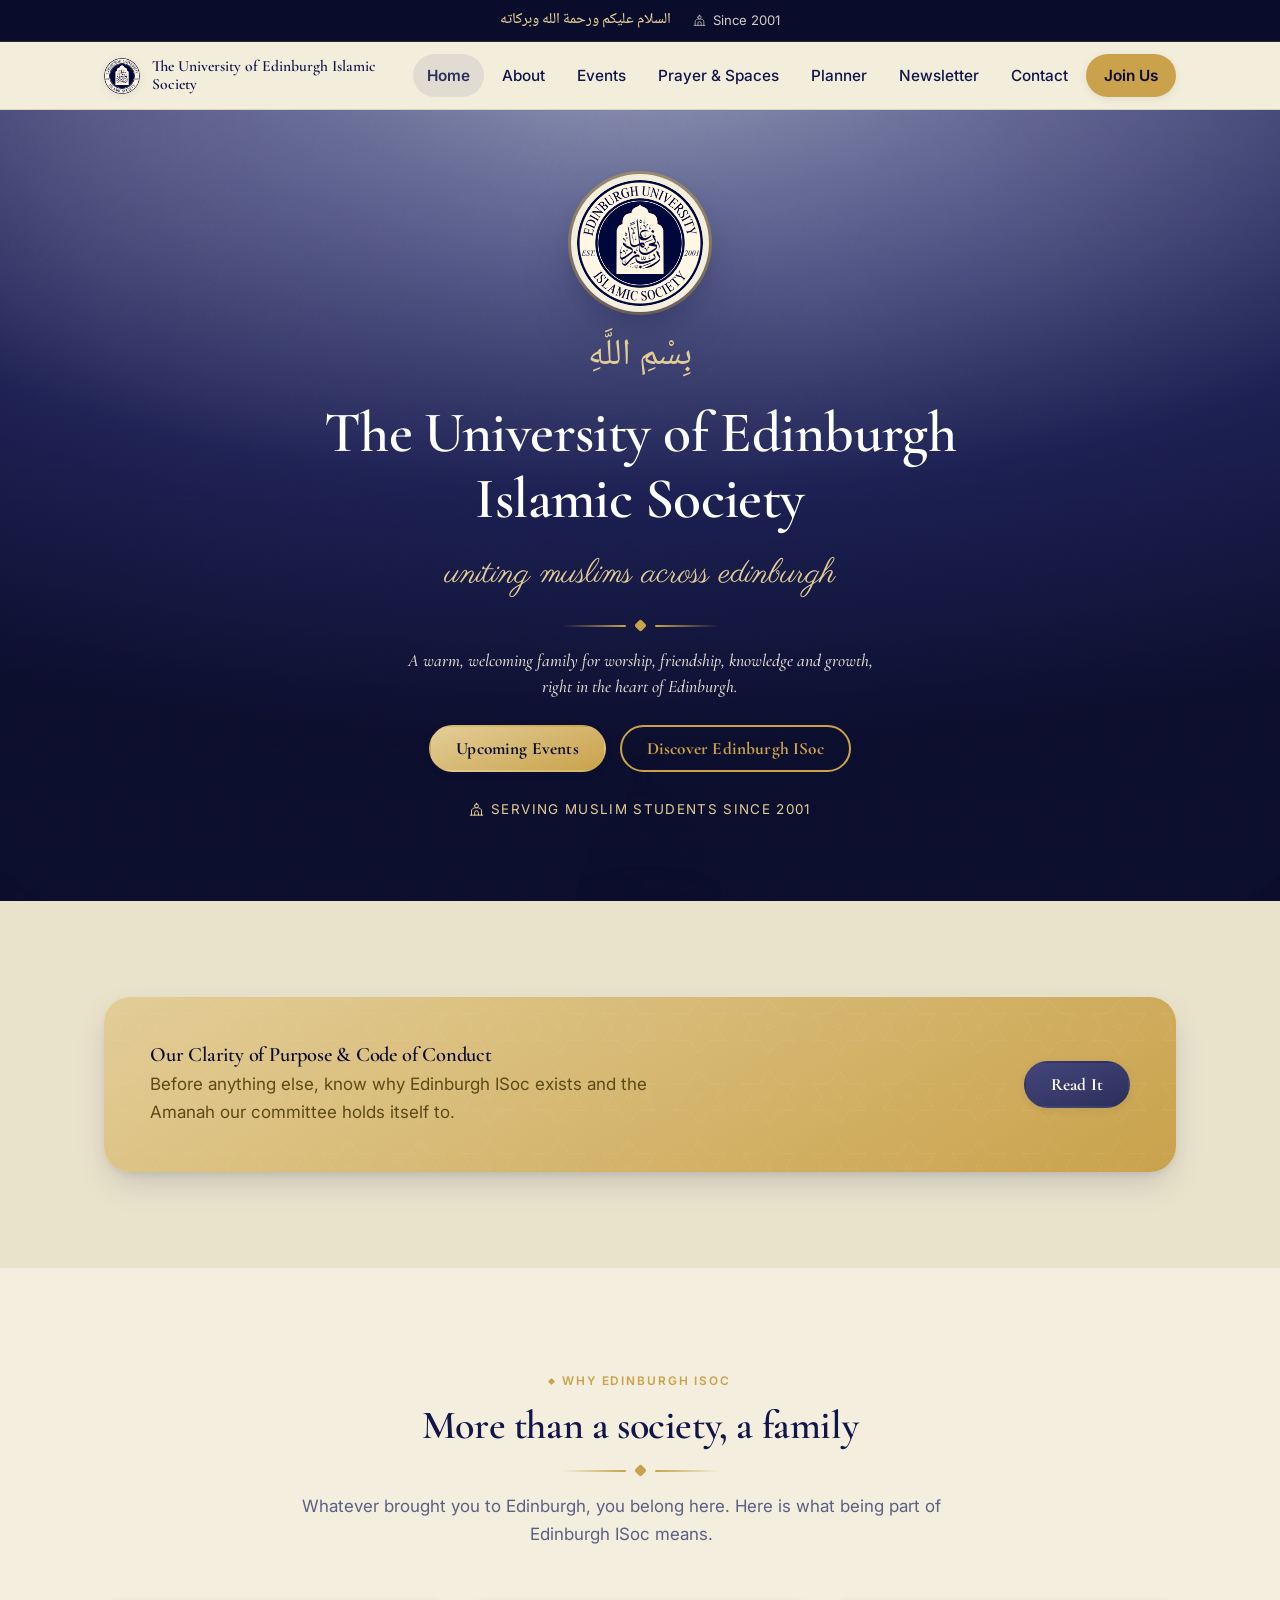
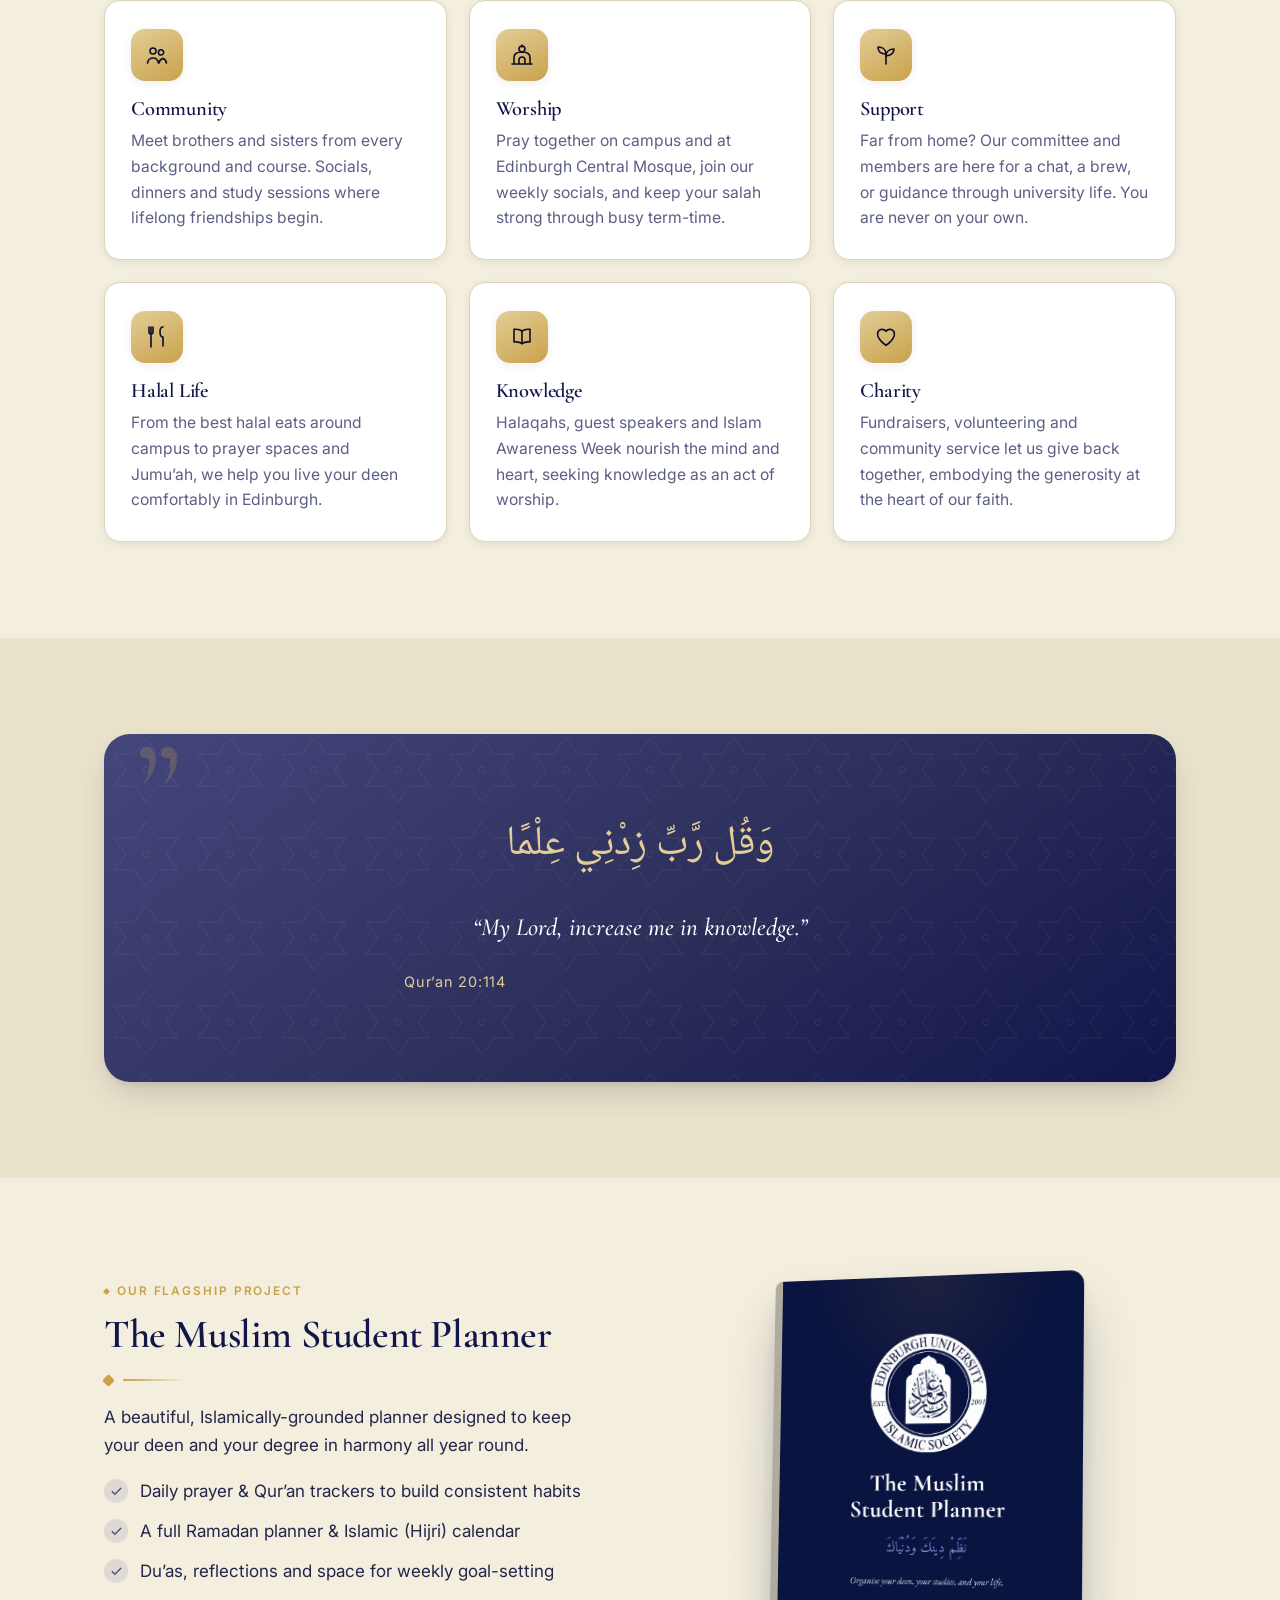
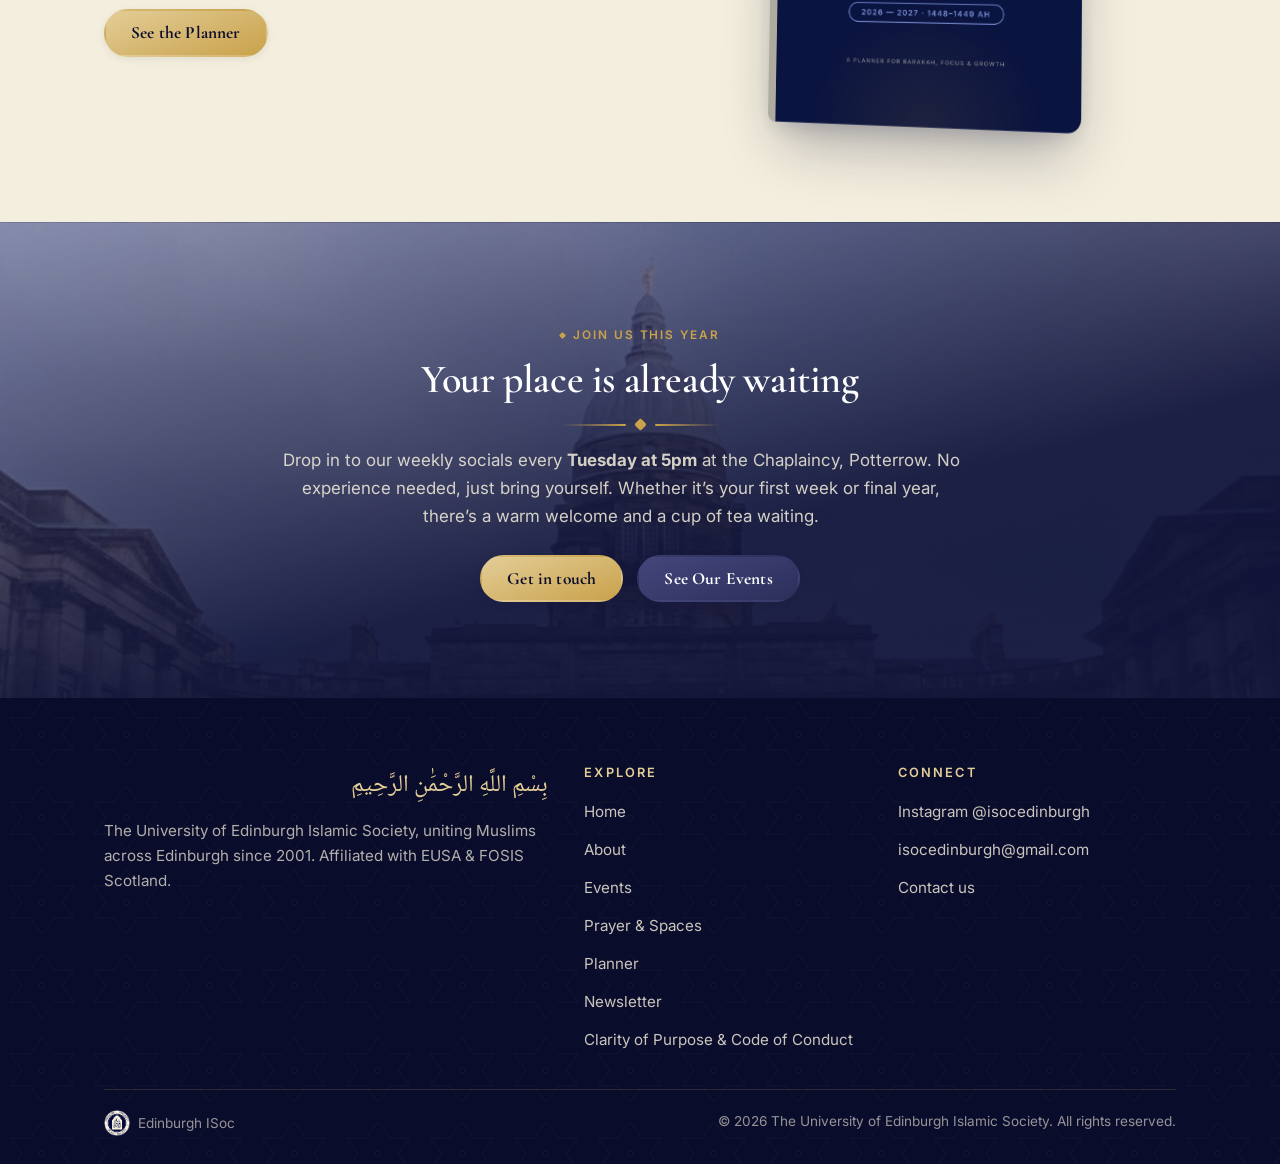
<file: index.html>
<!DOCTYPE html>
<html lang="en">
<head>
  <meta charset="UTF-8" />
  <meta name="viewport" content="width=device-width, initial-scale=1.0" />
  <title>The University of Edinburgh Islamic Society · Edinburgh ISoc</title>
  <meta name="description" content="The University of Edinburgh Islamic Society (Edinburgh ISoc): uniting Muslims across Edinburgh. Community, worship, support and knowledge since 2001." />
  <link rel="icon" type="image/png" href="/favicon.png" />
  <link rel="preconnect" href="https://fonts.googleapis.com" />
  <link rel="preconnect" href="https://fonts.gstatic.com" crossorigin />
  <link rel="stylesheet" href="assets/style.css" />
</head>
<body>

  <!-- ===== Salaam top bar ===== -->
  <div class="topbar">
    <div class="topbar-inner">
      <span class="salaam">السلام عليكم ورحمة الله وبركاته</span>
      <span class="tb-item"><svg viewBox="0 0 24 24" fill="none" stroke="currentColor" stroke-width="1.6" stroke-linecap="round" stroke-linejoin="round" aria-hidden="true"><path d="M12 2v2M9 6a3 3 0 1 1 6 0c0 1.7-1.3 2.6-3 3.4C10.3 8.6 9 7.7 9 6Z"/><path d="M4 21v-6.5C4 11 7 9 12 9s8 2 8 5.5V21"/><path d="M2 21h20M9 21v-4a3 3 0 0 1 6 0v4"/></svg> Since 2001</span>
    </div>
  </div>

  <!-- ===== Sticky nav ===== -->
  <header class="nav">
    <nav class="nav-inner" aria-label="Primary">
      <a class="brand" href="index.html" aria-label="The University of Edinburgh Islamic Society home">
        <img class="brand-mark" src="assets/logo-mark.png" alt="Edinburgh ISoc crescent logo" width="36" height="36"
          onerror="this.outerHTML='&lt;svg class=&quot;brand-mark&quot; viewBox=&quot;0 0 100 100&quot; width=&quot;36&quot; height=&quot;36&quot; aria-hidden=&quot;true&quot;&gt;&lt;path d=&quot;M68 12a40 40 0 1 0 0 76 32 32 0 1 1 0-76z&quot; fill=&quot;%23c9a24b&quot;/&gt;&lt;/svg&gt;'" />
        <span class="brand-text"><b>The University of Edinburgh Islamic Society</b></span>
      </a>
      <div class="nav-links">
        <a href="index.html" class="active" aria-current="page">Home</a>
        <a href="about.html">About</a>
        <a href="fixr.html">Events</a>
        <a href="prayer.html">Prayer &amp; Spaces</a>
        <a href="planner.html">Planner</a>
        <a href="newsletter.html">Newsletter</a>
        <a href="contact.html">Contact</a>
        <a href="https://www.eusa.ed.ac.uk/shop?activity_id=201" class="nav-cta" target="_blank" rel="noopener">Join Us</a>
      </div>
      <button class="hamburger" aria-label="Open menu" aria-expanded="false" aria-controls="primary-menu">
        <span></span><span></span><span></span>
      </button>
    </nav>
  </header>
  <div class="nav-overlay" aria-hidden="true"></div>

  <main>
    <!-- ===== Hero ===== -->
    <section class="hero">
      <div class="hero-bg"></div>
      <div class="hero-scrim"></div>
      <div class="hero-pattern"></div>
      <div class="hero-inner">
        <img class="logo-full" src="assets/logo-full.png" alt="University of Edinburgh Islamic Society" width="148"
          onerror="this.outerHTML='&lt;svg class=&quot;logo-full&quot; viewBox=&quot;0 0 100 100&quot; width=&quot;148&quot; height=&quot;148&quot; aria-hidden=&quot;true&quot;&gt;&lt;path d=&quot;M68 12a40 40 0 1 0 0 76 32 32 0 1 1 0-76z&quot; fill=&quot;%23c9a24b&quot;/&gt;&lt;/svg&gt;'" />
        <p class="bismillah">بِسْمِ اللَّهِ</p>
        <h1>The University of Edinburgh<br />Islamic Society</h1>
        <span class="hero-script">uniting muslims across edinburgh</span>
        <div class="gold-rule"><span class="diamond"></span></div>
        <p class="hero-lead">A warm, welcoming family for worship, friendship, knowledge and growth, right in the heart of Edinburgh.</p>
        <div class="btn-row center">
          <a class="btn btn-gold" href="fixr.html">Upcoming Events</a>
          <a class="btn btn-ghost" href="about.html">Discover Edinburgh ISoc</a>
        </div>
        <p class="hero-meta"><span><svg viewBox="0 0 24 24" fill="none" stroke="currentColor" stroke-width="1.6" stroke-linecap="round" stroke-linejoin="round" aria-hidden="true"><path d="M12 2v2M9 6a3 3 0 1 1 6 0c0 1.7-1.3 2.6-3 3.4C10.3 8.6 9 7.7 9 6Z"/><path d="M4 21v-6.5C4 11 7 9 12 9s8 2 8 5.5V21"/><path d="M2 21h20M9 21v-4a3 3 0 0 1 6 0v4"/></svg> Serving Muslim students since 2001</span></p>
      </div>
    </section>

    <!-- ===== Clarity of Purpose & Code of Conduct ===== -->
    <section class="section section--panel">
      <div class="container">
        <div class="cta-band reveal">
          <div>
            <h3>Our Clarity of Purpose &amp; Code of Conduct</h3>
            <p>Before anything else, know why Edinburgh ISoc exists and the Amanah our committee holds itself to.</p>
          </div>
          <a class="btn btn-green" href="conduct.html">Read It</a>
        </div>
      </div>
    </section>

    <!-- ===== Why Edinburgh ISoc ===== -->
    <section class="section section--cream">
      <div class="container">
        <div class="section-head reveal">
          <span class="eyebrow">Why Edinburgh ISoc</span>
          <h2>More than a society, a family</h2>
          <div class="gold-rule"><span class="diamond"></span></div>
          <p>Whatever brought you to Edinburgh, you belong here. Here is what being part of Edinburgh ISoc means.</p>
        </div>
        <div class="grid grid-3">
          <article class="card reveal">
            <span class="icon-chip" aria-hidden="true"><svg viewBox="0 0 24 24" fill="none" stroke="currentColor" stroke-width="1.6" stroke-linecap="round" stroke-linejoin="round" aria-hidden="true"><path d="M8 11a3 3 0 1 0 0-6 3 3 0 0 0 0 6Zm8 1a2.6 2.6 0 1 0 0-5.2 2.6 2.6 0 0 0 0 5.2ZM2.5 20c.6-3.2 3-5 5.5-5s4.9 1.8 5.5 5M14 20c.4-2.3 1.8-4 3.7-4.6 2 .5 3.3 2.3 3.8 4.6"/></svg></span>
            <h3>Community</h3>
            <p>Meet brothers and sisters from every background and course. Socials, dinners and study sessions where lifelong friendships begin.</p>
          </article>
          <article class="card reveal">
            <span class="icon-chip" aria-hidden="true"><svg viewBox="0 0 24 24" fill="none" stroke="currentColor" stroke-width="1.6" stroke-linecap="round" stroke-linejoin="round" aria-hidden="true"><path d="M12 2v2M9 6a3 3 0 1 1 6 0c0 1.7-1.3 2.6-3 3.4C10.3 8.6 9 7.7 9 6Z"/><path d="M4 21v-6.5C4 11 7 9 12 9s8 2 8 5.5V21"/><path d="M2 21h20M9 21v-4a3 3 0 0 1 6 0v4"/></svg></span>
            <h3>Worship</h3>
            <p>Pray together on campus and at Edinburgh Central Mosque, join our weekly socials, and keep your salah strong through busy term-time.</p>
          </article>
          <article class="card reveal">
            <span class="icon-chip" aria-hidden="true"><svg viewBox="0 0 24 24" fill="none" stroke="currentColor" stroke-width="1.6" stroke-linecap="round" stroke-linejoin="round" aria-hidden="true"><path d="M12 21V11"/><path d="M12 11C12 6 8 4 4 4c0 4.5 2.8 7 8 7Z"/><path d="M12 13c0-4.5 3.5-7 8-7 0 4-3 6.5-8 7Z"/></svg></span>
            <h3>Support</h3>
            <p>Far from home? Our committee and members are here for a chat, a brew, or guidance through university life. You are never on your own.</p>
          </article>
          <article class="card reveal">
            <span class="icon-chip" aria-hidden="true"><svg viewBox="0 0 24 24" fill="none" stroke="currentColor" stroke-width="1.6" stroke-linecap="round" stroke-linejoin="round" aria-hidden="true"><path d="M6 2v8M4 2v5a2 2 0 0 0 4 0V2M6 10v12M18 2c-1.7 0-3 2-3 5s1 5 3 5v9"/></svg></span>
            <h3>Halal Life</h3>
            <p>From the best halal eats around campus to prayer spaces and Jumu’ah, we help you live your deen comfortably in Edinburgh.</p>
          </article>
          <article class="card reveal">
            <span class="icon-chip" aria-hidden="true"><svg viewBox="0 0 24 24" fill="none" stroke="currentColor" stroke-width="1.6" stroke-linecap="round" stroke-linejoin="round" aria-hidden="true"><path d="M12 6c-2-1.5-4.5-2-8-1.6V17c3.5-.4 6 .1 8 1.6 2-1.5 4.5-2 8-1.6V4.4C16.5 4 14 4.5 12 6Z"/><path d="M12 6v12.6"/></svg></span>
            <h3>Knowledge</h3>
            <p>Halaqahs, guest speakers and Islam Awareness Week nourish the mind and heart, seeking knowledge as an act of worship.</p>
          </article>
          <article class="card reveal">
            <span class="icon-chip" aria-hidden="true"><svg viewBox="0 0 24 24" fill="none" stroke="currentColor" stroke-width="1.6" stroke-linecap="round" stroke-linejoin="round" aria-hidden="true"><path d="M12 20.2S3.6 15 3.6 9a4.6 4.6 0 0 1 8.4-2.6A4.6 4.6 0 0 1 20.4 9c0 6-8.4 11.2-8.4 11.2Z"/></svg></span>
            <h3>Charity</h3>
            <p>Fundraisers, volunteering and community service let us give back together, embodying the generosity at the heart of our faith.</p>
          </article>
        </div>
      </div>
    </section>

    <!-- ===== Qur'an quote band ===== -->
    <section class="section section--panel">
      <div class="container">
        <div class="quote-band reveal">
          <p class="ar">وَقُل رَّبِّ زِدْنِي عِلْمًا</p>
          <p class="tr">“My Lord, increase me in knowledge.”</p>
          <p class="ref">Qur’an 20:114</p>
        </div>
      </div>
    </section>

    <!-- ===== Planner feature ===== -->
    <section class="section section--cream">
      <div class="container">
        <div class="feature">
          <div class="reveal">
            <span class="eyebrow">Our flagship project</span>
            <h2>The Muslim Student Planner</h2>
            <div class="gold-rule start"><span class="diamond"></span></div>
            <p>A beautiful, Islamically-grounded planner designed to keep your deen and your degree in harmony all year round.</p>
            <ul class="ticklist">
              <li><span class="tick"><svg viewBox="0 0 24 24" fill="none" stroke="currentColor" stroke-width="2.2" stroke-linecap="round" stroke-linejoin="round" aria-hidden="true"><path d="m4 12 5 5 11-11"/></svg></span><span>Daily prayer &amp; Qur’an trackers to build consistent habits</span></li>
              <li><span class="tick"><svg viewBox="0 0 24 24" fill="none" stroke="currentColor" stroke-width="2.2" stroke-linecap="round" stroke-linejoin="round" aria-hidden="true"><path d="m4 12 5 5 11-11"/></svg></span><span>A full Ramadan planner &amp; Islamic (Hijri) calendar</span></li>
              <li><span class="tick"><svg viewBox="0 0 24 24" fill="none" stroke="currentColor" stroke-width="2.2" stroke-linecap="round" stroke-linejoin="round" aria-hidden="true"><path d="m4 12 5 5 11-11"/></svg></span><span>Du’as, reflections and space for weekly goal-setting</span></li>
            </ul>
            <div class="btn-row">
              <a class="btn btn-gold" href="planner.html">See the Planner</a>
            </div>
          </div>
          <div class="reveal">
            <div class="book-wrap">
              <img class="book-cover" src="assets/planner-cover.jpg" alt="The Muslim Student Planner 2026–27 cover" />
            </div>
          </div>
        </div>
      </div>
    </section>

    <!-- ===== Final CTA ===== -->
    <section class="section section--ink has-photo">
      <div class="container">
        <div class="section-head reveal" style="margin-bottom:24px;">
          <span class="eyebrow">Join us this year</span>
          <h2 style="color:var(--white);">Your place is already waiting</h2>
          <div class="gold-rule"><span class="diamond"></span></div>
          <p style="color:rgba(243,238,221,.85);">Drop in to our weekly socials every <strong>Tuesday at 5pm</strong> at the Chaplaincy, Potterrow. No experience needed, just bring yourself. Whether it’s your first week or final year, there’s a warm welcome and a cup of tea waiting.</p>
        </div>
        <div class="btn-row center reveal">
          <a class="btn btn-gold" href="contact.html">Get in touch</a>
          <a class="btn btn-green" href="fixr.html">See Our Events</a>
        </div>
      </div>
    </section>
  </main>

  <!-- ===== Footer ===== -->
  <footer class="footer">
    <div class="container">
      <div class="footer-grid">
        <div class="footer-about">
          <p class="bismillah">بِسْمِ اللَّهِ الرَّحْمَٰنِ الرَّحِيمِ</p>
          <p>The University of Edinburgh Islamic Society, uniting Muslims across Edinburgh since 2001. Affiliated with EUSA &amp; FOSIS Scotland.</p>
        </div>
        <div>
          <h4>Explore</h4>
          <ul>
            <li><a href="index.html">Home</a></li>
            <li><a href="about.html">About</a></li>
            <li><a href="fixr.html">Events</a></li>
            <li><a href="prayer.html">Prayer &amp; Spaces</a></li>
            <li><a href="planner.html">Planner</a></li>
            <li><a href="newsletter.html">Newsletter</a></li>
            <li><a href="conduct.html">Clarity of Purpose &amp; Code of Conduct</a></li>
          </ul>
        </div>
        <div>
          <h4>Connect</h4>
          <ul>
            <li><a href="https://instagram.com/isocedinburgh" target="_blank" rel="noopener">Instagram @isocedinburgh</a></li>
            <li><a href="mailto:isocedinburgh@gmail.com">isocedinburgh@gmail.com</a></li>
            <li><a href="contact.html">Contact us</a></li>
          </ul>
        </div>
      </div>
      <div class="footer-bottom">
        <span class="brand-mini">
          <img src="assets/logo-mark.png" alt="" aria-hidden="true" width="26" height="26" onerror="this.style.display='none'" />
          Edinburgh ISoc
        </span>
        <span>&copy; <span id="year">2026</span> The University of Edinburgh Islamic Society. All rights reserved.</span>
      </div>
    </div>
  </footer>

  <script src="assets/script.js"></script>
</body>
</html>
</file>
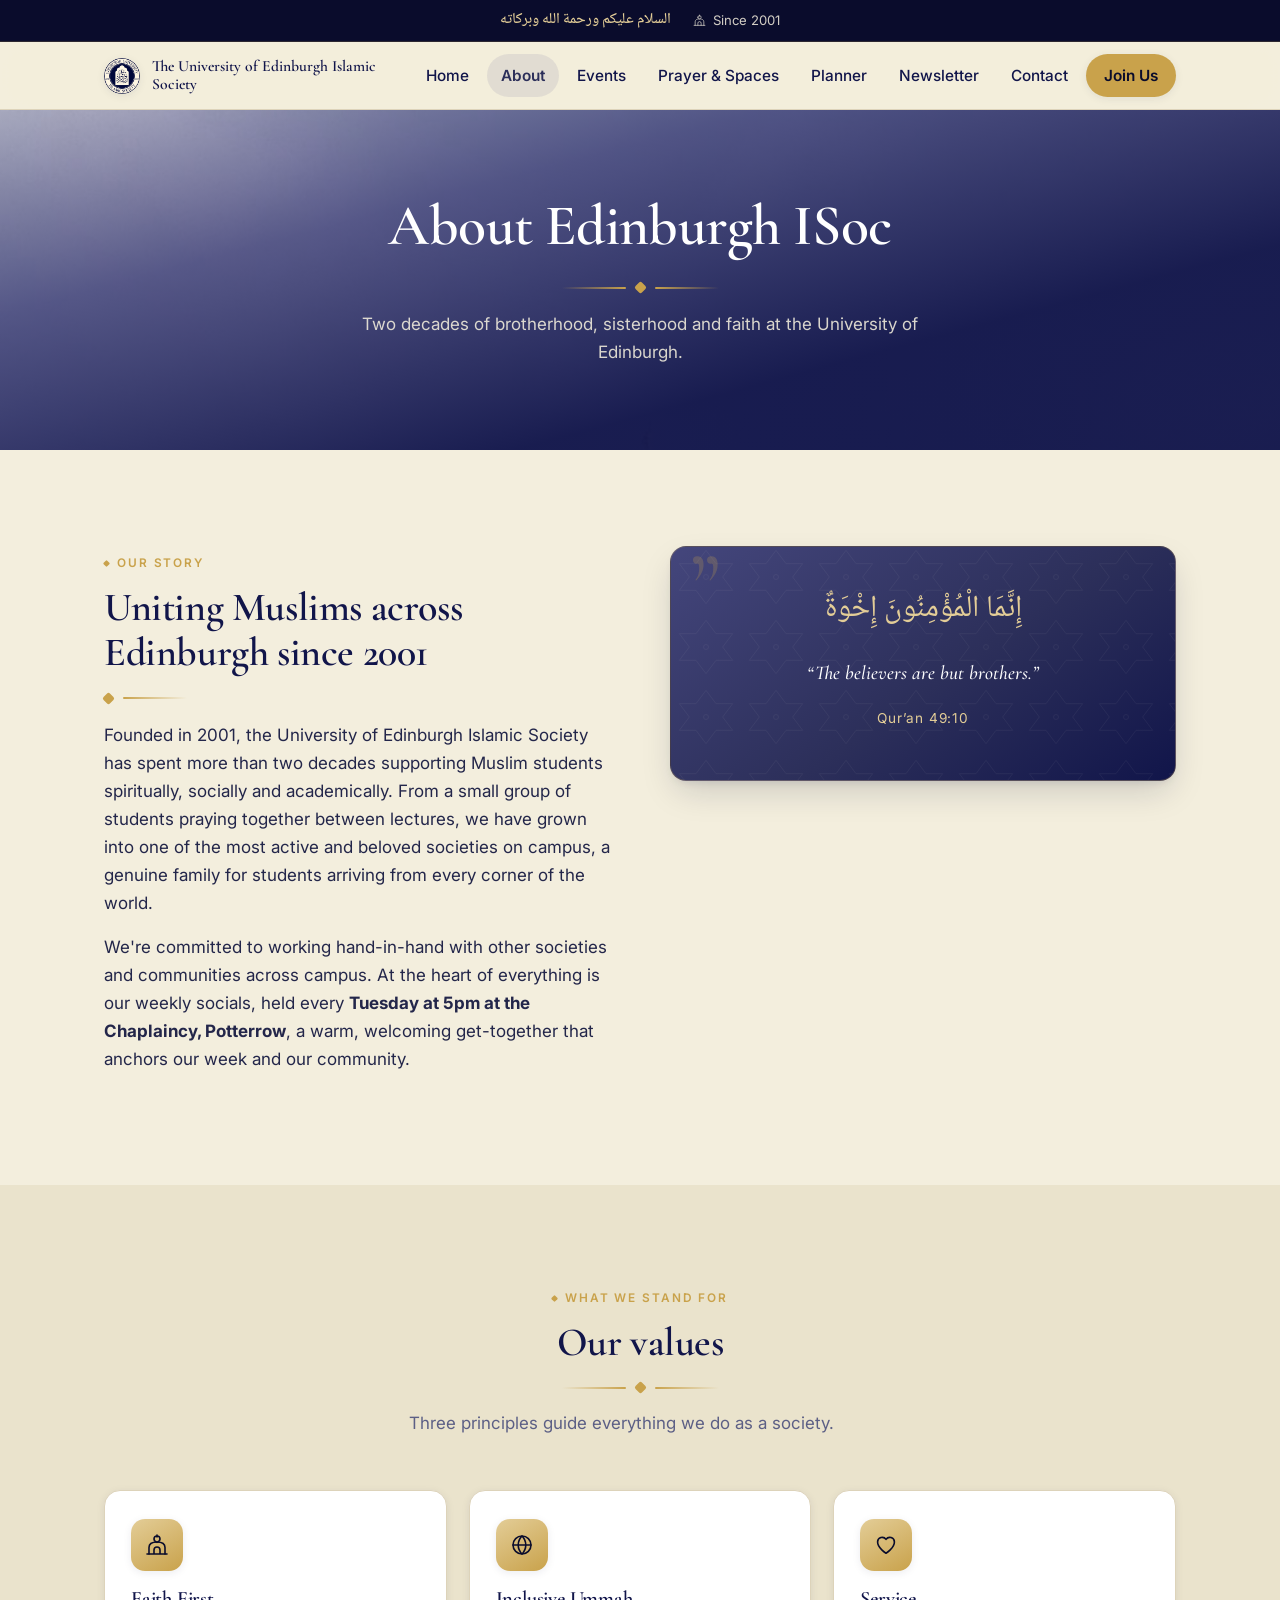
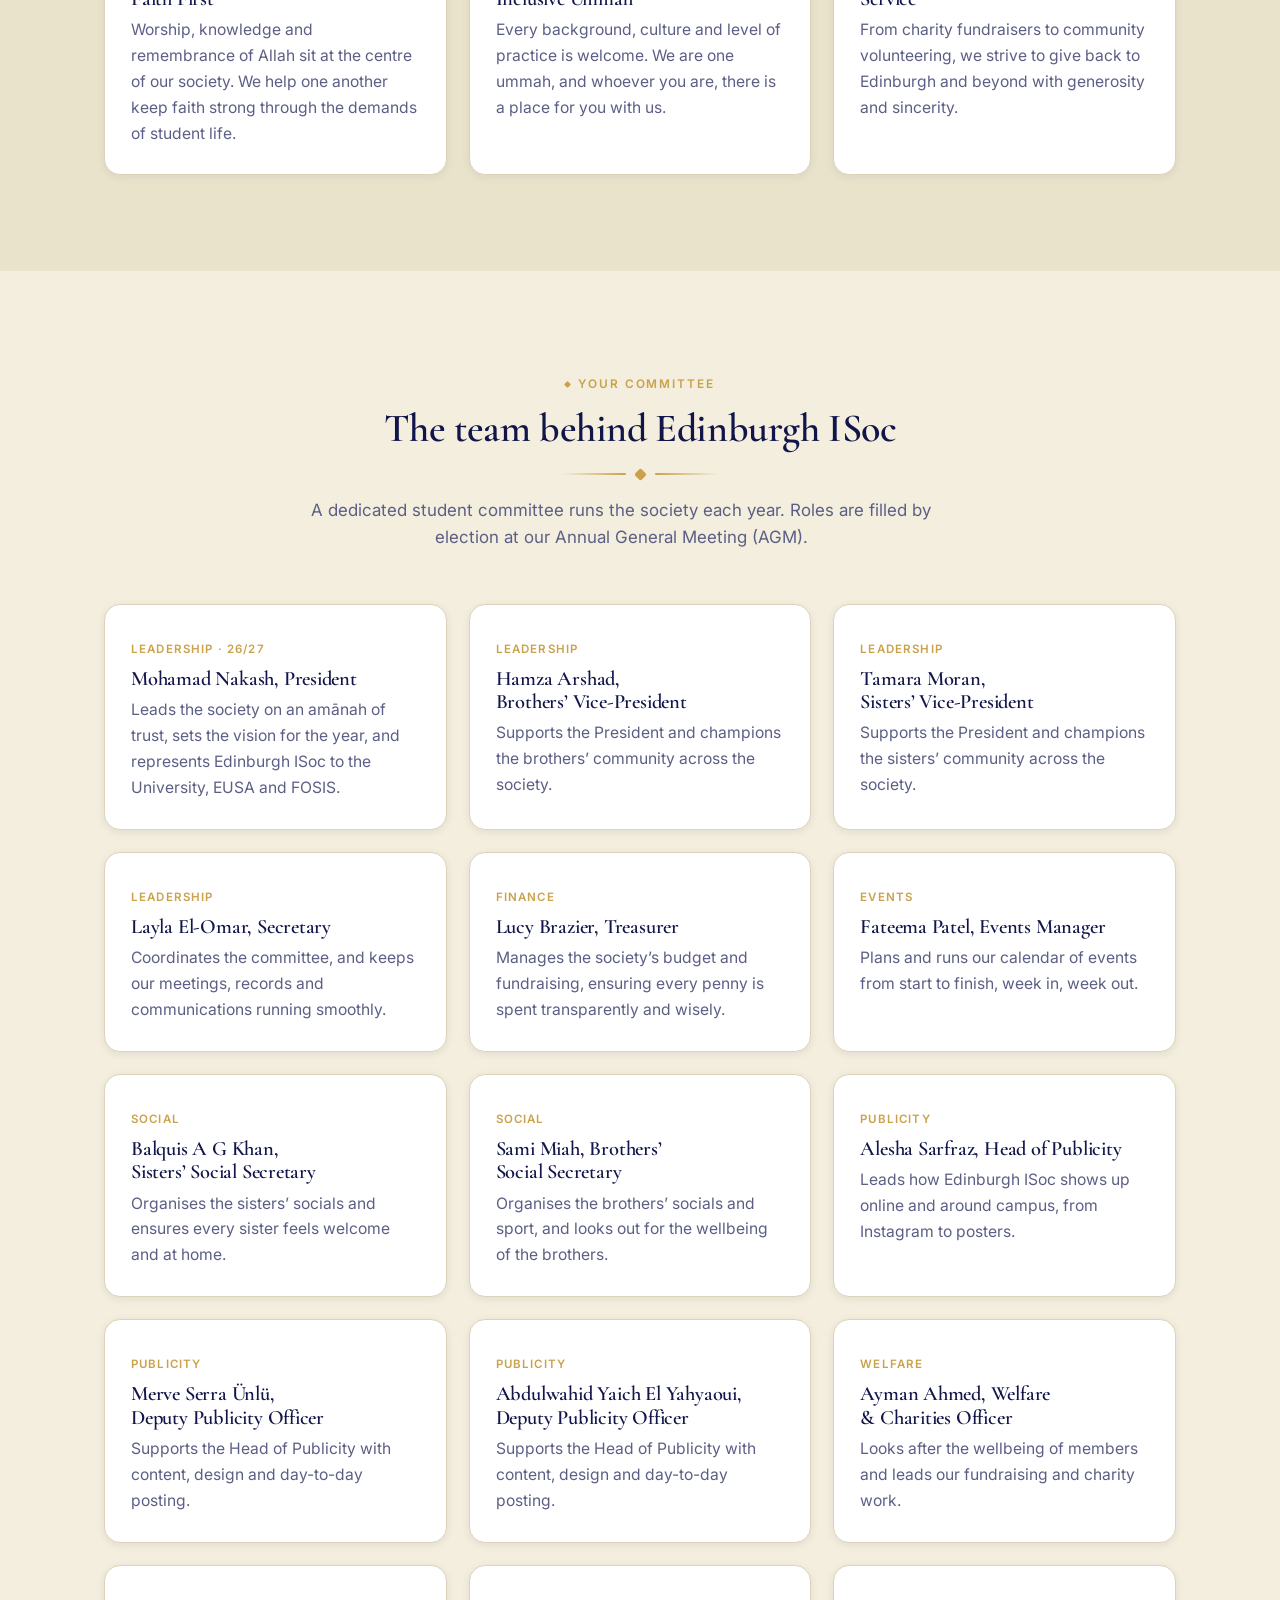
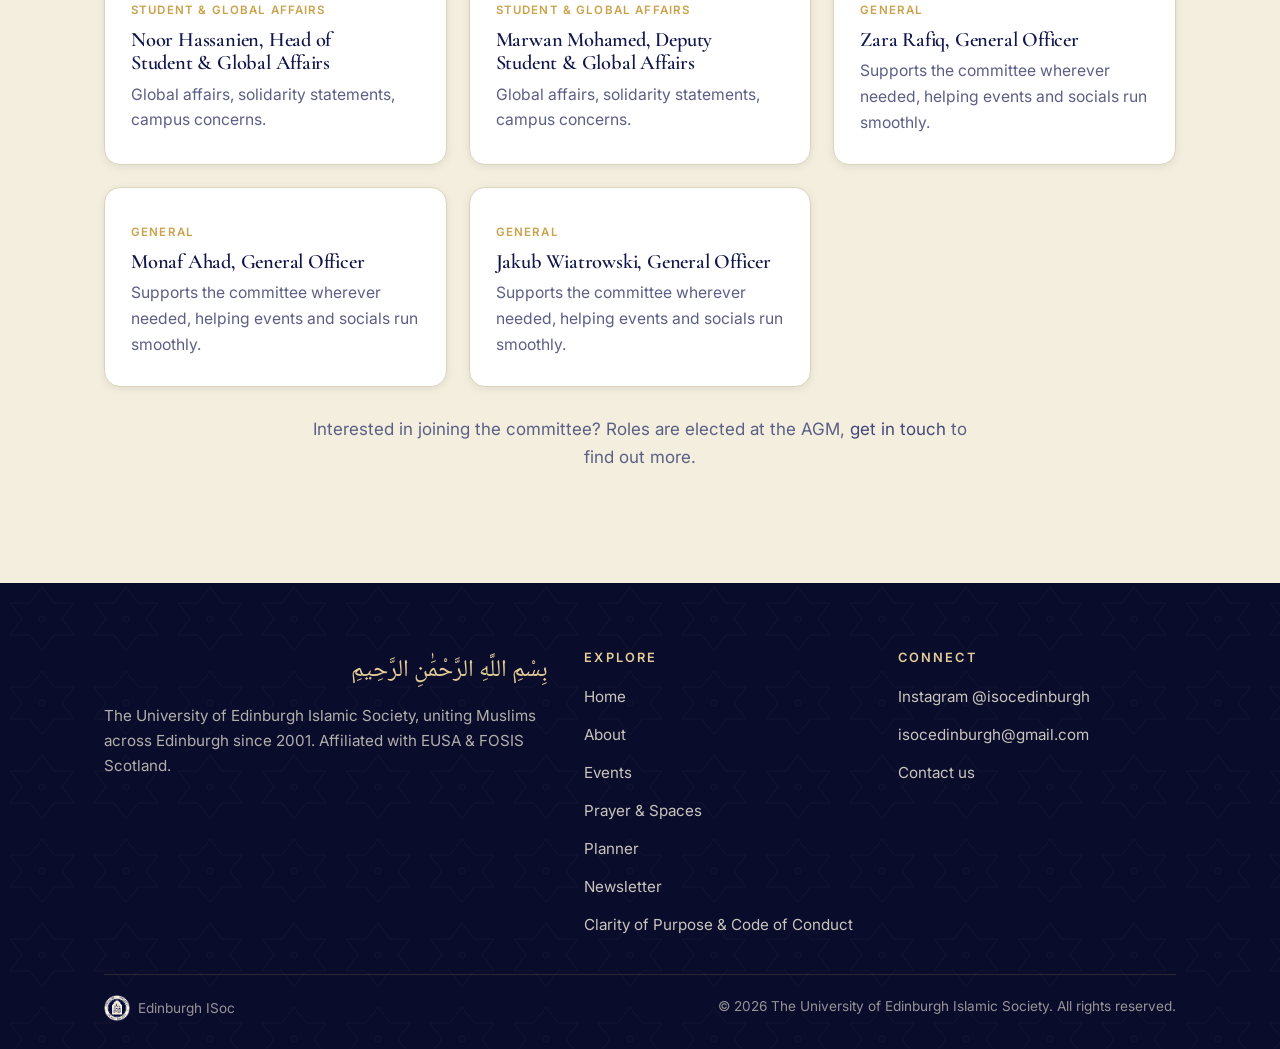
<file: about.html>
<!DOCTYPE html>
<html lang="en">
<head>
  <meta charset="UTF-8" />
  <meta name="viewport" content="width=device-width, initial-scale=1.0" />
  <title>About · Edinburgh ISoc</title>
  <meta name="description" content="About the University of Edinburgh Islamic Society (Edinburgh ISoc): our story since 2001, our values, and our committee." />
  <link rel="icon" type="image/png" href="/favicon.png" />
  <link rel="preconnect" href="https://fonts.googleapis.com" />
  <link rel="preconnect" href="https://fonts.gstatic.com" crossorigin />
  <link rel="stylesheet" href="assets/style.css" />
</head>
<body>

  <div class="topbar">
    <div class="topbar-inner">
      <span class="salaam">السلام عليكم ورحمة الله وبركاته</span>
      <span class="tb-item"><svg viewBox="0 0 24 24" fill="none" stroke="currentColor" stroke-width="1.6" stroke-linecap="round" stroke-linejoin="round" aria-hidden="true"><path d="M12 2v2M9 6a3 3 0 1 1 6 0c0 1.7-1.3 2.6-3 3.4C10.3 8.6 9 7.7 9 6Z"/><path d="M4 21v-6.5C4 11 7 9 12 9s8 2 8 5.5V21"/><path d="M2 21h20M9 21v-4a3 3 0 0 1 6 0v4"/></svg> Since 2001</span>
    </div>
  </div>

  <header class="nav">
    <nav class="nav-inner" aria-label="Primary">
      <a class="brand" href="index.html" aria-label="The University of Edinburgh Islamic Society home">
        <img class="brand-mark" src="assets/logo-mark.png" alt="Edinburgh ISoc crescent logo" width="36" height="36"
          onerror="this.outerHTML='&lt;svg class=&quot;brand-mark&quot; viewBox=&quot;0 0 100 100&quot; width=&quot;36&quot; height=&quot;36&quot; aria-hidden=&quot;true&quot;&gt;&lt;path d=&quot;M68 12a40 40 0 1 0 0 76 32 32 0 1 1 0-76z&quot; fill=&quot;%23c9a24b&quot;/&gt;&lt;/svg&gt;'" />
        <span class="brand-text"><b>The University of Edinburgh Islamic Society</b></span>
      </a>
      <div class="nav-links">
        <a href="index.html">Home</a>
        <a href="about.html" class="active" aria-current="page">About</a>
        <a href="fixr.html">Events</a>
        <a href="prayer.html">Prayer &amp; Spaces</a>
        <a href="planner.html">Planner</a>
        <a href="newsletter.html">Newsletter</a>
        <a href="contact.html">Contact</a>
        <a href="https://www.eusa.ed.ac.uk/shop?activity_id=201" class="nav-cta" target="_blank" rel="noopener">Join Us</a>
      </div>
      <button class="hamburger" aria-label="Open menu" aria-expanded="false" aria-controls="primary-menu">
        <span></span><span></span><span></span>
      </button>
    </nav>
  </header>
  <div class="nav-overlay" aria-hidden="true"></div>

  <main>
    <section class="page-hero">
      <div class="hero-bg"></div>
      <div class="hero-scrim"></div>
      <div class="hero-inner">
        <h1>About Edinburgh ISoc</h1>
        <div class="gold-rule"><span class="diamond"></span></div>
        <p class="hero-lead">Two decades of brotherhood, sisterhood and faith at the University of Edinburgh.</p>
      </div>
    </section>

    <!-- ===== Story ===== -->
    <section class="section section--cream">
      <div class="container">
        <div class="feature">
          <div class="reveal">
            <span class="eyebrow">Our story</span>
            <h2>Uniting Muslims across Edinburgh since 2001</h2>
            <div class="gold-rule start"><span class="diamond"></span></div>
            <p>Founded in 2001, the University of Edinburgh Islamic Society has spent more than two decades supporting Muslim students spiritually, socially and academically. From a small group of students praying together between lectures, we have grown into one of the most active and beloved societies on campus, a genuine family for students arriving from every corner of the world.</p>
            <p>We're committed to working hand-in-hand with other societies and communities across campus. At the heart of everything is our weekly socials, held every <strong>Tuesday at 5pm at the Chaplaincy, Potterrow</strong>, a warm, welcoming get-together that anchors our week and our community.</p>
          </div>
          <div class="reveal">
            <div class="quote-card">
              <p class="ar">إِنَّمَا الْمُؤْمِنُونَ إِخْوَةٌ</p>
              <p class="tr">“The believers are but brothers.”</p>
              <p class="ref">Qur’an 49:10</p>
            </div>
          </div>
        </div>
      </div>
    </section>

    <!-- ===== Values ===== -->
    <section class="section section--panel">
      <div class="container">
        <div class="section-head reveal">
          <span class="eyebrow">What we stand for</span>
          <h2>Our values</h2>
          <div class="gold-rule"><span class="diamond"></span></div>
          <p>Three principles guide everything we do as a society.</p>
        </div>
        <div class="grid grid-3">
          <article class="card reveal">
            <span class="icon-chip" aria-hidden="true"><svg viewBox="0 0 24 24" fill="none" stroke="currentColor" stroke-width="1.6" stroke-linecap="round" stroke-linejoin="round" aria-hidden="true"><path d="M12 2v2M9 6a3 3 0 1 1 6 0c0 1.7-1.3 2.6-3 3.4C10.3 8.6 9 7.7 9 6Z"/><path d="M4 21v-6.5C4 11 7 9 12 9s8 2 8 5.5V21"/><path d="M2 21h20M9 21v-4a3 3 0 0 1 6 0v4"/></svg></span>
            <h3>Faith First</h3>
            <p>Worship, knowledge and remembrance of Allah sit at the centre of our society. We help one another keep faith strong through the demands of student life.</p>
          </article>
          <article class="card reveal">
            <span class="icon-chip" aria-hidden="true"><svg viewBox="0 0 24 24" fill="none" stroke="currentColor" stroke-width="1.6" stroke-linecap="round" stroke-linejoin="round" aria-hidden="true"><circle cx="12" cy="12" r="9"/><path d="M3 12h18M12 3c2.5 2.6 3.8 5.7 3.8 9s-1.3 6.4-3.8 9c-2.5-2.6-3.8-5.7-3.8-9S9.5 5.6 12 3Z"/></svg></span>
            <h3>Inclusive Ummah</h3>
            <p>Every background, culture and level of practice is welcome. We are one ummah, and whoever you are, there is a place for you with us.</p>
          </article>
          <article class="card reveal">
            <span class="icon-chip" aria-hidden="true"><svg viewBox="0 0 24 24" fill="none" stroke="currentColor" stroke-width="1.6" stroke-linecap="round" stroke-linejoin="round" aria-hidden="true"><path d="M12 20.2S3.6 15 3.6 9a4.6 4.6 0 0 1 8.4-2.6A4.6 4.6 0 0 1 20.4 9c0 6-8.4 11.2-8.4 11.2Z"/></svg></span>
            <h3>Service</h3>
            <p>From charity fundraisers to community volunteering, we strive to give back to Edinburgh and beyond with generosity and sincerity.</p>
          </article>
        </div>
      </div>
    </section>

    <!-- ===== Committee ===== -->
    <section class="section section--cream">
      <div class="container">
        <div class="section-head reveal">
          <span class="eyebrow">Your committee</span>
          <h2>The team behind Edinburgh ISoc</h2>
          <div class="gold-rule"><span class="diamond"></span></div>
          <p>A dedicated student committee runs the society each year. Roles are filled by election at our Annual General Meeting (AGM).</p>
        </div>
        <div class="grid grid-3">
          <article class="card reveal">
            <span class="role-tag">Leadership · 26/27</span>
            <h3>Mohamad Nakash, President</h3>
            <p>Leads the society on an amānah of trust, sets the vision for the year, and represents Edinburgh ISoc to the University, EUSA and FOSIS.</p>
          </article>
          <article class="card reveal">
            <span class="role-tag">Leadership</span>
            <h3>Hamza Arshad, Brothers’ Vice-President</h3>
            <p>Supports the President and champions the brothers’ community across the society.</p>
          </article>
          <article class="card reveal">
            <span class="role-tag">Leadership</span>
            <h3>Tamara Moran, Sisters’ Vice-President</h3>
            <p>Supports the President and champions the sisters’ community across the society.</p>
          </article>
          <article class="card reveal">
            <span class="role-tag">Leadership</span>
            <h3>Layla El-Omar, Secretary</h3>
            <p>Coordinates the committee, and keeps our meetings, records and communications running smoothly.</p>
          </article>
          <article class="card reveal">
            <span class="role-tag">Finance</span>
            <h3>Lucy Brazier, Treasurer</h3>
            <p>Manages the society’s budget and fundraising, ensuring every penny is spent transparently and wisely.</p>
          </article>
          <article class="card reveal">
            <span class="role-tag">Events</span>
            <h3>Fateema Patel, Events Manager</h3>
            <p>Plans and runs our calendar of events from start to finish, week in, week out.</p>
          </article>
          <article class="card reveal">
            <span class="role-tag">Social</span>
            <h3>Balquis A G Khan, Sisters’ Social Secretary</h3>
            <p>Organises the sisters’ socials and ensures every sister feels welcome and at home.</p>
          </article>
          <article class="card reveal">
            <span class="role-tag">Social</span>
            <h3>Sami Miah, Brothers’ Social Secretary</h3>
            <p>Organises the brothers’ socials and sport, and looks out for the wellbeing of the brothers.</p>
          </article>
          <article class="card reveal">
            <span class="role-tag">Publicity</span>
            <h3>Alesha Sarfraz, Head of Publicity</h3>
            <p>Leads how Edinburgh ISoc shows up online and around campus, from Instagram to posters.</p>
          </article>
          <article class="card reveal">
            <span class="role-tag">Publicity</span>
            <h3>Merve Serra Ünlü, Deputy Publicity Officer</h3>
            <p>Supports the Head of Publicity with content, design and day-to-day posting.</p>
          </article>
          <article class="card reveal">
            <span class="role-tag">Publicity</span>
            <h3>Abdulwahid Yaich El Yahyaoui, Deputy Publicity Officer</h3>
            <p>Supports the Head of Publicity with content, design and day-to-day posting.</p>
          </article>
          <article class="card reveal">
            <span class="role-tag">Welfare</span>
            <h3>Ayman Ahmed, Welfare &amp; Charities Officer</h3>
            <p>Looks after the wellbeing of members and leads our fundraising and charity work.</p>
          </article>
          <article class="card reveal">
            <span class="role-tag">Student &amp; Global Affairs</span>
            <h3>Noor Hassanien, Head of Student &amp; Global Affairs</h3>
            <p>Global affairs, solidarity statements, campus concerns.</p>
          </article>
          <article class="card reveal">
            <span class="role-tag">Student &amp; Global Affairs</span>
            <h3>Marwan Mohamed, Deputy Student &amp; Global Affairs</h3>
            <p>Global affairs, solidarity statements, campus concerns.</p>
          </article>
          <article class="card reveal">
            <span class="role-tag">General</span>
            <h3>Zara Rafiq, General Officer</h3>
            <p>Supports the committee wherever needed, helping events and socials run smoothly.</p>
          </article>
          <article class="card reveal">
            <span class="role-tag">General</span>
            <h3>Monaf Ahad, General Officer</h3>
            <p>Supports the committee wherever needed, helping events and socials run smoothly.</p>
          </article>
          <article class="card reveal">
            <span class="role-tag">General</span>
            <h3>Jakub Wiatrowski, General Officer</h3>
            <p>Supports the committee wherever needed, helping events and socials run smoothly.</p>
          </article>
        </div>
        <p class="center" style="color:var(--muted);margin-top:28px;">Interested in joining the committee? Roles are elected at the AGM, <a href="contact.html">get in touch</a> to find out more.</p>
      </div>
    </section>
  </main>

  <footer class="footer">
    <div class="container">
      <div class="footer-grid">
        <div class="footer-about">
          <p class="bismillah">بِسْمِ اللَّهِ الرَّحْمَٰنِ الرَّحِيمِ</p>
          <p>The University of Edinburgh Islamic Society, uniting Muslims across Edinburgh since 2001. Affiliated with EUSA &amp; FOSIS Scotland.</p>
        </div>
        <div>
          <h4>Explore</h4>
          <ul>
            <li><a href="index.html">Home</a></li>
            <li><a href="about.html">About</a></li>
            <li><a href="fixr.html">Events</a></li>
            <li><a href="prayer.html">Prayer &amp; Spaces</a></li>
            <li><a href="planner.html">Planner</a></li>
            <li><a href="newsletter.html">Newsletter</a></li>
            <li><a href="conduct.html">Clarity of Purpose &amp; Code of Conduct</a></li>
          </ul>
        </div>
        <div>
          <h4>Connect</h4>
          <ul>
            <li><a href="https://instagram.com/isocedinburgh" target="_blank" rel="noopener">Instagram @isocedinburgh</a></li>
            <li><a href="mailto:isocedinburgh@gmail.com">isocedinburgh@gmail.com</a></li>
            <li><a href="contact.html">Contact us</a></li>
          </ul>
        </div>
      </div>
      <div class="footer-bottom">
        <span class="brand-mini">
          <img src="assets/logo-mark.png" alt="" aria-hidden="true" width="26" height="26" onerror="this.style.display='none'" />
          Edinburgh ISoc
        </span>
        <span>&copy; <span id="year">2026</span> The University of Edinburgh Islamic Society. All rights reserved.</span>
      </div>
    </div>
  </footer>

  <script src="assets/script.js"></script>
</body>
</html>
</file>
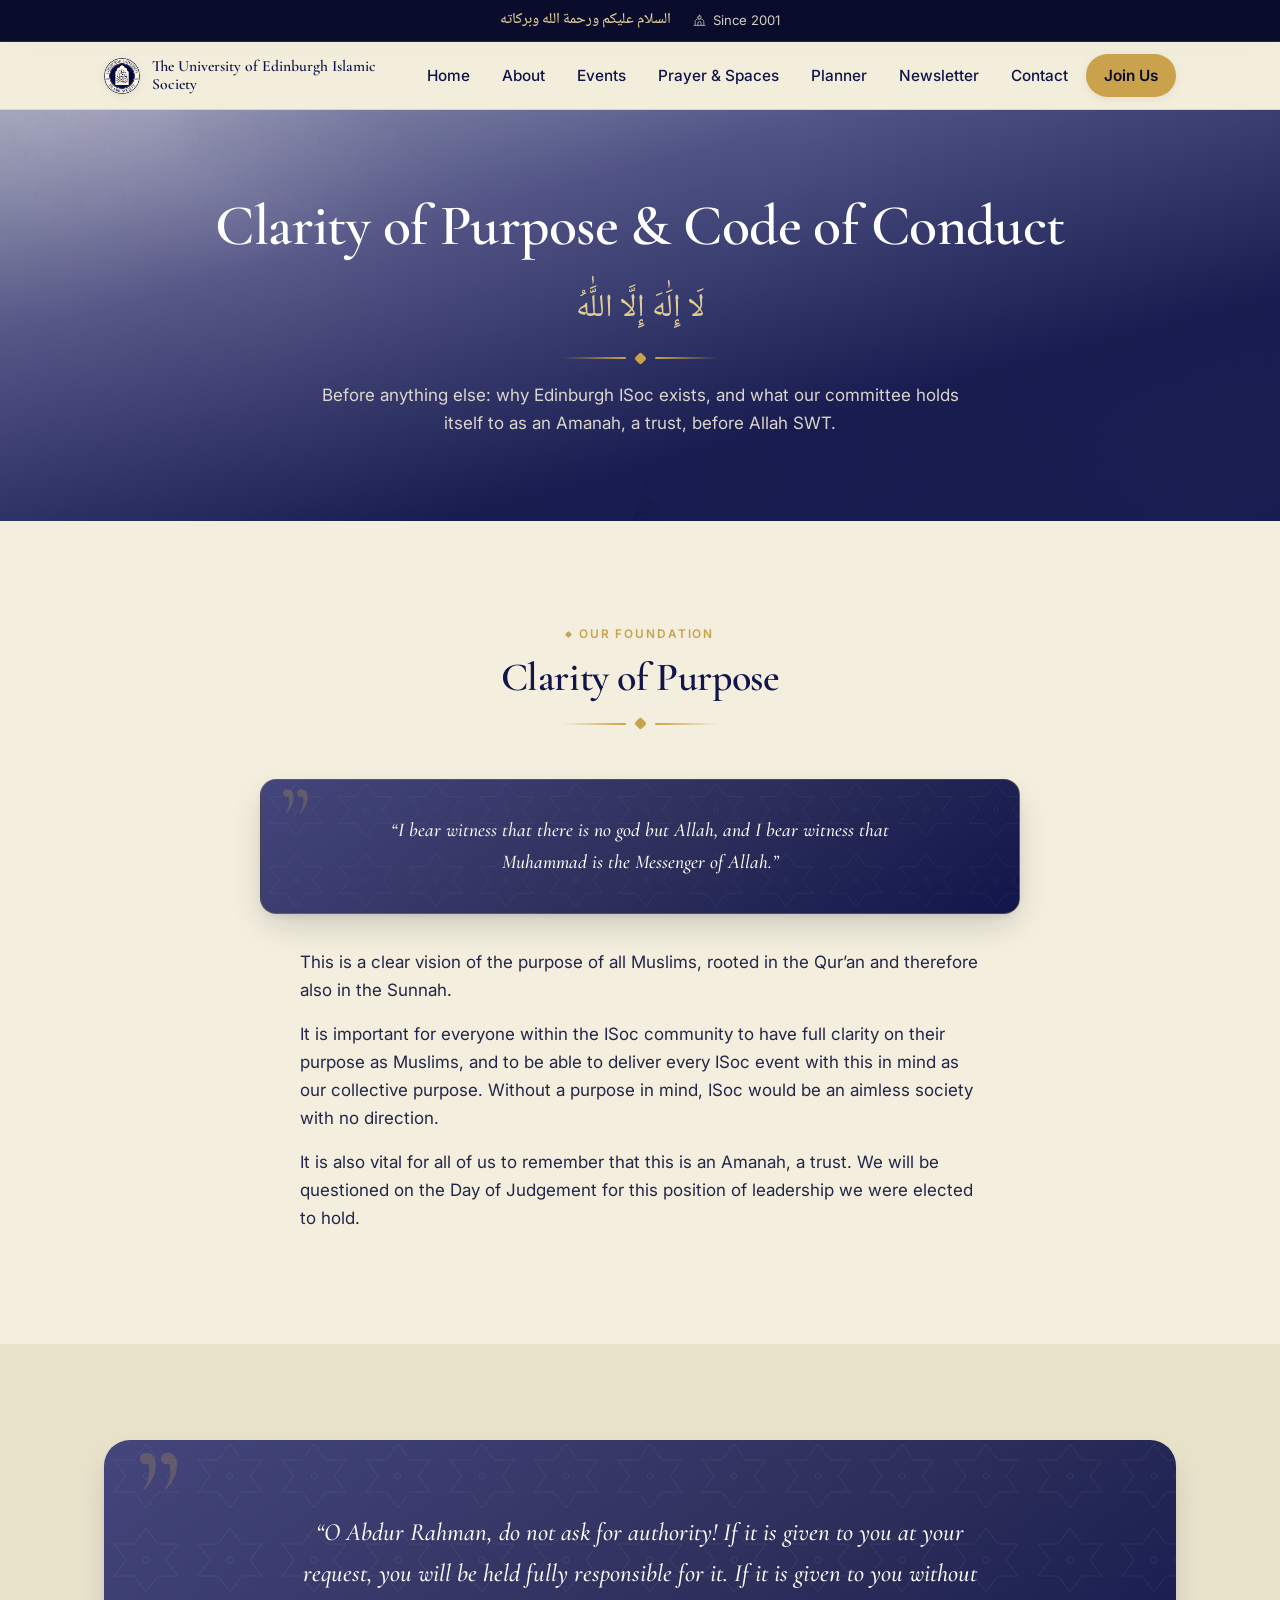
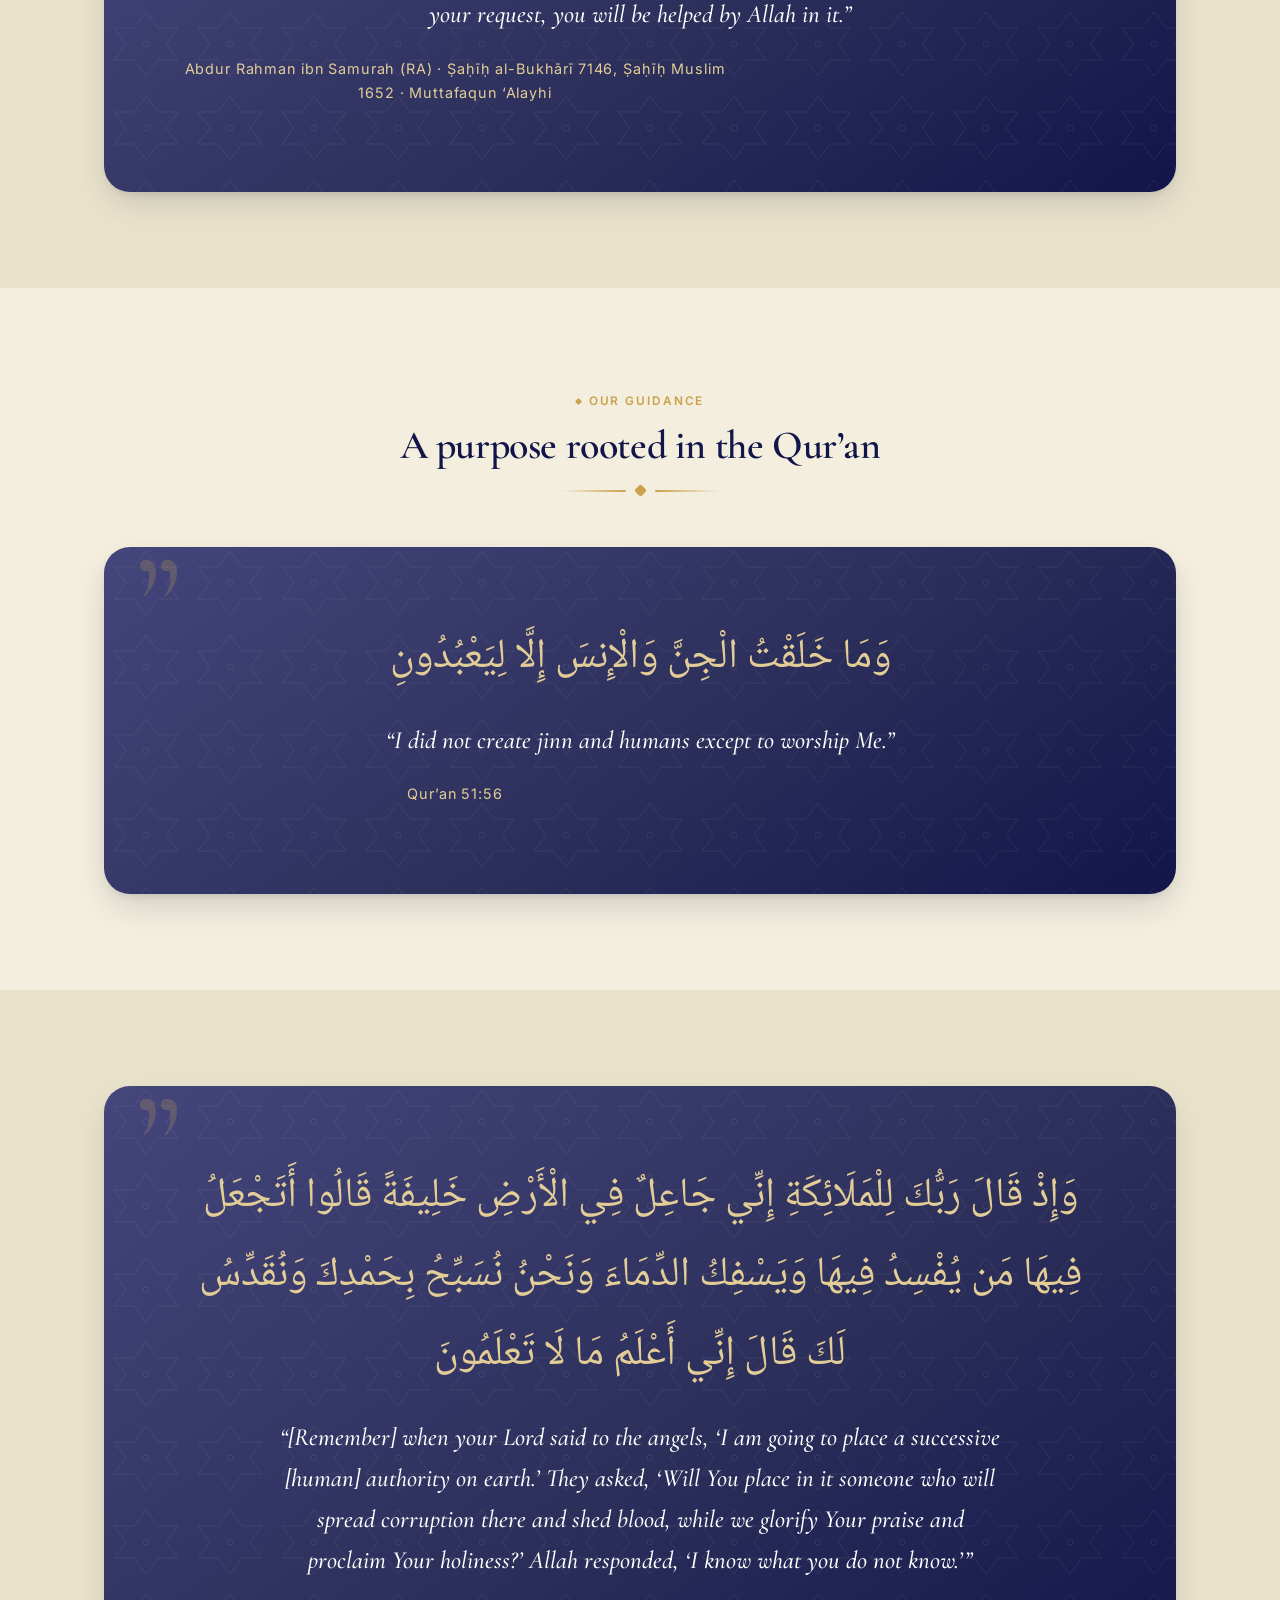
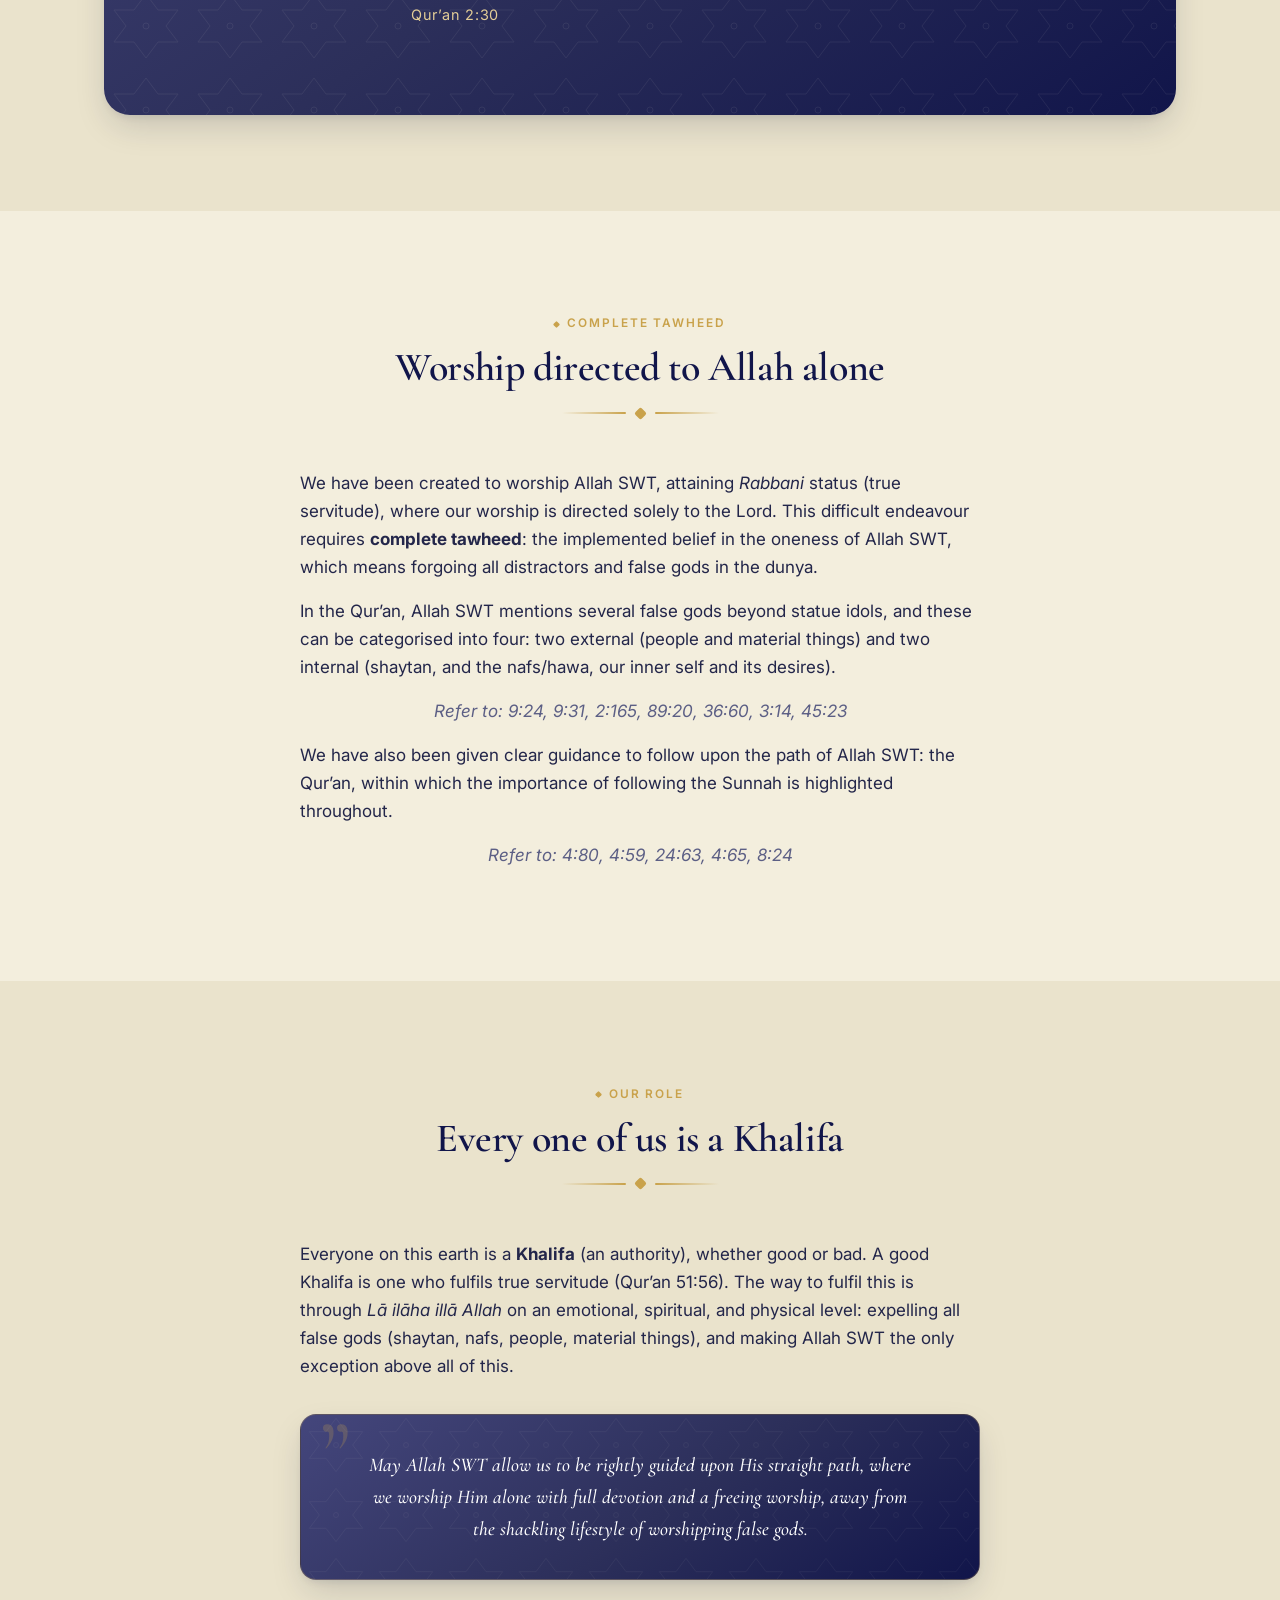
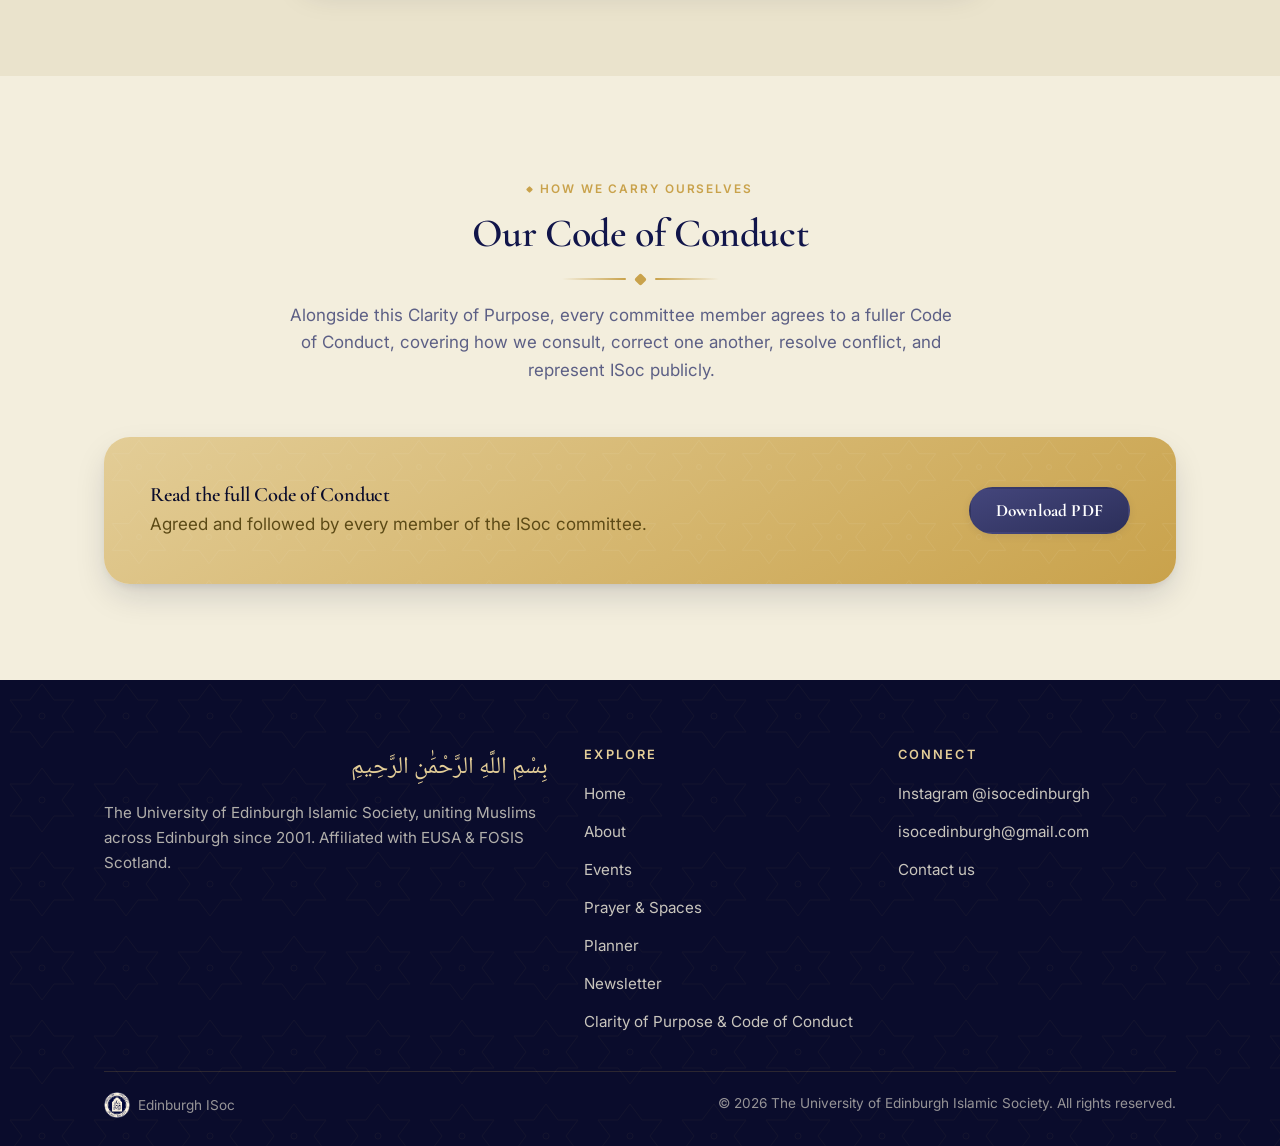
<file: conduct.html>
<!DOCTYPE html>
<html lang="en">
<head>
  <meta charset="UTF-8" />
  <meta name="viewport" content="width=device-width, initial-scale=1.0" />
  <title>Clarity of Purpose &amp; Code of Conduct · Edinburgh ISoc</title>
  <meta name="description" content="Edinburgh ISoc's Clarity of Purpose: our Quranic vision for why the society exists, and our committee's Code of Conduct." />
  <link rel="icon" type="image/png" href="/favicon.png" />
  <link rel="preconnect" href="https://fonts.googleapis.com" />
  <link rel="preconnect" href="https://fonts.gstatic.com" crossorigin />
  <link rel="stylesheet" href="assets/style.css" />
</head>
<body>

  <div class="topbar">
    <div class="topbar-inner">
      <span class="salaam">السلام عليكم ورحمة الله وبركاته</span>
      <span class="tb-item"><svg viewBox="0 0 24 24" fill="none" stroke="currentColor" stroke-width="1.6" stroke-linecap="round" stroke-linejoin="round" aria-hidden="true"><path d="M12 2v2M9 6a3 3 0 1 1 6 0c0 1.7-1.3 2.6-3 3.4C10.3 8.6 9 7.7 9 6Z"/><path d="M4 21v-6.5C4 11 7 9 12 9s8 2 8 5.5V21"/><path d="M2 21h20M9 21v-4a3 3 0 0 1 6 0v4"/></svg> Since 2001</span>
    </div>
  </div>

  <header class="nav">
    <nav class="nav-inner" aria-label="Primary">
      <a class="brand" href="index.html" aria-label="The University of Edinburgh Islamic Society home">
        <img class="brand-mark" src="assets/logo-mark.png" alt="Edinburgh ISoc crescent logo" width="36" height="36"
          onerror="this.outerHTML='&lt;svg class=&quot;brand-mark&quot; viewBox=&quot;0 0 100 100&quot; width=&quot;36&quot; height=&quot;36&quot; aria-hidden=&quot;true&quot;&gt;&lt;path d=&quot;M68 12a40 40 0 1 0 0 76 32 32 0 1 1 0-76z&quot; fill=&quot;%23c9a24b&quot;/&gt;&lt;/svg&gt;'" />
        <span class="brand-text"><b>The University of Edinburgh Islamic Society</b></span>
      </a>
      <div class="nav-links">
        <a href="index.html">Home</a>
        <a href="about.html">About</a>
        <a href="fixr.html">Events</a>
        <a href="prayer.html">Prayer &amp; Spaces</a>
        <a href="planner.html">Planner</a>
        <a href="newsletter.html">Newsletter</a>
        <a href="contact.html">Contact</a>
        <a href="https://www.eusa.ed.ac.uk/shop?activity_id=201" class="nav-cta" target="_blank" rel="noopener">Join Us</a>
      </div>
      <button class="hamburger" aria-label="Open menu" aria-expanded="false" aria-controls="primary-menu">
        <span></span><span></span><span></span>
      </button>
    </nav>
  </header>
  <div class="nav-overlay" aria-hidden="true"></div>

  <main>
    <section class="page-hero">
      <div class="hero-bg"></div>
      <div class="hero-scrim"></div>
      <div class="hero-inner">
        <h1>Clarity of Purpose &amp; Code of Conduct</h1>
        <p class="arabic-sub">لَا إِلَٰهَ إِلَّا اللَّٰهُ</p>
        <div class="gold-rule"><span class="diamond"></span></div>
        <p class="hero-lead">Before anything else: why Edinburgh ISoc exists, and what our committee holds itself to as an Amanah, a trust, before Allah SWT.</p>
      </div>
    </section>

    <!-- ===== Clarity of Purpose: intro ===== -->
    <section class="section section--cream">
      <div class="container">
        <div class="section-head reveal">
          <span class="eyebrow">Our foundation</span>
          <h2>Clarity of Purpose</h2>
          <div class="gold-rule"><span class="diamond"></span></div>
        </div>
        <div class="quote-card reveal" style="max-width:760px;margin-inline:auto;">
          <p class="tr" style="margin-bottom:0;">“I bear witness that there is no god but Allah, and I bear witness that Muhammad is the Messenger of Allah.”</p>
        </div>
        <div style="max-width:680px;margin:34px auto 0;">
          <p>This is a clear vision of the purpose of all Muslims, rooted in the Qur’an and therefore also in the Sunnah.</p>
          <p>It is important for everyone within the ISoc community to have full clarity on their purpose as Muslims, and to be able to deliver every ISoc event with this in mind as our collective purpose. Without a purpose in mind, ISoc would be an aimless society with no direction.</p>
          <p>It is also vital for all of us to remember that this is an Amanah, a trust. We will be questioned on the Day of Judgement for this position of leadership we were elected to hold.</p>
        </div>
      </div>
    </section>

    <!-- ===== Hadith ===== -->
    <section class="section section--panel">
      <div class="container">
        <div class="quote-band reveal">
          <p class="tr">“O Abdur Rahman, do not ask for authority! If it is given to you at your request, you will be held fully responsible for it. If it is given to you without your request, you will be helped by Allah in it.”</p>
          <p class="ref">Abdur Rahman ibn Samurah (RA) · Ṣaḥīḥ al-Bukhārī 7146, Ṣaḥīḥ Muslim 1652 · Muttafaqun ‘Alayhi</p>
        </div>
      </div>
    </section>

    <!-- ===== Ayah 51:56 ===== -->
    <section class="section section--cream">
      <div class="container">
        <div class="section-head reveal">
          <span class="eyebrow">Our guidance</span>
          <h2>A purpose rooted in the Qur’an</h2>
          <div class="gold-rule"><span class="diamond"></span></div>
        </div>
        <div class="quote-band reveal">
          <p class="ar">وَمَا خَلَقْتُ الْجِنَّ وَالْإِنسَ إِلَّا لِيَعْبُدُونِ</p>
          <p class="tr">“I did not create jinn and humans except to worship Me.”</p>
          <p class="ref">Qur’an 51:56</p>
        </div>
      </div>
    </section>

    <!-- ===== Ayah 2:30 ===== -->
    <section class="section section--panel">
      <div class="container">
        <div class="quote-band reveal">
          <p class="ar">وَإِذْ قَالَ رَبُّكَ لِلْمَلَائِكَةِ إِنِّي جَاعِلٌ فِي الْأَرْضِ خَلِيفَةً قَالُوا أَتَجْعَلُ فِيهَا مَن يُفْسِدُ فِيهَا وَيَسْفِكُ الدِّمَاءَ وَنَحْنُ نُسَبِّحُ بِحَمْدِكَ وَنُقَدِّسُ لَكَ قَالَ إِنِّي أَعْلَمُ مَا لَا تَعْلَمُونَ</p>
          <p class="tr">“[Remember] when your Lord said to the angels, ‘I am going to place a successive [human] authority on earth.’ They asked, ‘Will You place in it someone who will spread corruption there and shed blood, while we glorify Your praise and proclaim Your holiness?’ Allah responded, ‘I know what you do not know.’”</p>
          <p class="ref">Qur’an 2:30</p>
        </div>
      </div>
    </section>

    <!-- ===== Tawheed / false gods ===== -->
    <section class="section section--cream">
      <div class="container">
        <div class="section-head reveal">
          <span class="eyebrow">Complete tawheed</span>
          <h2>Worship directed to Allah alone</h2>
          <div class="gold-rule"><span class="diamond"></span></div>
        </div>
        <div style="max-width:680px;margin:0 auto;">
          <p>We have been created to worship Allah SWT, attaining <em>Rabbani</em> status (true servitude), where our worship is directed solely to the Lord. This difficult endeavour requires <strong>complete tawheed</strong>: the implemented belief in the oneness of Allah SWT, which means forgoing all distractors and false gods in the dunya.</p>
          <p>In the Qur’an, Allah SWT mentions several false gods beyond statue idols, and these can be categorised into four: two external (people and material things) and two internal (shaytan, and the nafs/hawa, our inner self and its desires).</p>
          <p class="center" style="font-style:italic;color:var(--muted);">Refer to: 9:24, 9:31, 2:165, 89:20, 36:60, 3:14, 45:23</p>
          <p>We have also been given clear guidance to follow upon the path of Allah SWT: the Qur’an, within which the importance of following the Sunnah is highlighted throughout.</p>
          <p class="center" style="font-style:italic;color:var(--muted);">Refer to: 4:80, 4:59, 24:63, 4:65, 8:24</p>
        </div>
      </div>
    </section>

    <!-- ===== Khalifa + dua ===== -->
    <section class="section section--panel">
      <div class="container">
        <div class="section-head reveal">
          <span class="eyebrow">Our role</span>
          <h2>Every one of us is a Khalifa</h2>
          <div class="gold-rule"><span class="diamond"></span></div>
        </div>
        <div style="max-width:680px;margin:0 auto 34px;">
          <p>Everyone on this earth is a <strong>Khalifa</strong> (an authority), whether good or bad. A good Khalifa is one who fulfils true servitude (Qur’an 51:56). The way to fulfil this is through <em>Lā ilāha illā Allah</em> on an emotional, spiritual, and physical level: expelling all false gods (shaytan, nafs, people, material things), and making Allah SWT the only exception above all of this.</p>
        </div>
        <div class="quote-card reveal" style="max-width:680px;margin-inline:auto;">
          <p class="tr" style="margin-bottom:0;">May Allah SWT allow us to be rightly guided upon His straight path, where we worship Him alone with full devotion and a freeing worship, away from the shackling lifestyle of worshipping false gods.</p>
        </div>
      </div>
    </section>

    <!-- ===== Code of Conduct download ===== -->
    <section class="section section--cream">
      <div class="container">
        <div class="section-head reveal">
          <span class="eyebrow">How we carry ourselves</span>
          <h2>Our Code of Conduct</h2>
          <div class="gold-rule"><span class="diamond"></span></div>
          <p>Alongside this Clarity of Purpose, every committee member agrees to a fuller Code of Conduct, covering how we consult, correct one another, resolve conflict, and represent ISoc publicly.</p>
        </div>
        <div class="cta-band reveal">
          <div>
            <h3>Read the full Code of Conduct</h3>
            <p>Agreed and followed by every member of the ISoc committee.</p>
          </div>
          <a class="btn btn-green" href="assets/isoc-code-of-conduct.pdf" target="_blank" rel="noopener">Download PDF</a>
        </div>
      </div>
    </section>
  </main>

  <footer class="footer">
    <div class="container">
      <div class="footer-grid">
        <div class="footer-about">
          <p class="bismillah">بِسْمِ اللَّهِ الرَّحْمَٰنِ الرَّحِيمِ</p>
          <p>The University of Edinburgh Islamic Society, uniting Muslims across Edinburgh since 2001. Affiliated with EUSA &amp; FOSIS Scotland.</p>
        </div>
        <div>
          <h4>Explore</h4>
          <ul>
            <li><a href="index.html">Home</a></li>
            <li><a href="about.html">About</a></li>
            <li><a href="fixr.html">Events</a></li>
            <li><a href="prayer.html">Prayer &amp; Spaces</a></li>
            <li><a href="planner.html">Planner</a></li>
            <li><a href="newsletter.html">Newsletter</a></li>
            <li><a href="conduct.html">Clarity of Purpose &amp; Code of Conduct</a></li>
          </ul>
        </div>
        <div>
          <h4>Connect</h4>
          <ul>
            <li><a href="https://instagram.com/isocedinburgh" target="_blank" rel="noopener">Instagram @isocedinburgh</a></li>
            <li><a href="mailto:isocedinburgh@gmail.com">isocedinburgh@gmail.com</a></li>
            <li><a href="contact.html">Contact us</a></li>
          </ul>
        </div>
      </div>
      <div class="footer-bottom">
        <span class="brand-mini">
          <img src="assets/logo-mark.png" alt="" aria-hidden="true" width="26" height="26" onerror="this.style.display='none'" />
          Edinburgh ISoc
        </span>
        <span>&copy; <span id="year">2026</span> The University of Edinburgh Islamic Society. All rights reserved.</span>
      </div>
    </div>
  </footer>

  <script src="assets/script.js"></script>
</body>
</html>
</file>
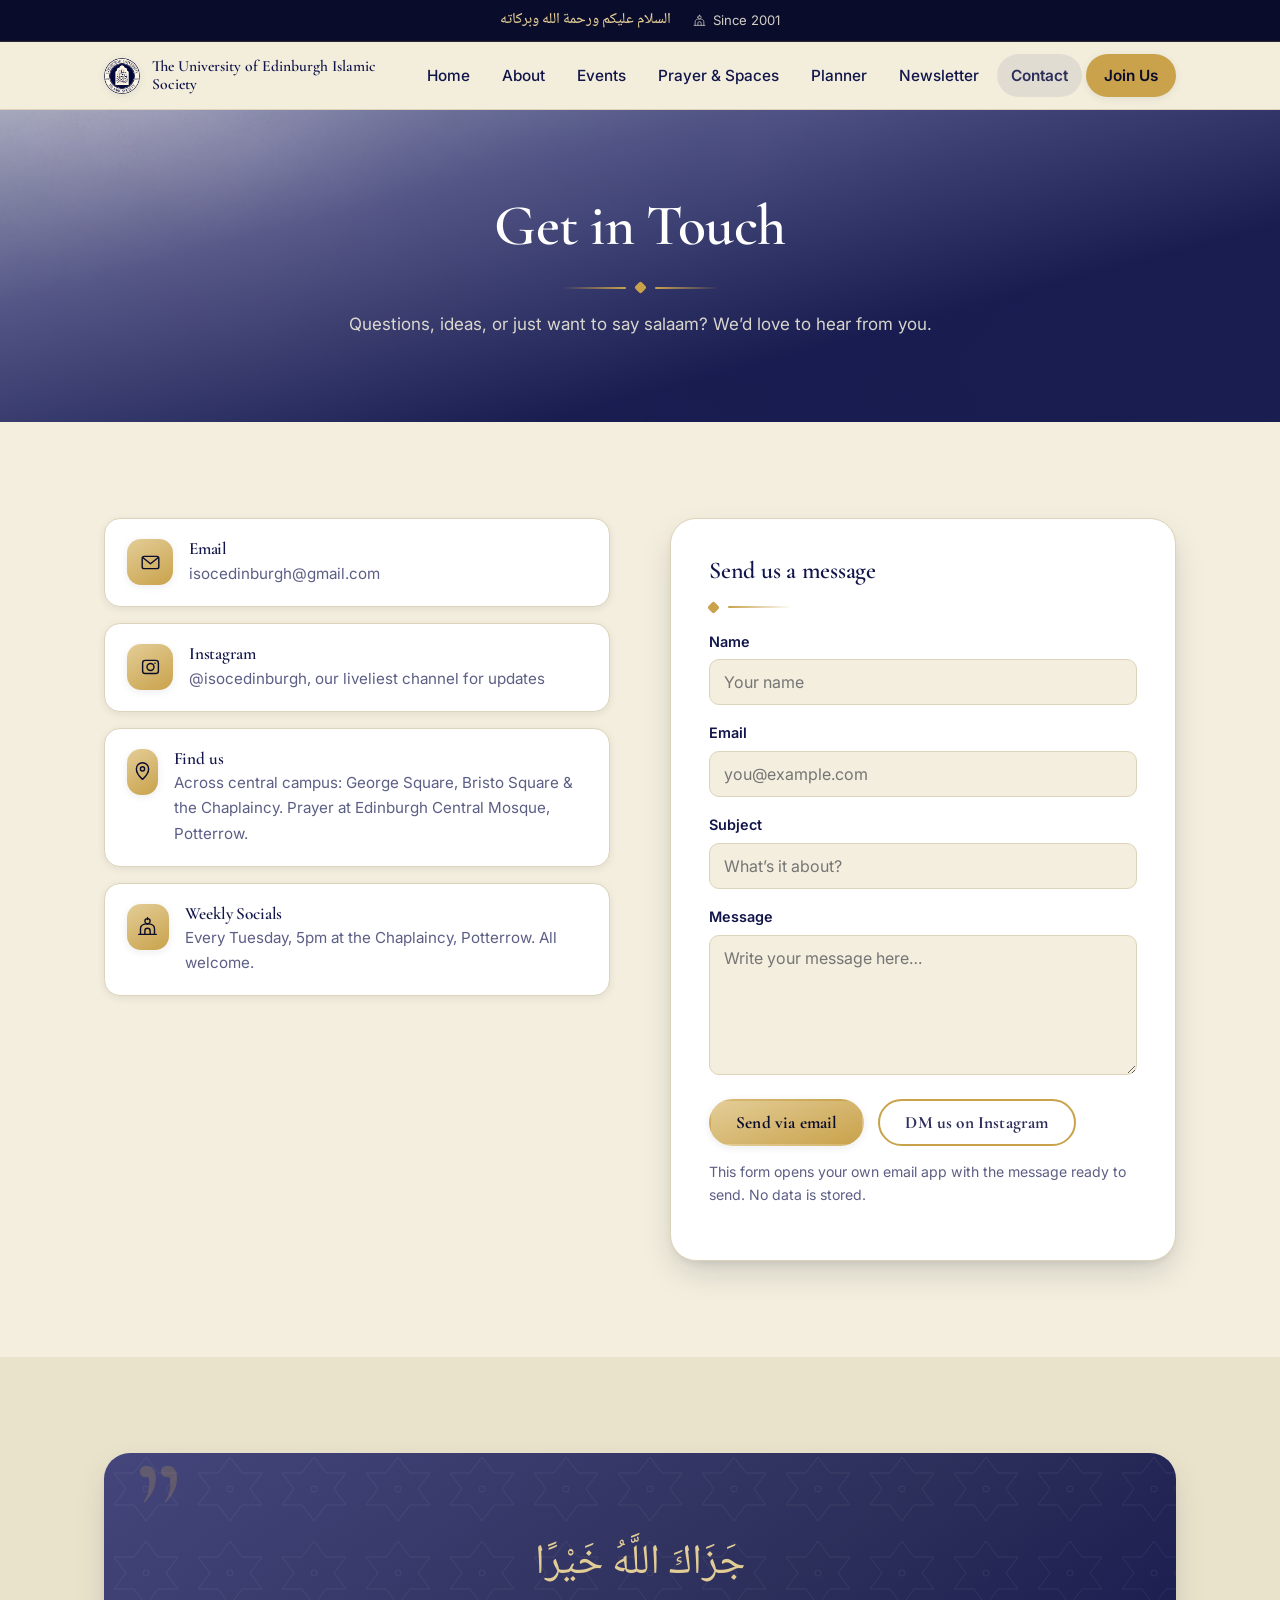
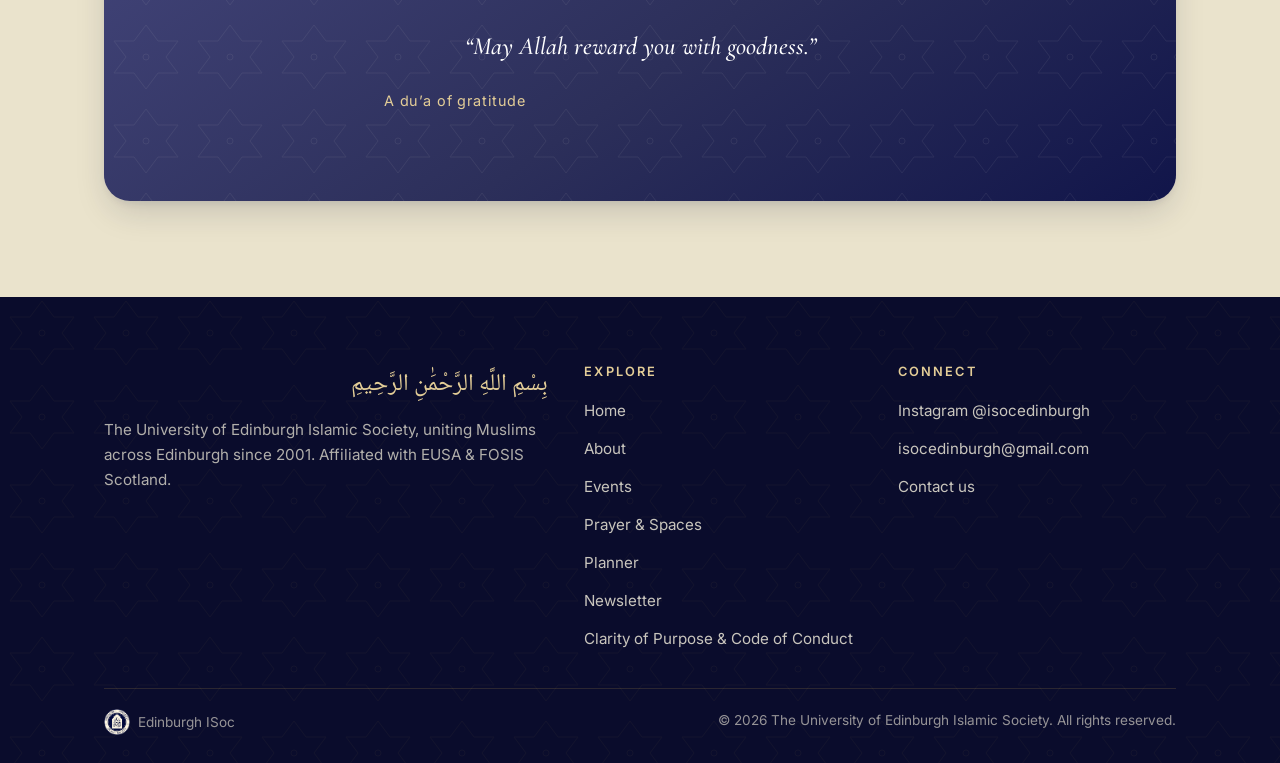
<file: contact.html>
<!DOCTYPE html>
<html lang="en">
<head>
  <meta charset="UTF-8" />
  <meta name="viewport" content="width=device-width, initial-scale=1.0" />
  <title>Contact · Edinburgh ISoc</title>
  <meta name="description" content="Get in touch with the University of Edinburgh Islamic Society (Edinburgh ISoc): email, Instagram, our weekly socials, and a contact form." />
  <link rel="icon" type="image/png" href="/favicon.png" />
  <link rel="preconnect" href="https://fonts.googleapis.com" />
  <link rel="preconnect" href="https://fonts.gstatic.com" crossorigin />
  <link rel="stylesheet" href="assets/style.css" />
</head>
<body>

  <div class="topbar">
    <div class="topbar-inner">
      <span class="salaam">السلام عليكم ورحمة الله وبركاته</span>
      <span class="tb-item"><svg viewBox="0 0 24 24" fill="none" stroke="currentColor" stroke-width="1.6" stroke-linecap="round" stroke-linejoin="round" aria-hidden="true"><path d="M12 2v2M9 6a3 3 0 1 1 6 0c0 1.7-1.3 2.6-3 3.4C10.3 8.6 9 7.7 9 6Z"/><path d="M4 21v-6.5C4 11 7 9 12 9s8 2 8 5.5V21"/><path d="M2 21h20M9 21v-4a3 3 0 0 1 6 0v4"/></svg> Since 2001</span>
    </div>
  </div>

  <header class="nav">
    <nav class="nav-inner" aria-label="Primary">
      <a class="brand" href="index.html" aria-label="The University of Edinburgh Islamic Society home">
        <img class="brand-mark" src="assets/logo-mark.png" alt="Edinburgh ISoc crescent logo" width="36" height="36"
          onerror="this.outerHTML='&lt;svg class=&quot;brand-mark&quot; viewBox=&quot;0 0 100 100&quot; width=&quot;36&quot; height=&quot;36&quot; aria-hidden=&quot;true&quot;&gt;&lt;path d=&quot;M68 12a40 40 0 1 0 0 76 32 32 0 1 1 0-76z&quot; fill=&quot;%23c9a24b&quot;/&gt;&lt;/svg&gt;'" />
        <span class="brand-text"><b>The University of Edinburgh Islamic Society</b></span>
      </a>
      <div class="nav-links">
        <a href="index.html">Home</a>
        <a href="about.html">About</a>
        <a href="fixr.html">Events</a>
        <a href="prayer.html">Prayer &amp; Spaces</a>
        <a href="planner.html">Planner</a>
        <a href="newsletter.html">Newsletter</a>
        <a href="contact.html" class="active" aria-current="page">Contact</a>
        <a href="https://www.eusa.ed.ac.uk/shop?activity_id=201" class="nav-cta" target="_blank" rel="noopener">Join Us</a>
      </div>
      <button class="hamburger" aria-label="Open menu" aria-expanded="false" aria-controls="primary-menu">
        <span></span><span></span><span></span>
      </button>
    </nav>
  </header>
  <div class="nav-overlay" aria-hidden="true"></div>

  <main>
    <section class="page-hero">
      <div class="hero-bg"></div>
      <div class="hero-scrim"></div>
      <div class="hero-inner">
        <h1>Get in Touch</h1>
        <div class="gold-rule"><span class="diamond"></span></div>
        <p class="hero-lead">Questions, ideas, or just want to say salaam? We’d love to hear from you.</p>
      </div>
    </section>

    <section class="section section--cream">
      <div class="container">
        <div class="feature" style="align-items:start;">
          <!-- Left: info cards -->
          <div class="reveal">
            <div class="info-list">
              <a class="info-card" href="mailto:isocedinburgh@gmail.com">
                <span class="icon-chip" aria-hidden="true"><svg viewBox="0 0 24 24" fill="none" stroke="currentColor" stroke-width="1.6" stroke-linecap="round" stroke-linejoin="round" aria-hidden="true"><rect x="2.5" y="5" width="19" height="14" rx="2.2"/><path d="m3.5 6.5 8.5 7 8.5-7"/></svg></span>
                <span><h3>Email</h3><p>isocedinburgh@gmail.com</p></span>
              </a>
              <a class="info-card" href="https://instagram.com/isocedinburgh" target="_blank" rel="noopener">
                <span class="icon-chip" aria-hidden="true"><svg viewBox="0 0 24 24" fill="none" stroke="currentColor" stroke-width="1.6" stroke-linecap="round" stroke-linejoin="round" aria-hidden="true"><rect x="3" y="5" width="18" height="15" rx="3"/><circle cx="12" cy="12.5" r="4"/><circle cx="17.2" cy="8.3" r=".9" fill="currentColor" stroke="none"/></svg></span>
                <span><h3>Instagram</h3><p>@isocedinburgh, our liveliest channel for updates</p></span>
              </a>
              <div class="info-card">
                <span class="icon-chip" aria-hidden="true"><svg viewBox="0 0 24 24" fill="none" stroke="currentColor" stroke-width="1.6" stroke-linecap="round" stroke-linejoin="round" aria-hidden="true"><path d="M12 21s7-6.5 7-12a7 7 0 1 0-14 0c0 5.5 7 12 7 12Z"/><circle cx="12" cy="9" r="2.4"/></svg></span>
                <span><h3>Find us</h3><p>Across central campus: George Square, Bristo Square &amp; the Chaplaincy. Prayer at Edinburgh Central Mosque, Potterrow.</p></span>
              </div>
              <div class="info-card">
                <span class="icon-chip" aria-hidden="true"><svg viewBox="0 0 24 24" fill="none" stroke="currentColor" stroke-width="1.6" stroke-linecap="round" stroke-linejoin="round" aria-hidden="true"><path d="M12 2v2M9 6a3 3 0 1 1 6 0c0 1.7-1.3 2.6-3 3.4C10.3 8.6 9 7.7 9 6Z"/><path d="M4 21v-6.5C4 11 7 9 12 9s8 2 8 5.5V21"/><path d="M2 21h20M9 21v-4a3 3 0 0 1 6 0v4"/></svg></span>
                <span><h3>Weekly Socials</h3><p>Every Tuesday, 5pm at the Chaplaincy, Potterrow. All welcome.</p></span>
              </div>
            </div>
          </div>

          <!-- Right: contact form -->
          <div class="reveal">
            <div class="form-card">
              <h2 style="font-size:1.5rem;">Send us a message</h2>
              <div class="gold-rule start"><span class="diamond"></span></div>
              <form id="contact-form" novalidate>
                <div class="form-row">
                  <label for="name">Name</label>
                  <input type="text" id="name" name="name" autocomplete="name" placeholder="Your name" required />
                </div>
                <div class="form-row">
                  <label for="email">Email</label>
                  <input type="email" id="email" name="email" autocomplete="email" placeholder="you@example.com" required />
                </div>
                <div class="form-row">
                  <label for="subject">Subject</label>
                  <input type="text" id="subject" name="subject" placeholder="What’s it about?" />
                </div>
                <div class="form-row">
                  <label for="message">Message</label>
                  <textarea id="message" name="message" placeholder="Write your message here…" required></textarea>
                </div>
                <div class="btn-row">
                  <button type="submit" class="btn btn-gold">Send via email</button>
                  <a class="btn btn-ghost on-light" href="https://instagram.com/isocedinburgh" target="_blank" rel="noopener">DM us on Instagram</a>
                </div>
                <p class="form-hint" id="form-status" role="status" hidden></p>
                <p class="form-hint">This form opens your own email app with the message ready to send. No data is stored.</p>
              </form>
            </div>
          </div>
        </div>
      </div>
    </section>

    <!-- Closing quote -->
    <section class="section section--panel">
      <div class="container">
        <div class="quote-band reveal">
          <p class="ar">جَزَاكَ اللَّهُ خَيْرًا</p>
          <p class="tr">“May Allah reward you with goodness.”</p>
          <p class="ref">A du’a of gratitude</p>
        </div>
      </div>
    </section>
  </main>

  <footer class="footer">
    <div class="container">
      <div class="footer-grid">
        <div class="footer-about">
          <p class="bismillah">بِسْمِ اللَّهِ الرَّحْمَٰنِ الرَّحِيمِ</p>
          <p>The University of Edinburgh Islamic Society, uniting Muslims across Edinburgh since 2001. Affiliated with EUSA &amp; FOSIS Scotland.</p>
        </div>
        <div>
          <h4>Explore</h4>
          <ul>
            <li><a href="index.html">Home</a></li>
            <li><a href="about.html">About</a></li>
            <li><a href="fixr.html">Events</a></li>
            <li><a href="prayer.html">Prayer &amp; Spaces</a></li>
            <li><a href="planner.html">Planner</a></li>
            <li><a href="newsletter.html">Newsletter</a></li>
            <li><a href="conduct.html">Clarity of Purpose &amp; Code of Conduct</a></li>
          </ul>
        </div>
        <div>
          <h4>Connect</h4>
          <ul>
            <li><a href="https://instagram.com/isocedinburgh" target="_blank" rel="noopener">Instagram @isocedinburgh</a></li>
            <li><a href="mailto:isocedinburgh@gmail.com">isocedinburgh@gmail.com</a></li>
            <li><a href="contact.html">Contact us</a></li>
          </ul>
        </div>
      </div>
      <div class="footer-bottom">
        <span class="brand-mini">
          <img src="assets/logo-mark.png" alt="" aria-hidden="true" width="26" height="26" onerror="this.style.display='none'" />
          Edinburgh ISoc
        </span>
        <span>&copy; <span id="year">2026</span> The University of Edinburgh Islamic Society. All rights reserved.</span>
      </div>
    </div>
  </footer>

  <script src="assets/script.js"></script>
</body>
</html>
</file>
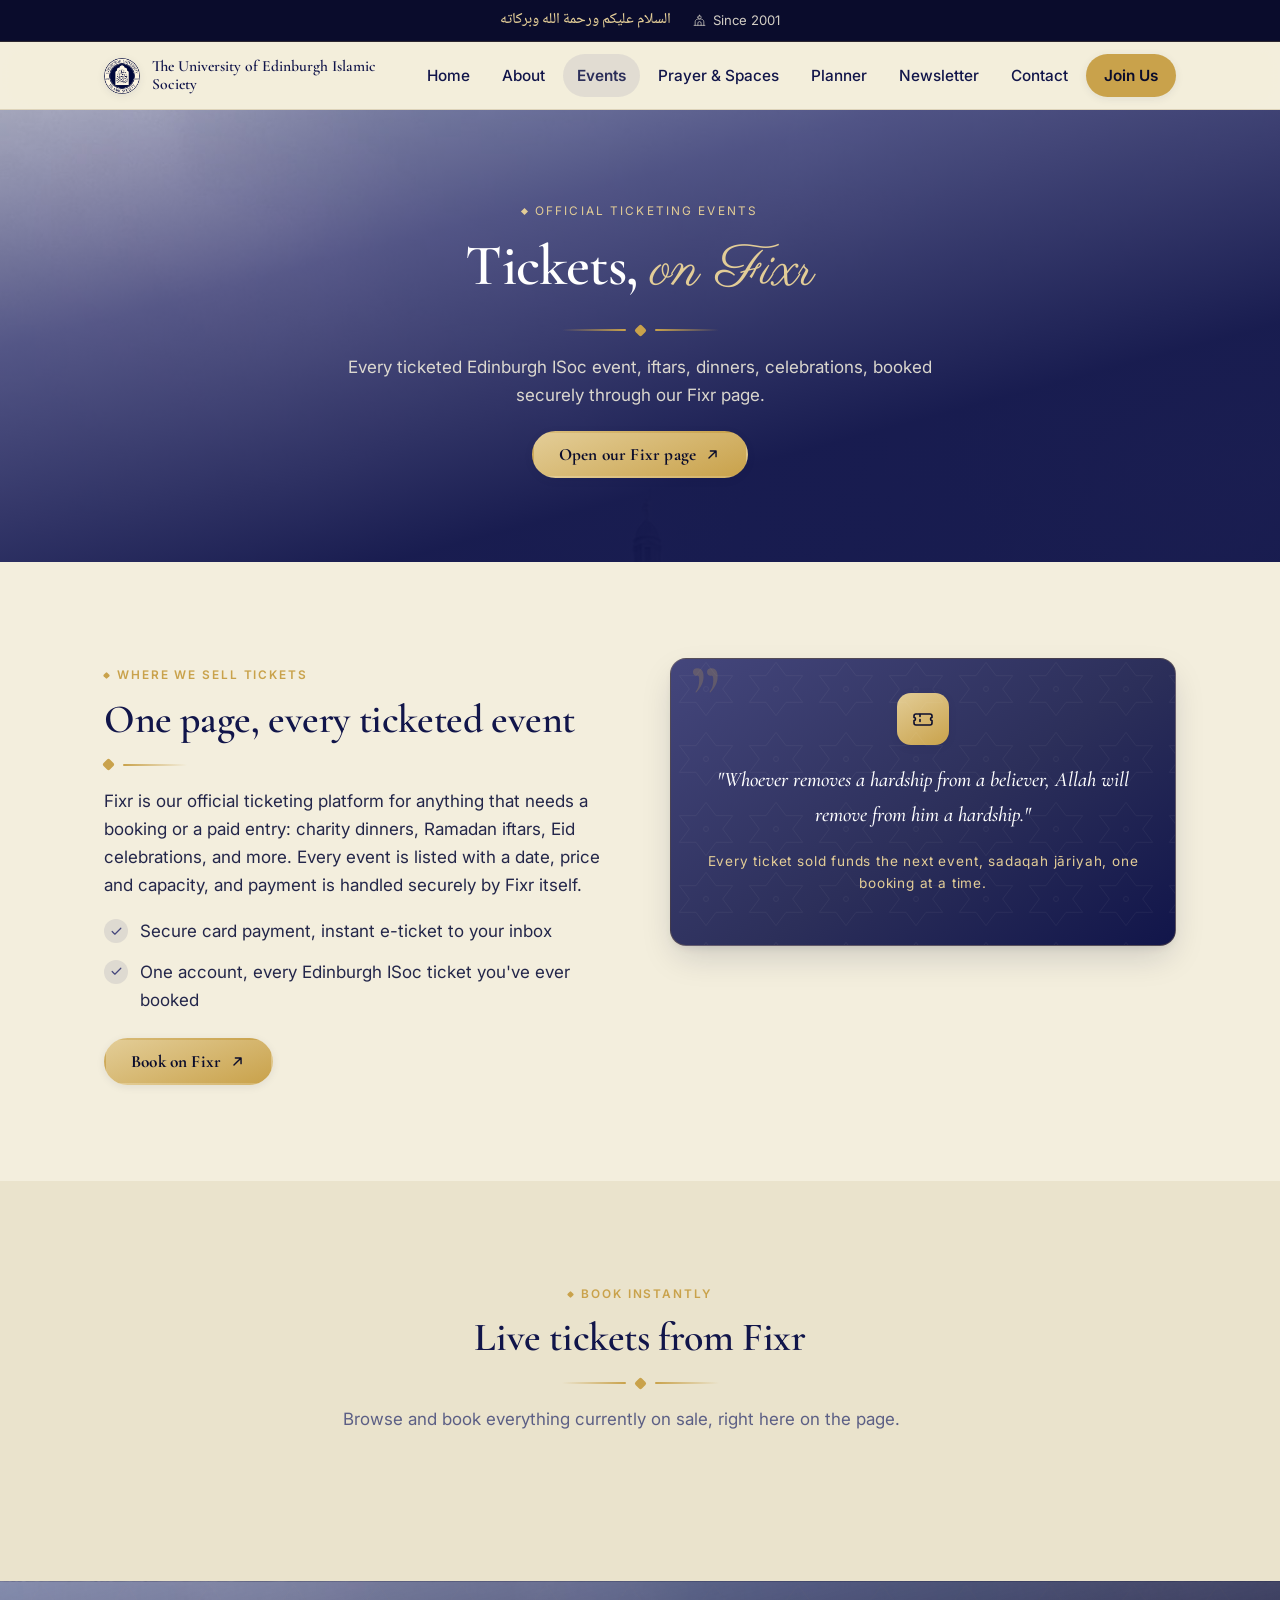
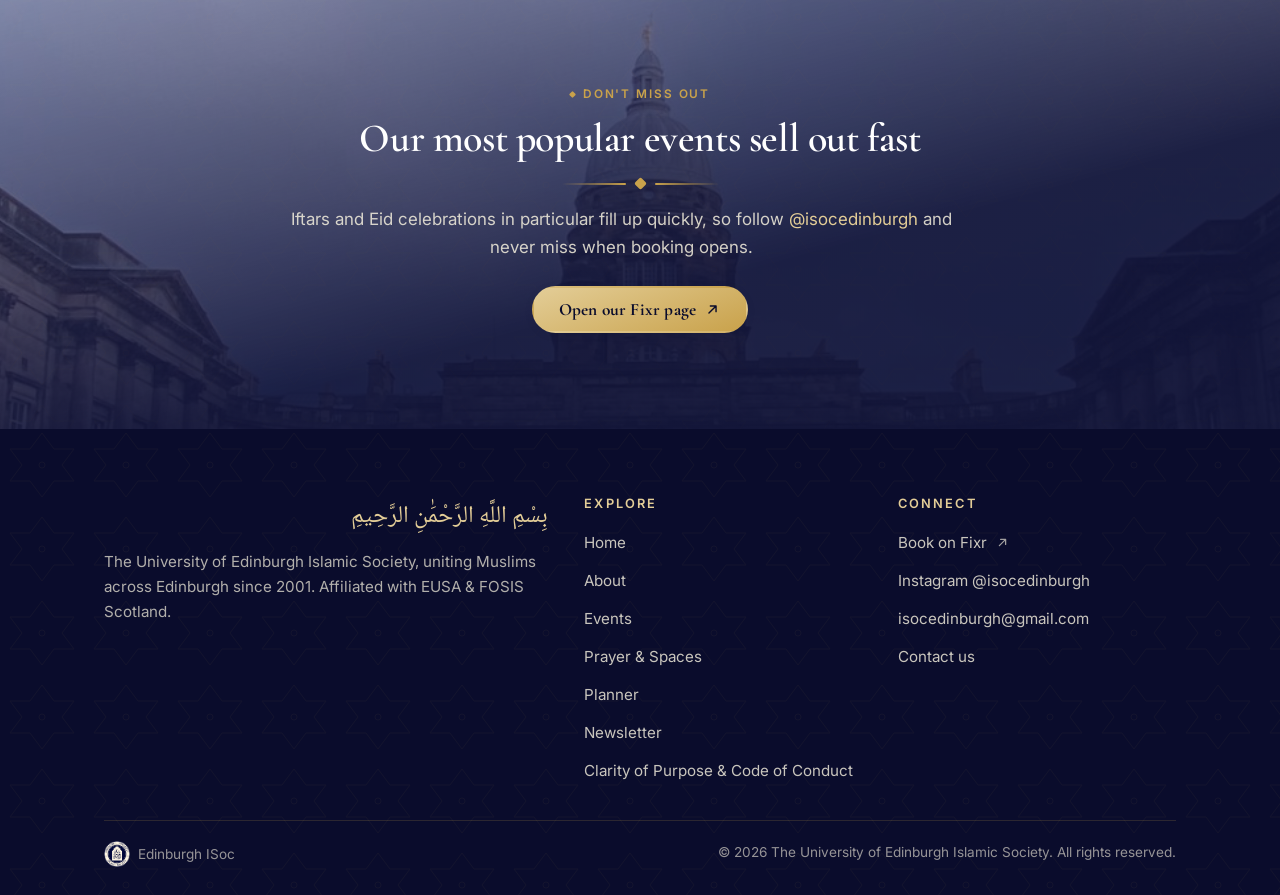
<file: fixr.html>
<!DOCTYPE html>
<html lang="en">
<head>
  <meta charset="UTF-8" />
  <meta name="viewport" content="width=device-width, initial-scale=1.0" />
  <title>Events · Edinburgh ISoc</title>
  <meta name="description" content="Edinburgh ISoc events calendar 2026–27 and official ticketing on Fixr: socials, halaqahs, charity dinners, Ramadan iftars, Eid celebrations and more." />
  <link rel="icon" type="image/png" href="/favicon.png" />
  <link rel="preconnect" href="https://fonts.googleapis.com" />
  <link rel="preconnect" href="https://fonts.gstatic.com" crossorigin />
  <link rel="stylesheet" href="assets/style.css" />
</head>
<body>

  <div class="topbar">
    <div class="topbar-inner">
      <span class="salaam">السلام عليكم ورحمة الله وبركاته</span>
      <span class="tb-item"><svg viewBox="0 0 24 24" fill="none" stroke="currentColor" stroke-width="1.6" stroke-linecap="round" stroke-linejoin="round" aria-hidden="true"><path d="M12 2v2M9 6a3 3 0 1 1 6 0c0 1.7-1.3 2.6-3 3.4C10.3 8.6 9 7.7 9 6Z"/><path d="M4 21v-6.5C4 11 7 9 12 9s8 2 8 5.5V21"/><path d="M2 21h20M9 21v-4a3 3 0 0 1 6 0v4"/></svg> Since 2001</span>
    </div>
  </div>

  <header class="nav">
    <nav class="nav-inner" aria-label="Primary">
      <a class="brand" href="index.html" aria-label="The University of Edinburgh Islamic Society home">
        <img class="brand-mark" src="assets/logo-mark.png" alt="Edinburgh ISoc crescent logo" width="36" height="36"
          onerror="this.outerHTML='&lt;svg class=&quot;brand-mark&quot; viewBox=&quot;0 0 100 100&quot; width=&quot;36&quot; height=&quot;36&quot; aria-hidden=&quot;true&quot;&gt;&lt;path d=&quot;M68 12a40 40 0 1 0 0 76 32 32 0 1 1 0-76z&quot; fill=&quot;%23c9a24b&quot;/&gt;&lt;/svg&gt;'" />
        <span class="brand-text"><b>The University of Edinburgh Islamic Society</b></span>
      </a>
      <div class="nav-links">
        <a href="index.html">Home</a>
        <a href="about.html">About</a>
        <a href="fixr.html" class="active" aria-current="page">Events</a>
        <a href="prayer.html">Prayer &amp; Spaces</a>
        <a href="planner.html">Planner</a>
        <a href="newsletter.html">Newsletter</a>
        <a href="contact.html">Contact</a>
        <a href="https://www.eusa.ed.ac.uk/shop?activity_id=201" class="nav-cta" target="_blank" rel="noopener">Join Us</a>
      </div>
      <button class="hamburger" aria-label="Open menu" aria-expanded="false" aria-controls="primary-menu">
        <span></span><span></span><span></span>
      </button>
    </nav>
  </header>
  <div class="nav-overlay" aria-hidden="true"></div>

  <main>
    <section class="page-hero">
      <div class="hero-bg"></div>
      <div class="hero-scrim"></div>
      <div class="hero-inner">
        <span class="eyebrow-pale">Official ticketing events</span>
        <h1>Tickets, <span class="script" style="color:var(--gold-lt);">on Fixr</span></h1>
        <div class="gold-rule"><span class="diamond"></span></div>
        <p class="hero-lead">Every ticketed Edinburgh ISoc event, iftars, dinners, celebrations, booked securely through our Fixr page.</p>
        <div class="btn-row center" style="margin-top:22px;">
          <a class="btn btn-gold" href="https://fixr.co/organiser/ISOCEdinburgh?lang=en-US" target="_blank" rel="noopener">Open our Fixr page <svg viewBox="0 0 24 24" width="14" height="14" fill="none" stroke="currentColor" stroke-width="2" stroke-linecap="round" stroke-linejoin="round" aria-hidden="true"><path d="M7 17 17 7M9 7h8v8"/></svg></a>
        </div>
      </div>
    </section>

    <!-- ===== What is Fixr ===== -->
    <section class="section section--cream">
      <div class="container">
        <div class="feature">
          <div class="reveal">
            <span class="eyebrow">Where we sell tickets</span>
            <h2>One page, every ticketed event</h2>
            <div class="gold-rule start"><span class="diamond"></span></div>
            <p>Fixr is our official ticketing platform for anything that needs a booking or a paid entry: charity dinners, Ramadan iftars, Eid celebrations, and more. Every event is listed with a date, price and capacity, and payment is handled securely by Fixr itself.</p>
            <ul class="ticklist">
              <li><span class="tick"><svg viewBox="0 0 24 24" fill="none" stroke="currentColor" stroke-width="2.2" stroke-linecap="round" stroke-linejoin="round" aria-hidden="true"><path d="m4 12 5 5 11-11"/></svg></span><span>Secure card payment, instant e-ticket to your inbox</span></li>
              <li><span class="tick"><svg viewBox="0 0 24 24" fill="none" stroke="currentColor" stroke-width="2.2" stroke-linecap="round" stroke-linejoin="round" aria-hidden="true"><path d="m4 12 5 5 11-11"/></svg></span><span>One account, every Edinburgh ISoc ticket you've ever booked</span></li>
            </ul>
            <div class="btn-row">
              <a class="btn btn-gold" href="https://fixr.co/organiser/ISOCEdinburgh?lang=en-US" target="_blank" rel="noopener">Book on Fixr <svg viewBox="0 0 24 24" width="14" height="14" fill="none" stroke="currentColor" stroke-width="2" stroke-linecap="round" stroke-linejoin="round" aria-hidden="true"><path d="M7 17 17 7M9 7h8v8"/></svg></a>
            </div>
          </div>
          <div class="reveal">
            <div class="quote-card">
              <span class="icon-chip" aria-hidden="true" style="margin-bottom:18px;"><svg viewBox="0 0 24 24" fill="none" stroke="currentColor" stroke-width="1.6" stroke-linecap="round" stroke-linejoin="round" aria-hidden="true"><path d="M3 9a2 2 0 0 1 2-2h14a2 2 0 0 1 2 2v1.5a1.5 1.5 0 0 0 0 3V16a2 2 0 0 1-2 2H5a2 2 0 0 1-2-2v-2.5a1.5 1.5 0 0 0 0-3V9Z"/><path d="M9 7.5v9" stroke-dasharray="2 3"/></svg></span>
              <p class="tr" style="font-size:1.3rem;">"Whoever removes a hardship from a believer, Allah will remove from him a hardship."</p>
              <p class="ref">Every ticket sold funds the next event, sadaqah jāriyah, one booking at a time.</p>
            </div>
          </div>
        </div>
      </div>
    </section>

    <!-- ===== Live Fixr shop widget ===== -->
    <section class="section section--panel">
      <div class="container">
        <div class="section-head reveal">
          <span class="eyebrow">Book instantly</span>
          <h2>Live tickets from Fixr</h2>
          <div class="gold-rule"><span class="diamond"></span></div>
          <p>Browse and book everything currently on sale, right here on the page.</p>
        </div>
        <div class="reveal" style="max-width:900px;margin-inline:auto;">
          <script src="https://web-cdn.fixr.co/scripts/fixr-shop-widget.v1.min.js" data-fixr-shop-id="17b4da39-d50b-4755-b3bc-37296212895a"></script>
        </div>
      </div>
    </section>

    <!-- ===== Closing CTA ===== -->
    <section class="section section--ink has-photo">
      <div class="container">
        <div class="section-head reveal" style="margin-bottom:24px;">
          <span class="eyebrow">Don't miss out</span>
          <h2 style="color:var(--white);">Our most popular events sell out fast</h2>
          <div class="gold-rule"><span class="diamond"></span></div>
          <p style="color:rgba(243,238,221,.85);">Iftars and Eid celebrations in particular fill up quickly, so follow <a href="https://instagram.com/isocedinburgh" target="_blank" rel="noopener" style="color:var(--gold-lt);">@isocedinburgh</a> and never miss when booking opens.</p>
        </div>
        <div class="btn-row center reveal">
          <a class="btn btn-gold" href="https://fixr.co/organiser/ISOCEdinburgh?lang=en-US" target="_blank" rel="noopener">Open our Fixr page <svg viewBox="0 0 24 24" width="14" height="14" fill="none" stroke="currentColor" stroke-width="2" stroke-linecap="round" stroke-linejoin="round" aria-hidden="true"><path d="M7 17 17 7M9 7h8v8"/></svg></a>
        </div>
      </div>
    </section>
  </main>

  <footer class="footer">
    <div class="container">
      <div class="footer-grid">
        <div class="footer-about">
          <p class="bismillah">بِسْمِ اللَّهِ الرَّحْمَٰنِ الرَّحِيمِ</p>
          <p>The University of Edinburgh Islamic Society, uniting Muslims across Edinburgh since 2001. Affiliated with EUSA &amp; FOSIS Scotland.</p>
        </div>
        <div>
          <h4>Explore</h4>
          <ul>
            <li><a href="index.html">Home</a></li>
            <li><a href="about.html">About</a></li>
            <li><a href="fixr.html">Events</a></li>
            <li><a href="prayer.html">Prayer &amp; Spaces</a></li>
            <li><a href="planner.html">Planner</a></li>
            <li><a href="newsletter.html">Newsletter</a></li>
            <li><a href="conduct.html">Clarity of Purpose &amp; Code of Conduct</a></li>
          </ul>
        </div>
        <div>
          <h4>Connect</h4>
          <ul>
            <li><a href="https://fixr.co/organiser/ISOCEdinburgh?lang=en-US" target="_blank" rel="noopener">Book on Fixr <svg viewBox="0 0 24 24" width="14" height="14" fill="none" stroke="currentColor" stroke-width="2" stroke-linecap="round" stroke-linejoin="round" aria-hidden="true"><path d="M7 17 17 7M9 7h8v8"/></svg></a></li>
            <li><a href="https://instagram.com/isocedinburgh" target="_blank" rel="noopener">Instagram @isocedinburgh</a></li>
            <li><a href="mailto:isocedinburgh@gmail.com">isocedinburgh@gmail.com</a></li>
            <li><a href="contact.html">Contact us</a></li>
          </ul>
        </div>
      </div>
      <div class="footer-bottom">
        <span class="brand-mini">
          <img src="assets/logo-mark.png" alt="" aria-hidden="true" width="26" height="26" onerror="this.style.display='none'" />
          Edinburgh ISoc
        </span>
        <span>&copy; <span id="year">2026</span> The University of Edinburgh Islamic Society. All rights reserved.</span>
      </div>
    </div>
  </footer>

  <script src="assets/script.js"></script>
</body>
</html>
</file>
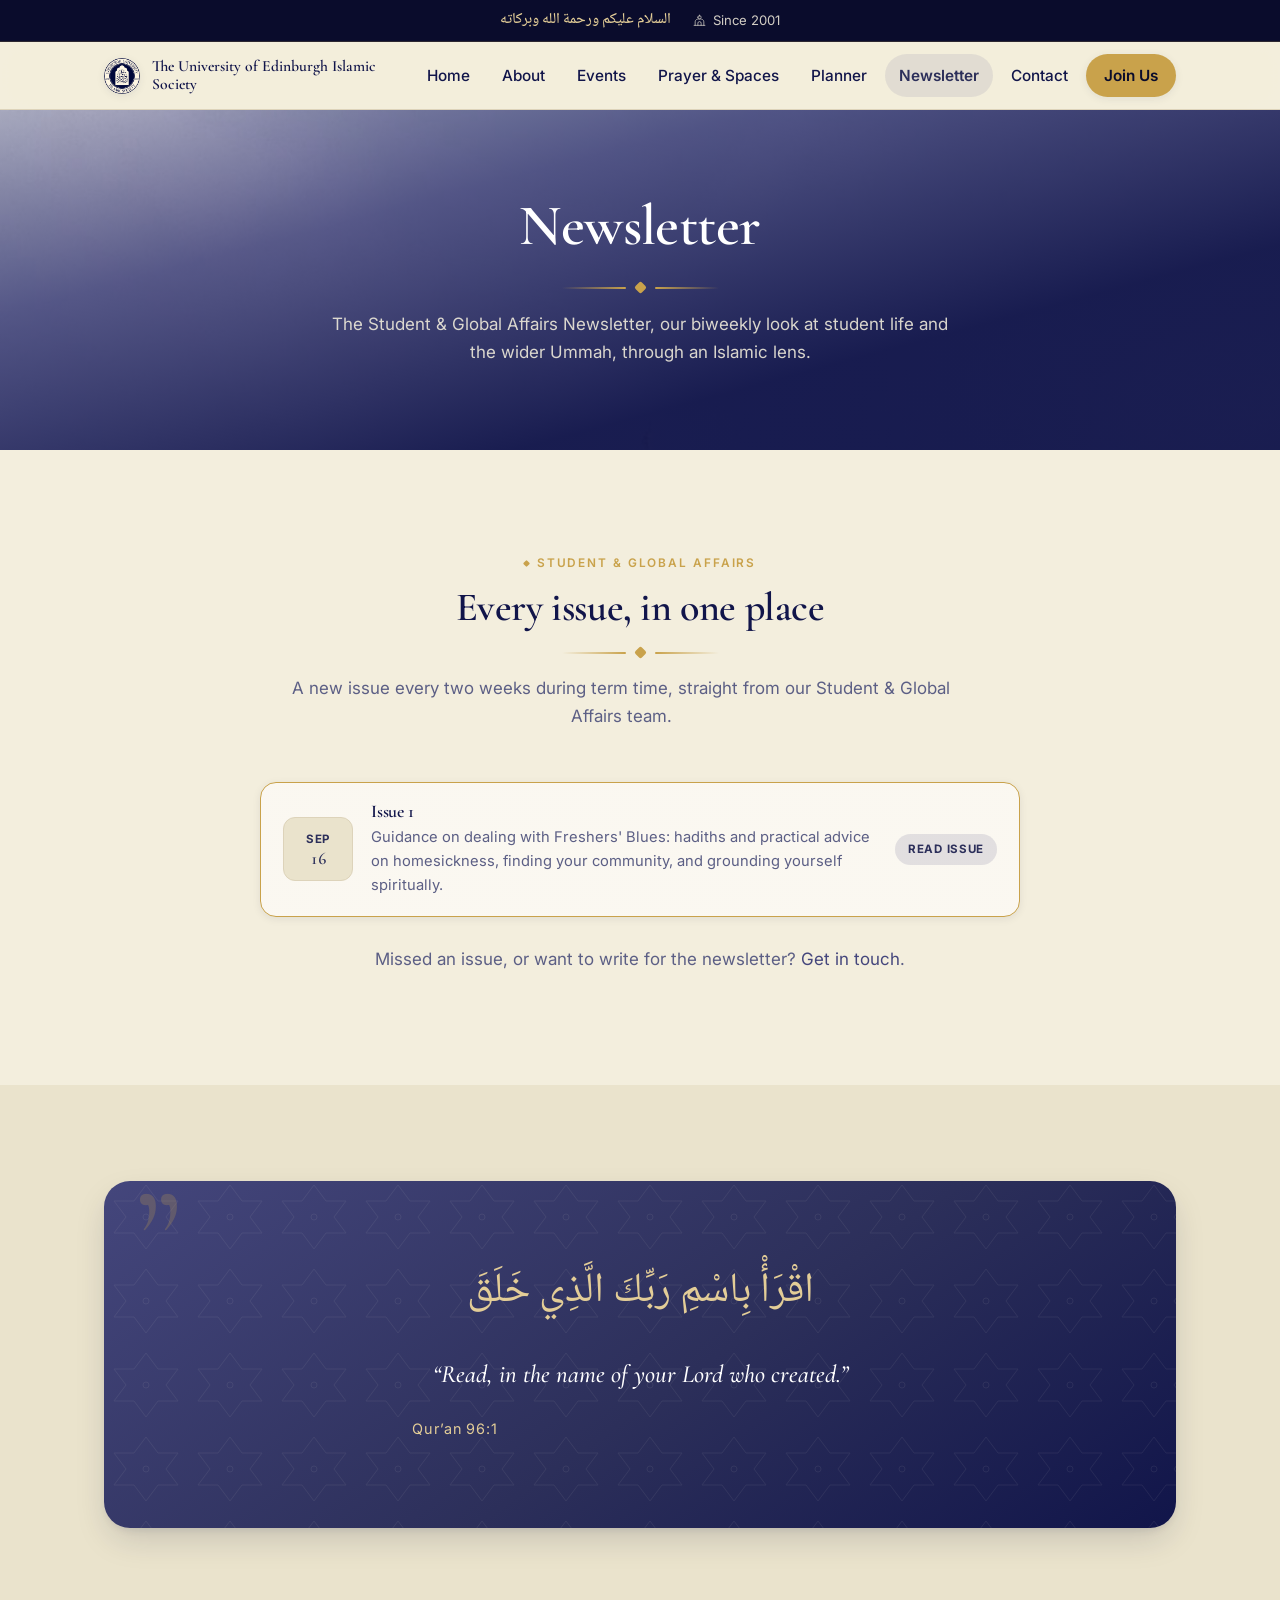
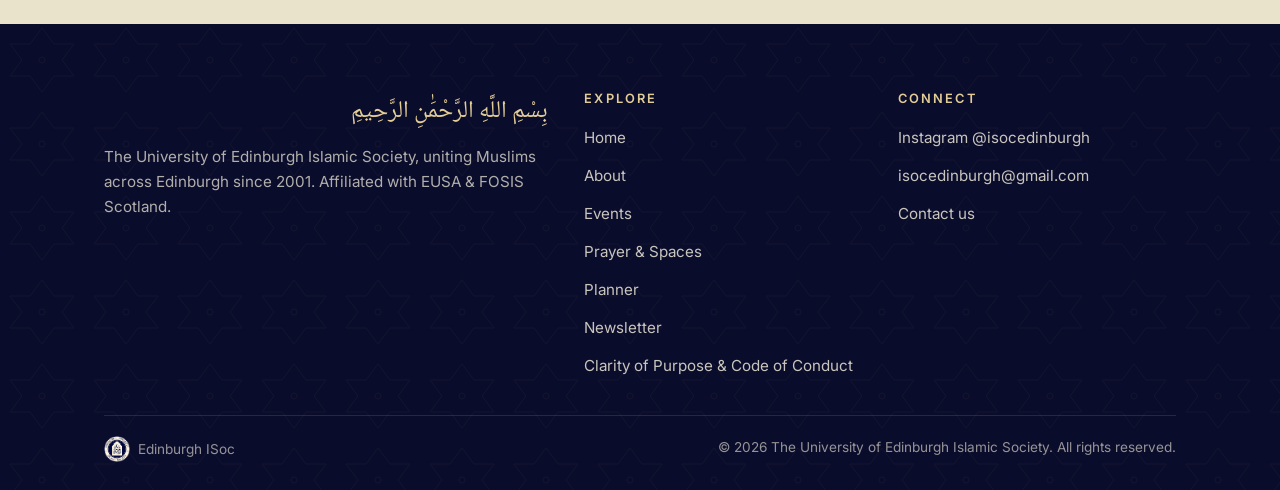
<file: newsletter.html>
<!DOCTYPE html>
<html lang="en">
<head>
  <meta charset="UTF-8" />
  <meta name="viewport" content="width=device-width, initial-scale=1.0" />
  <title>Newsletter · Edinburgh ISoc</title>
  <meta name="description" content="The Student &amp; Global Affairs Newsletter: Edinburgh ISoc's biweekly newsletter on student life and the wider Ummah, through an Islamic lens." />
  <link rel="icon" type="image/png" href="/favicon.png" />
  <link rel="preconnect" href="https://fonts.googleapis.com" />
  <link rel="preconnect" href="https://fonts.gstatic.com" crossorigin />
  <link rel="stylesheet" href="assets/style.css" />
</head>
<body>

  <div class="topbar">
    <div class="topbar-inner">
      <span class="salaam">السلام عليكم ورحمة الله وبركاته</span>
      <span class="tb-item"><svg viewBox="0 0 24 24" fill="none" stroke="currentColor" stroke-width="1.6" stroke-linecap="round" stroke-linejoin="round" aria-hidden="true"><path d="M12 2v2M9 6a3 3 0 1 1 6 0c0 1.7-1.3 2.6-3 3.4C10.3 8.6 9 7.7 9 6Z"/><path d="M4 21v-6.5C4 11 7 9 12 9s8 2 8 5.5V21"/><path d="M2 21h20M9 21v-4a3 3 0 0 1 6 0v4"/></svg> Since 2001</span>
    </div>
  </div>

  <header class="nav">
    <nav class="nav-inner" aria-label="Primary">
      <a class="brand" href="index.html" aria-label="The University of Edinburgh Islamic Society home">
        <img class="brand-mark" src="assets/logo-mark.png" alt="Edinburgh ISoc crescent logo" width="36" height="36"
          onerror="this.outerHTML='&lt;svg class=&quot;brand-mark&quot; viewBox=&quot;0 0 100 100&quot; width=&quot;36&quot; height=&quot;36&quot; aria-hidden=&quot;true&quot;&gt;&lt;path d=&quot;M68 12a40 40 0 1 0 0 76 32 32 0 1 1 0-76z&quot; fill=&quot;%23c9a24b&quot;/&gt;&lt;/svg&gt;'" />
        <span class="brand-text"><b>The University of Edinburgh Islamic Society</b></span>
      </a>
      <div class="nav-links">
        <a href="index.html">Home</a>
        <a href="about.html">About</a>
        <a href="fixr.html">Events</a>
        <a href="prayer.html">Prayer &amp; Spaces</a>
        <a href="planner.html">Planner</a>
        <a href="newsletter.html" class="active" aria-current="page">Newsletter</a>
        <a href="contact.html">Contact</a>
        <a href="https://www.eusa.ed.ac.uk/shop?activity_id=201" class="nav-cta" target="_blank" rel="noopener">Join Us</a>
      </div>
      <button class="hamburger" aria-label="Open menu" aria-expanded="false" aria-controls="primary-menu">
        <span></span><span></span><span></span>
      </button>
    </nav>
  </header>
  <div class="nav-overlay" aria-hidden="true"></div>

  <main>
    <section class="page-hero">
      <div class="hero-bg"></div>
      <div class="hero-scrim"></div>
      <div class="hero-inner">
        <h1>Newsletter</h1>
        <div class="gold-rule"><span class="diamond"></span></div>
        <p class="hero-lead">The Student &amp; Global Affairs Newsletter, our biweekly look at student life and the wider Ummah, through an Islamic lens.</p>
      </div>
    </section>

    <!-- ===== Issues list ===== -->
    <section class="section section--cream">
      <div class="container">
        <div class="section-head reveal">
          <span class="eyebrow">Student &amp; Global Affairs</span>
          <h2>Every issue, in one place</h2>
          <div class="gold-rule"><span class="diamond"></span></div>
          <p>A new issue every two weeks during term time, straight from our Student &amp; Global Affairs team.</p>
        </div>
        <div class="event-list reveal" style="max-width:760px;margin-inline:auto;">
          <div class="event highlight">
            <div class="date-chip"><span class="m">Sep</span><span class="d">16</span></div>
            <div class="ev-body">
              <h4>Issue 1</h4>
              <p>Guidance on dealing with Freshers' Blues: hadiths and practical advice on homesickness, finding your community, and grounding yourself spiritually.</p>
            </div>
            <a class="badge badge-free" href="newsletters/issue-1.pdf" target="_blank" rel="noopener">Read issue</a>
          </div>
        </div>
        <p class="center" style="color:var(--muted);margin-top:28px;">Missed an issue, or want to write for the newsletter? <a href="contact.html">Get in touch</a>.</p>
      </div>
    </section>

    <!-- ===== Quran quote ===== -->
    <section class="section section--panel">
      <div class="container">
        <div class="quote-band reveal">
          <p class="ar">اقْرَأْ بِاسْمِ رَبِّكَ الَّذِي خَلَقَ</p>
          <p class="tr">“Read, in the name of your Lord who created.”</p>
          <p class="ref">Qur’an 96:1</p>
        </div>
      </div>
    </section>
  </main>

  <footer class="footer">
    <div class="container">
      <div class="footer-grid">
        <div class="footer-about">
          <p class="bismillah">بِسْمِ اللَّهِ الرَّحْمَٰنِ الرَّحِيمِ</p>
          <p>The University of Edinburgh Islamic Society, uniting Muslims across Edinburgh since 2001. Affiliated with EUSA &amp; FOSIS Scotland.</p>
        </div>
        <div>
          <h4>Explore</h4>
          <ul>
            <li><a href="index.html">Home</a></li>
            <li><a href="about.html">About</a></li>
            <li><a href="fixr.html">Events</a></li>
            <li><a href="prayer.html">Prayer &amp; Spaces</a></li>
            <li><a href="planner.html">Planner</a></li>
            <li><a href="newsletter.html">Newsletter</a></li>
            <li><a href="conduct.html">Clarity of Purpose &amp; Code of Conduct</a></li>
          </ul>
        </div>
        <div>
          <h4>Connect</h4>
          <ul>
            <li><a href="https://instagram.com/isocedinburgh" target="_blank" rel="noopener">Instagram @isocedinburgh</a></li>
            <li><a href="mailto:isocedinburgh@gmail.com">isocedinburgh@gmail.com</a></li>
            <li><a href="contact.html">Contact us</a></li>
          </ul>
        </div>
      </div>
      <div class="footer-bottom">
        <span class="brand-mini">
          <img src="assets/logo-mark.png" alt="" aria-hidden="true" width="26" height="26" onerror="this.style.display='none'" />
          Edinburgh ISoc
        </span>
        <span>&copy; <span id="year">2026</span> The University of Edinburgh Islamic Society. All rights reserved.</span>
      </div>
    </div>
  </footer>

  <script src="assets/script.js"></script>
</body>
</html>
</file>
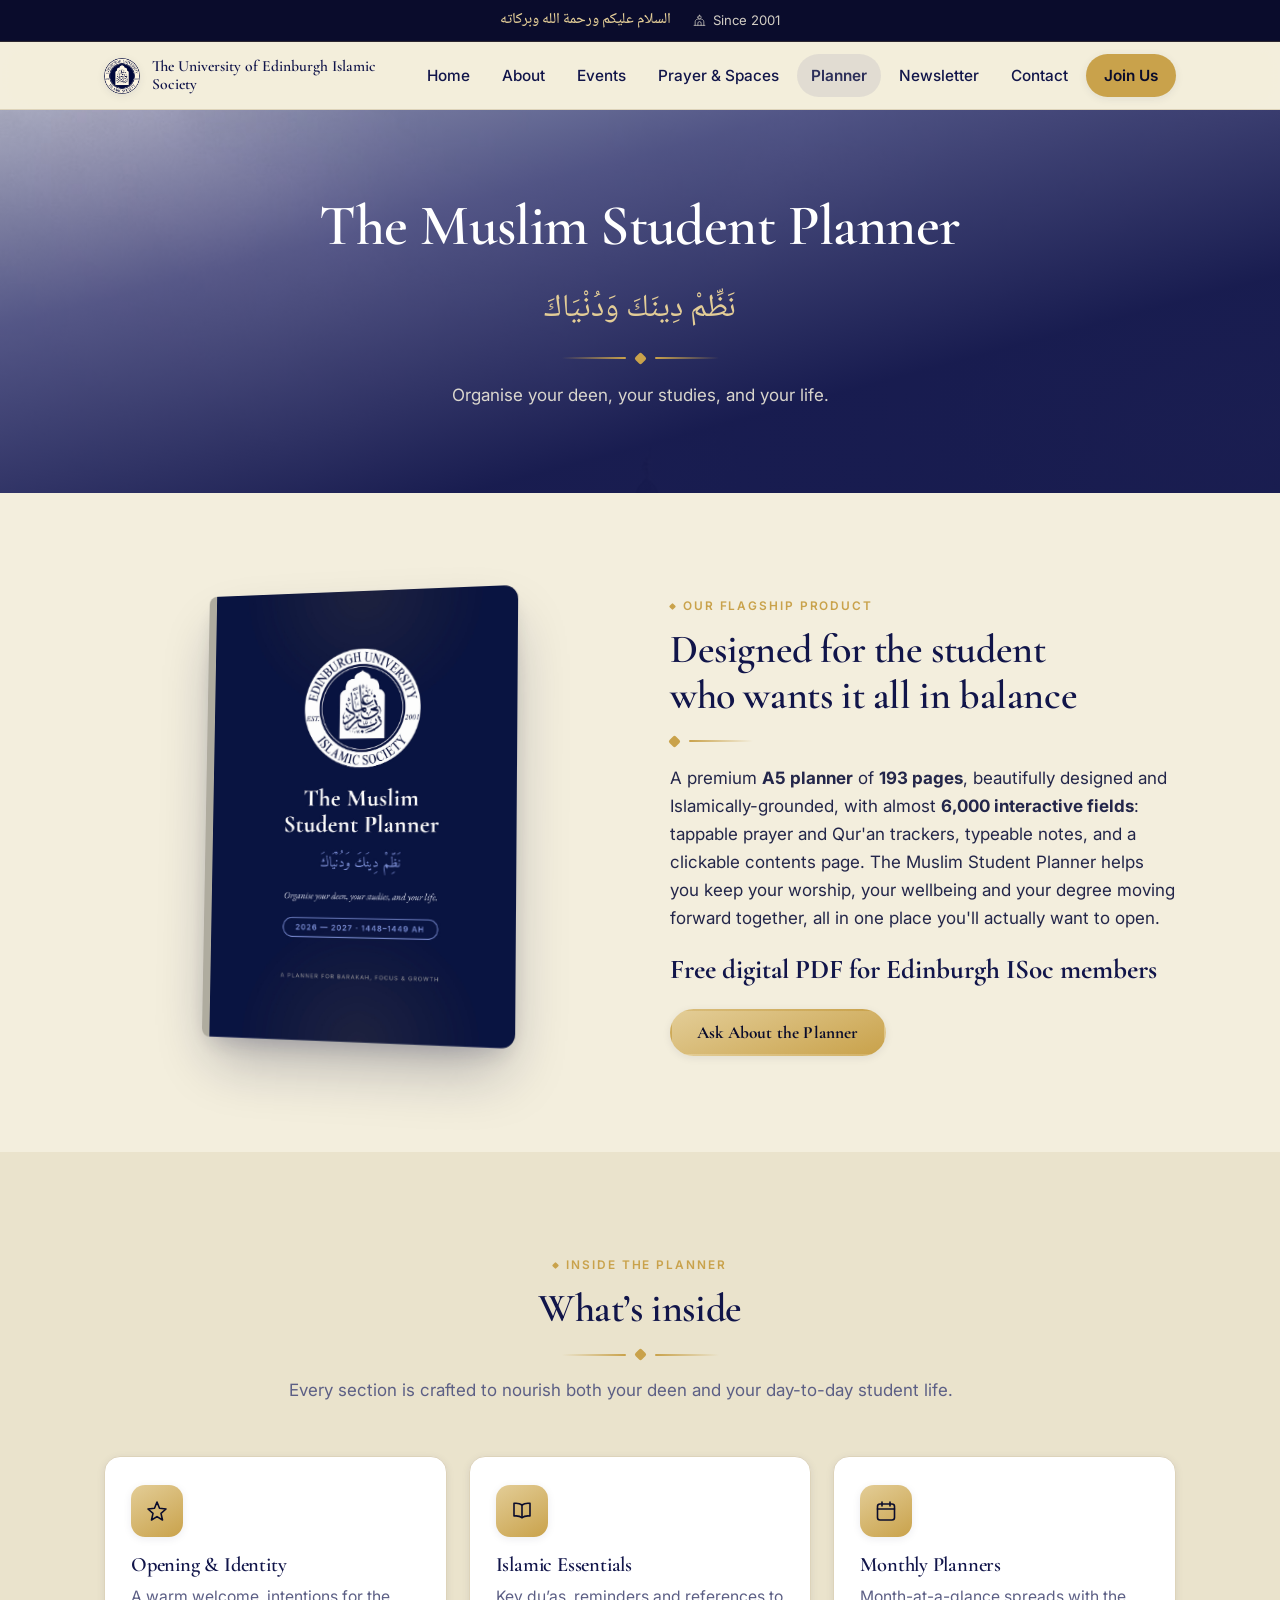
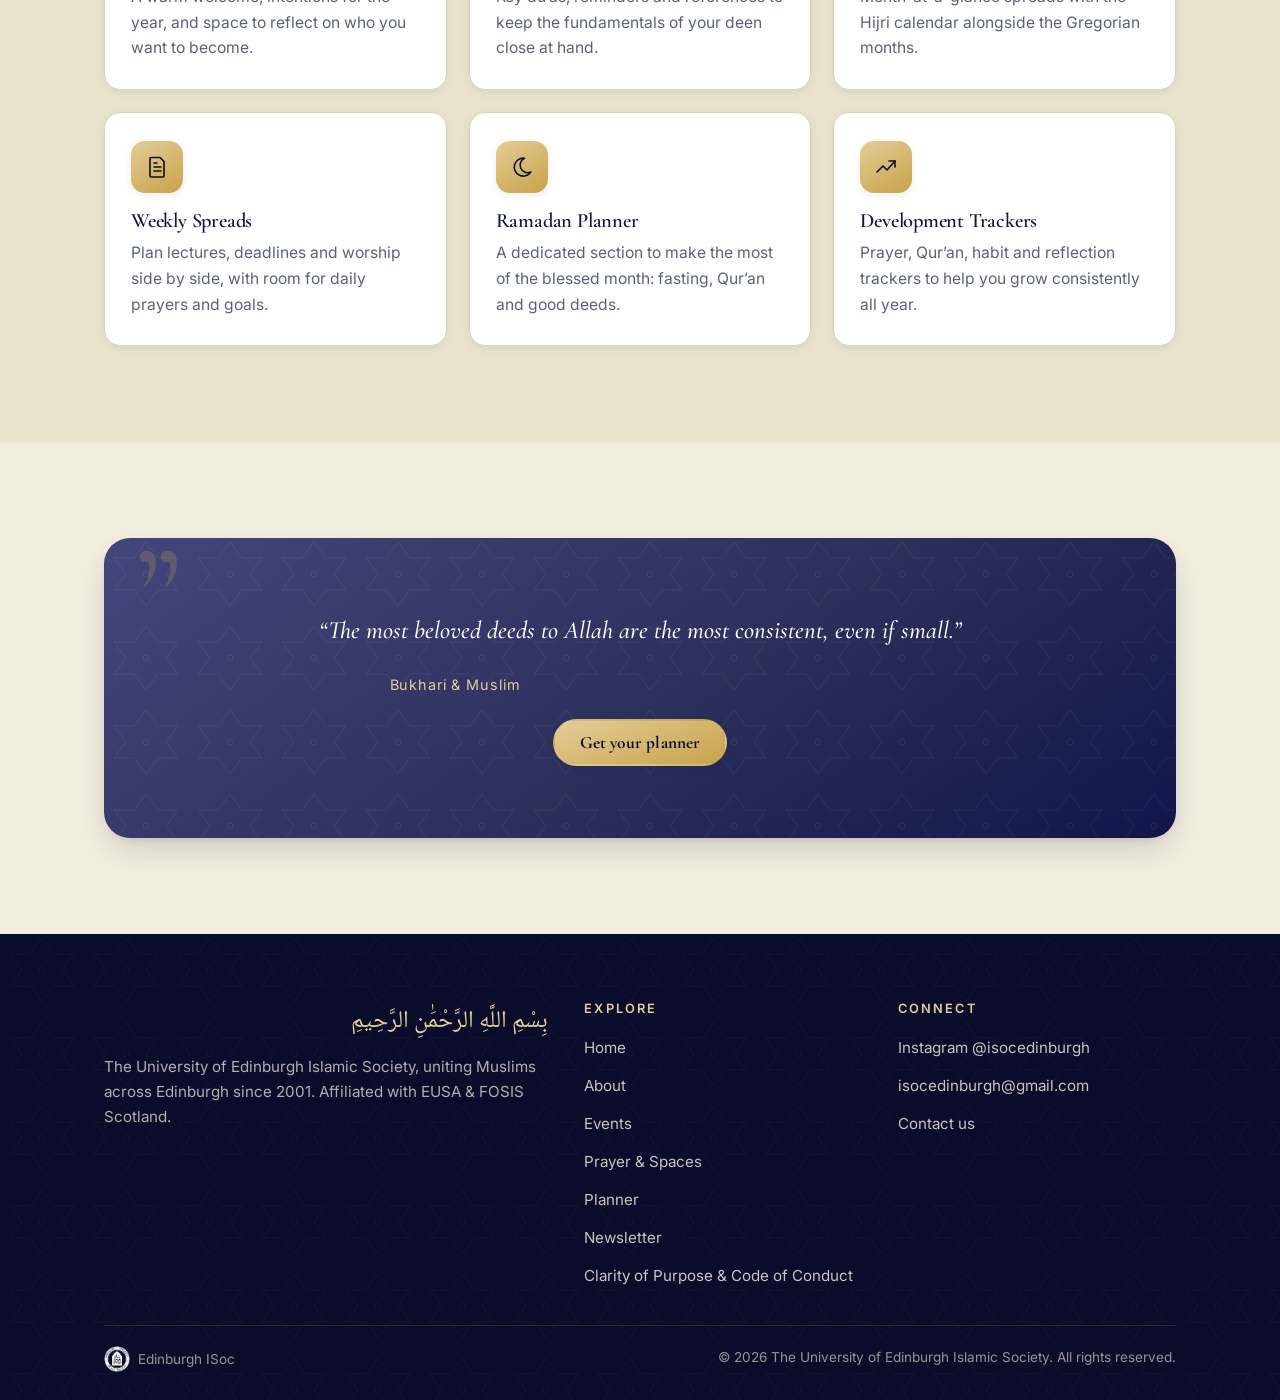
<file: planner.html>
<!DOCTYPE html>
<html lang="en">
<head>
  <meta charset="UTF-8" />
  <meta name="viewport" content="width=device-width, initial-scale=1.0" />
  <title>The Muslim Student Planner · Edinburgh ISoc</title>
  <meta name="description" content="The Edinburgh ISoc Muslim Student Planner 2026–27: a premium, Islamically-grounded A5 planner to organise your deen, your studies and your life." />
  <link rel="icon" type="image/png" href="/favicon.png" />
  <link rel="preconnect" href="https://fonts.googleapis.com" />
  <link rel="preconnect" href="https://fonts.gstatic.com" crossorigin />
  <link rel="stylesheet" href="assets/style.css" />
</head>
<body>

  <div class="topbar">
    <div class="topbar-inner">
      <span class="salaam">السلام عليكم ورحمة الله وبركاته</span>
      <span class="tb-item"><svg viewBox="0 0 24 24" fill="none" stroke="currentColor" stroke-width="1.6" stroke-linecap="round" stroke-linejoin="round" aria-hidden="true"><path d="M12 2v2M9 6a3 3 0 1 1 6 0c0 1.7-1.3 2.6-3 3.4C10.3 8.6 9 7.7 9 6Z"/><path d="M4 21v-6.5C4 11 7 9 12 9s8 2 8 5.5V21"/><path d="M2 21h20M9 21v-4a3 3 0 0 1 6 0v4"/></svg> Since 2001</span>
    </div>
  </div>

  <header class="nav">
    <nav class="nav-inner" aria-label="Primary">
      <a class="brand" href="index.html" aria-label="The University of Edinburgh Islamic Society home">
        <img class="brand-mark" src="assets/logo-mark.png" alt="Edinburgh ISoc crescent logo" width="36" height="36"
          onerror="this.outerHTML='&lt;svg class=&quot;brand-mark&quot; viewBox=&quot;0 0 100 100&quot; width=&quot;36&quot; height=&quot;36&quot; aria-hidden=&quot;true&quot;&gt;&lt;path d=&quot;M68 12a40 40 0 1 0 0 76 32 32 0 1 1 0-76z&quot; fill=&quot;%23c9a24b&quot;/&gt;&lt;/svg&gt;'" />
        <span class="brand-text"><b>The University of Edinburgh Islamic Society</b></span>
      </a>
      <div class="nav-links">
        <a href="index.html">Home</a>
        <a href="about.html">About</a>
        <a href="fixr.html">Events</a>
        <a href="prayer.html">Prayer &amp; Spaces</a>
        <a href="planner.html" class="active" aria-current="page">Planner</a>
        <a href="newsletter.html">Newsletter</a>
        <a href="contact.html">Contact</a>
        <a href="https://www.eusa.ed.ac.uk/shop?activity_id=201" class="nav-cta" target="_blank" rel="noopener">Join Us</a>
      </div>
      <button class="hamburger" aria-label="Open menu" aria-expanded="false" aria-controls="primary-menu">
        <span></span><span></span><span></span>
      </button>
    </nav>
  </header>
  <div class="nav-overlay" aria-hidden="true"></div>

  <main>
    <section class="page-hero">
      <div class="hero-bg"></div>
      <div class="hero-scrim"></div>
      <div class="hero-inner">
        <h1>The Muslim Student Planner</h1>
        <p class="arabic-sub">نَظِّمْ دِينَكَ وَدُنْيَاكَ</p>
        <div class="gold-rule"><span class="diamond"></span></div>
        <p class="hero-lead">Organise your deen, your studies, and your life.</p>
      </div>
    </section>

    <!-- ===== Product ===== -->
    <section class="section section--cream">
      <div class="container">
        <div class="feature">
          <div class="reveal">
            <div class="book-wrap">
              <img class="book-cover" src="assets/planner-cover.jpg" alt="The Muslim Student Planner 2026–27 cover" />
            </div>
          </div>
          <div class="reveal">
            <span class="eyebrow">Our flagship product</span>
            <h2>Designed for the student who wants it all in balance</h2>
            <div class="gold-rule start"><span class="diamond"></span></div>
            <p>A premium <strong>A5 planner</strong> of <strong>193 pages</strong>, beautifully designed and Islamically-grounded, with almost <strong>6,000 interactive fields</strong>: tappable prayer and Qur'an trackers, typeable notes, and a clickable contents page. The Muslim Student Planner helps you keep your worship, your wellbeing and your degree moving forward together, all in one place you'll actually want to open.</p>
            <p style="font-size:1.7rem;font-family:var(--serif);font-weight:700;color:var(--ink);">Free digital PDF for Edinburgh ISoc members</p>
            <div class="btn-row">
              <a class="btn btn-gold" href="contact.html">Ask About the Planner</a>
            </div>
          </div>
        </div>
      </div>
    </section>

    <!-- ===== What's inside ===== -->
    <section class="section section--panel">
      <div class="container">
        <div class="section-head reveal">
          <span class="eyebrow">Inside the planner</span>
          <h2>What’s inside</h2>
          <div class="gold-rule"><span class="diamond"></span></div>
          <p>Every section is crafted to nourish both your deen and your day-to-day student life.</p>
        </div>
        <div class="grid grid-3">
          <article class="card reveal">
            <span class="icon-chip" aria-hidden="true"><svg viewBox="0 0 24 24" fill="none" stroke="currentColor" stroke-width="1.6" stroke-linecap="round" stroke-linejoin="round" aria-hidden="true"><path d="m12 3 2.5 6.2L21 10l-5 4.4L17.5 21 12 17.6 6.5 21 8 14.4 3 10l6.5-.8Z"/></svg></span>
            <h3>Opening &amp; Identity</h3>
            <p>A warm welcome, intentions for the year, and space to reflect on who you want to become.</p>
          </article>
          <article class="card reveal">
            <span class="icon-chip" aria-hidden="true"><svg viewBox="0 0 24 24" fill="none" stroke="currentColor" stroke-width="1.6" stroke-linecap="round" stroke-linejoin="round" aria-hidden="true"><path d="M12 6c-2-1.5-4.5-2-8-1.6V17c3.5-.4 6 .1 8 1.6 2-1.5 4.5-2 8-1.6V4.4C16.5 4 14 4.5 12 6Z"/><path d="M12 6v12.6"/></svg></span>
            <h3>Islamic Essentials</h3>
            <p>Key du’as, reminders and references to keep the fundamentals of your deen close at hand.</p>
          </article>
          <article class="card reveal">
            <span class="icon-chip" aria-hidden="true"><svg viewBox="0 0 24 24" fill="none" stroke="currentColor" stroke-width="1.6" stroke-linecap="round" stroke-linejoin="round" aria-hidden="true"><rect x="3.5" y="5" width="17" height="16" rx="2.5"/><path d="M3.5 10h17M8 3v4M16 3v4"/></svg></span>
            <h3>Monthly Planners</h3>
            <p>Month-at-a-glance spreads with the Hijri calendar alongside the Gregorian months.</p>
          </article>
          <article class="card reveal">
            <span class="icon-chip" aria-hidden="true"><svg viewBox="0 0 24 24" fill="none" stroke="currentColor" stroke-width="1.6" stroke-linecap="round" stroke-linejoin="round" aria-hidden="true"><path d="M6 2.5h9l4 4V21a1 1 0 0 1-1 1H6a1 1 0 0 1-1-1V3.5A1 1 0 0 1 6 2.5Z"/><path d="M9 12h7M9 16h7M9 8h3"/></svg></span>
            <h3>Weekly Spreads</h3>
            <p>Plan lectures, deadlines and worship side by side, with room for daily prayers and goals.</p>
          </article>
          <article class="card reveal">
            <span class="icon-chip" aria-hidden="true"><svg viewBox="0 0 24 24" fill="none" stroke="currentColor" stroke-width="1.6" stroke-linecap="round" stroke-linejoin="round" aria-hidden="true"><path d="M14.5 3.2A9 9 0 1 0 20.8 17 7.2 7.2 0 0 1 14.5 3.2Z"/></svg></span>
            <h3>Ramadan Planner</h3>
            <p>A dedicated section to make the most of the blessed month: fasting, Qur’an and good deeds.</p>
          </article>
          <article class="card reveal">
            <span class="icon-chip" aria-hidden="true"><svg viewBox="0 0 24 24" fill="none" stroke="currentColor" stroke-width="1.6" stroke-linecap="round" stroke-linejoin="round" aria-hidden="true"><path d="M3 17l6-6 4 4 8-9"/><path d="M15 6h6v6"/></svg></span>
            <h3>Development Trackers</h3>
            <p>Prayer, Qur’an, habit and reflection trackers to help you grow consistently all year.</p>
          </article>
        </div>
      </div>
    </section>

    <!-- ===== Hadith quote ===== -->
    <section class="section section--cream">
      <div class="container">
        <div class="quote-band reveal">
          <p class="tr">“The most beloved deeds to Allah are the most consistent, even if small.”</p>
          <p class="ref">Bukhari &amp; Muslim</p>
          <div class="btn-row center" style="margin-top:22px;">
            <a class="btn btn-gold" href="contact.html">Get your planner</a>
          </div>
        </div>
      </div>
    </section>
  </main>

  <footer class="footer">
    <div class="container">
      <div class="footer-grid">
        <div class="footer-about">
          <p class="bismillah">بِسْمِ اللَّهِ الرَّحْمَٰنِ الرَّحِيمِ</p>
          <p>The University of Edinburgh Islamic Society, uniting Muslims across Edinburgh since 2001. Affiliated with EUSA &amp; FOSIS Scotland.</p>
        </div>
        <div>
          <h4>Explore</h4>
          <ul>
            <li><a href="index.html">Home</a></li>
            <li><a href="about.html">About</a></li>
            <li><a href="fixr.html">Events</a></li>
            <li><a href="prayer.html">Prayer &amp; Spaces</a></li>
            <li><a href="planner.html">Planner</a></li>
            <li><a href="newsletter.html">Newsletter</a></li>
            <li><a href="conduct.html">Clarity of Purpose &amp; Code of Conduct</a></li>
          </ul>
        </div>
        <div>
          <h4>Connect</h4>
          <ul>
            <li><a href="https://instagram.com/isocedinburgh" target="_blank" rel="noopener">Instagram @isocedinburgh</a></li>
            <li><a href="mailto:isocedinburgh@gmail.com">isocedinburgh@gmail.com</a></li>
            <li><a href="contact.html">Contact us</a></li>
          </ul>
        </div>
      </div>
      <div class="footer-bottom">
        <span class="brand-mini">
          <img src="assets/logo-mark.png" alt="" aria-hidden="true" width="26" height="26" onerror="this.style.display='none'" />
          Edinburgh ISoc
        </span>
        <span>&copy; <span id="year">2026</span> The University of Edinburgh Islamic Society. All rights reserved.</span>
      </div>
    </div>
  </footer>

  <script src="assets/script.js"></script>
</body>
</html>
</file>
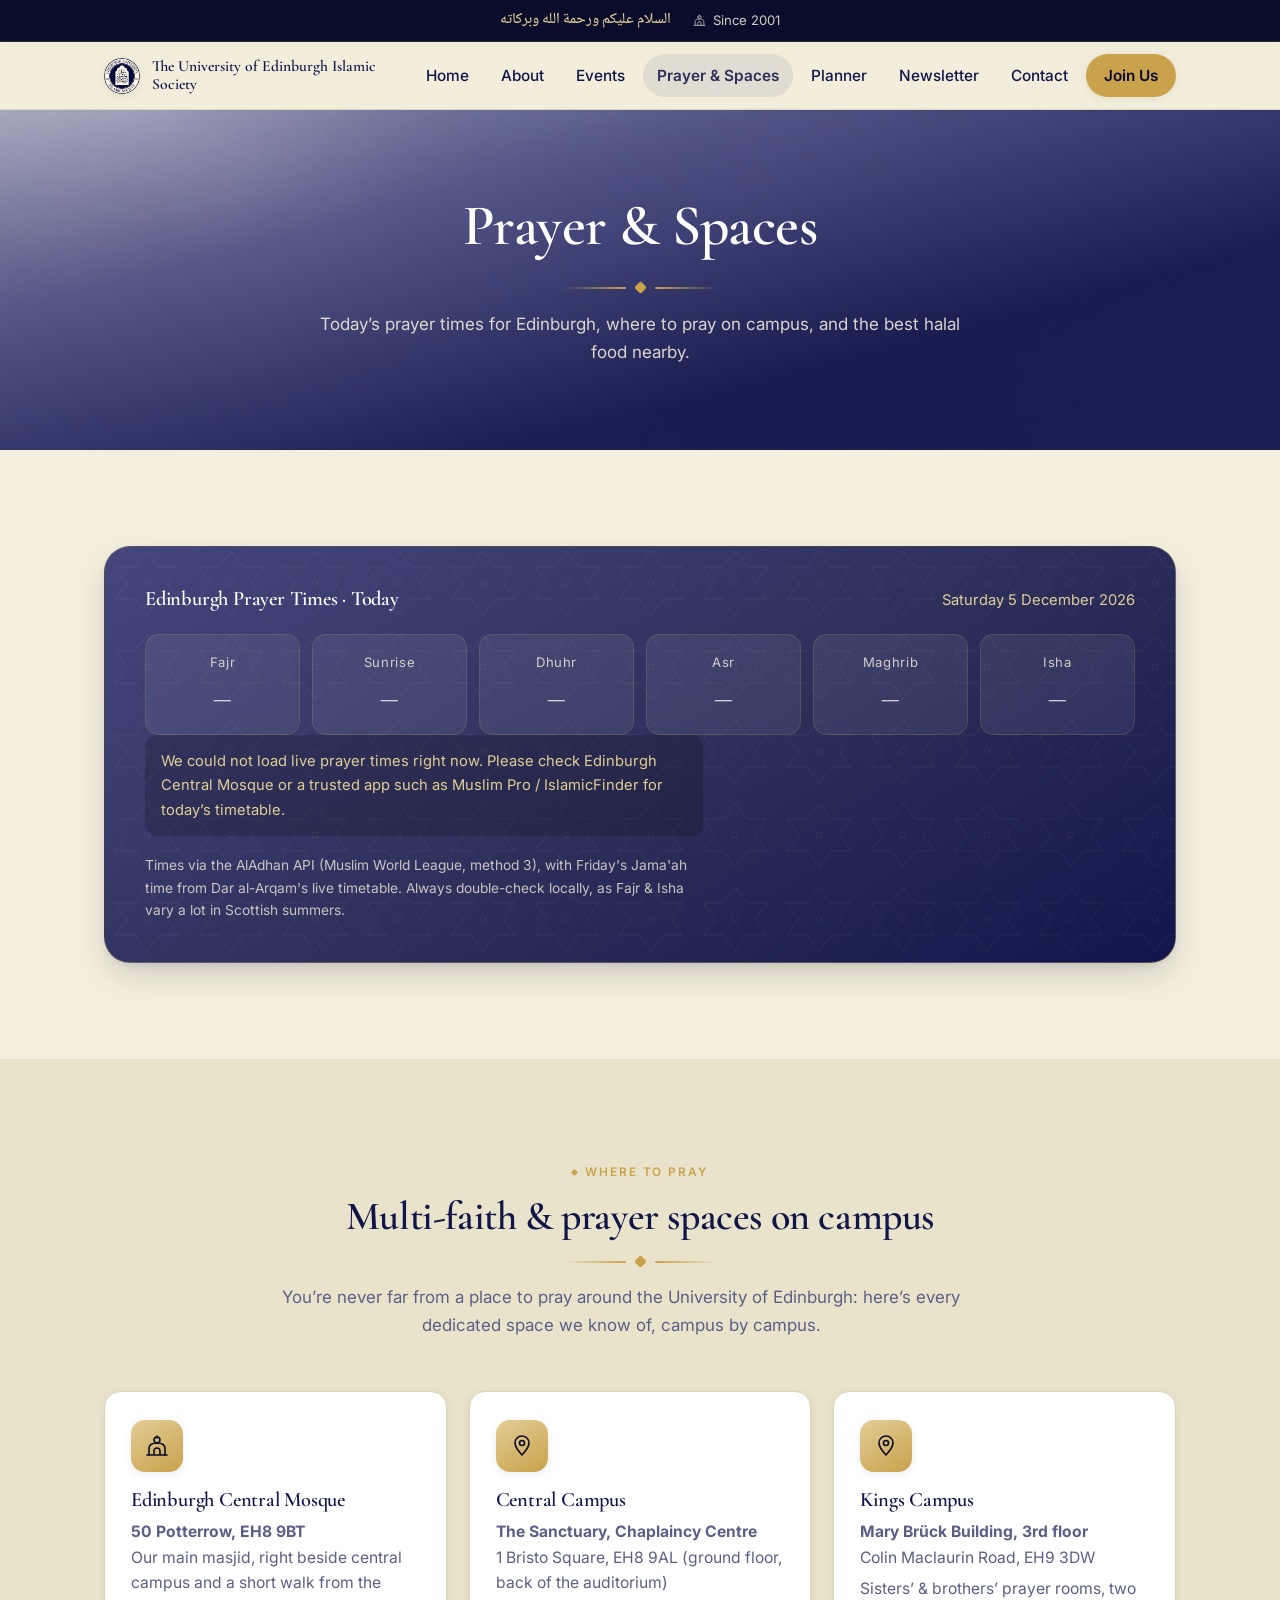
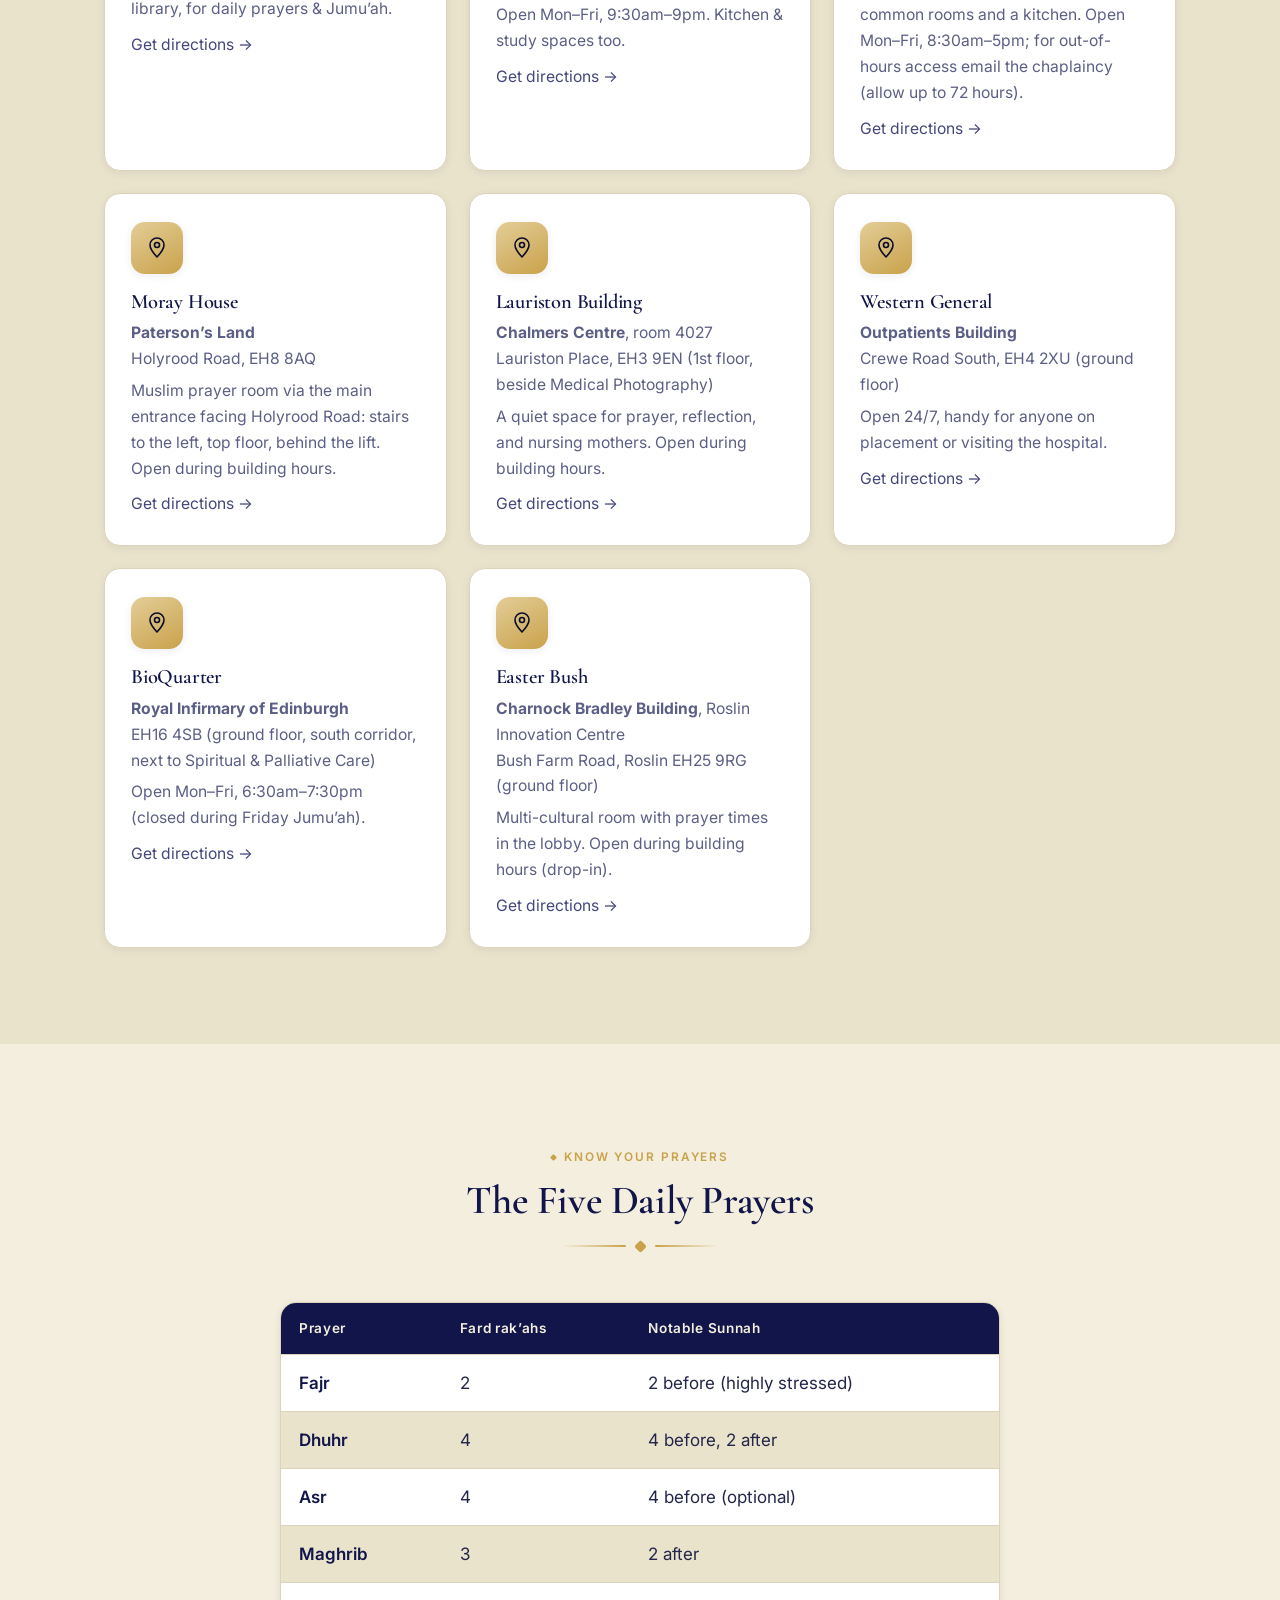
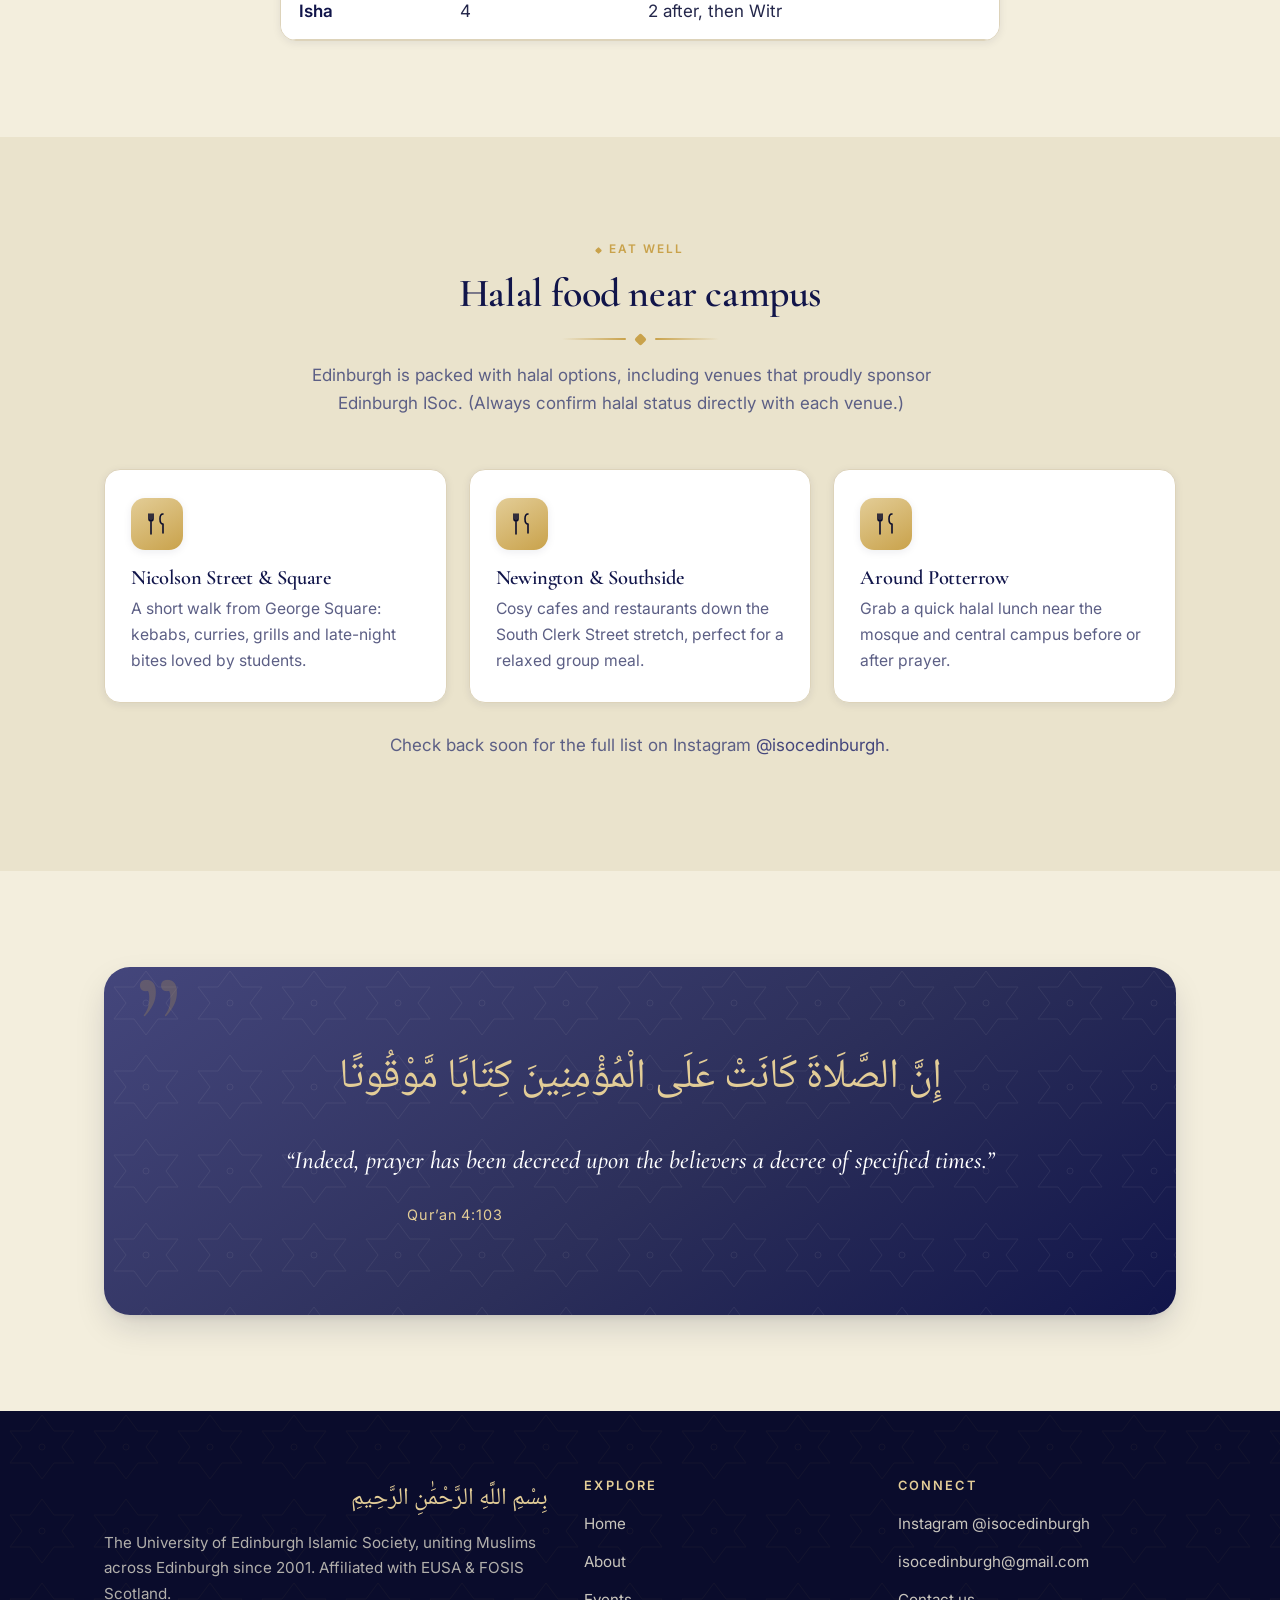
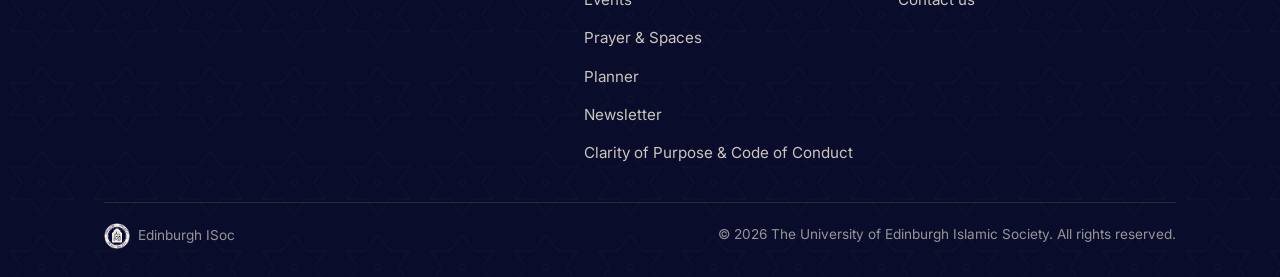
<file: prayer.html>
<!DOCTYPE html>
<html lang="en">
<head>
  <meta charset="UTF-8" />
  <meta name="viewport" content="width=device-width, initial-scale=1.0" />
  <title>Prayer &amp; Spaces · Edinburgh ISoc</title>
  <meta name="description" content="Live Edinburgh prayer times, campus prayer spaces, and the best halal food near the University of Edinburgh." />
  <link rel="icon" type="image/png" href="/favicon.png" />
  <link rel="preconnect" href="https://fonts.googleapis.com" />
  <link rel="preconnect" href="https://fonts.gstatic.com" crossorigin />
  <link rel="stylesheet" href="assets/style.css" />
</head>
<body>

  <div class="topbar">
    <div class="topbar-inner">
      <span class="salaam">السلام عليكم ورحمة الله وبركاته</span>
      <span class="tb-item"><svg viewBox="0 0 24 24" fill="none" stroke="currentColor" stroke-width="1.6" stroke-linecap="round" stroke-linejoin="round" aria-hidden="true"><path d="M12 2v2M9 6a3 3 0 1 1 6 0c0 1.7-1.3 2.6-3 3.4C10.3 8.6 9 7.7 9 6Z"/><path d="M4 21v-6.5C4 11 7 9 12 9s8 2 8 5.5V21"/><path d="M2 21h20M9 21v-4a3 3 0 0 1 6 0v4"/></svg> Since 2001</span>
    </div>
  </div>

  <header class="nav">
    <nav class="nav-inner" aria-label="Primary">
      <a class="brand" href="index.html" aria-label="The University of Edinburgh Islamic Society home">
        <img class="brand-mark" src="assets/logo-mark.png" alt="Edinburgh ISoc crescent logo" width="36" height="36"
          onerror="this.outerHTML='&lt;svg class=&quot;brand-mark&quot; viewBox=&quot;0 0 100 100&quot; width=&quot;36&quot; height=&quot;36&quot; aria-hidden=&quot;true&quot;&gt;&lt;path d=&quot;M68 12a40 40 0 1 0 0 76 32 32 0 1 1 0-76z&quot; fill=&quot;%23c9a24b&quot;/&gt;&lt;/svg&gt;'" />
        <span class="brand-text"><b>The University of Edinburgh Islamic Society</b></span>
      </a>
      <div class="nav-links">
        <a href="index.html">Home</a>
        <a href="about.html">About</a>
        <a href="fixr.html">Events</a>
        <a href="prayer.html" class="active" aria-current="page">Prayer &amp; Spaces</a>
        <a href="planner.html">Planner</a>
        <a href="newsletter.html">Newsletter</a>
        <a href="contact.html">Contact</a>
        <a href="https://www.eusa.ed.ac.uk/shop?activity_id=201" class="nav-cta" target="_blank" rel="noopener">Join Us</a>
      </div>
      <button class="hamburger" aria-label="Open menu" aria-expanded="false" aria-controls="primary-menu">
        <span></span><span></span><span></span>
      </button>
    </nav>
  </header>
  <div class="nav-overlay" aria-hidden="true"></div>

  <main>
    <section class="page-hero">
      <div class="hero-bg"></div>
      <div class="hero-scrim"></div>
      <div class="hero-inner">
        <h1>Prayer &amp; Spaces</h1>
        <div class="gold-rule"><span class="diamond"></span></div>
        <p class="hero-lead">Today’s prayer times for Edinburgh, where to pray on campus, and the best halal food nearby.</p>
      </div>
    </section>

    <!-- ===== Live prayer times ===== -->
    <section class="section section--cream">
      <div class="container">
        <div id="prayer-widget" class="prayer-widget reveal" aria-live="polite">
          <div class="pw-head">
            <h3>Edinburgh Prayer Times · Today</h3>
            <div class="pw-dates">
              <div id="pw-greg">Loading today’s date…</div>
              <div class="hijri" id="pw-hijri"></div>
            </div>
          </div>
          <div class="pw-grid">
            <div class="pw-cell" data-prayer="Fajr"><div class="name">Fajr</div><div class="time">—</div><div class="badge-next">Next</div></div>
            <div class="pw-cell" data-prayer="Sunrise"><div class="name">Sunrise</div><div class="time">—</div><div class="badge-next">Next</div></div>
            <div class="pw-cell" data-prayer="Dhuhr"><div class="name" id="pw-dhuhr-name">Dhuhr</div><div class="time">—</div><div class="jamaah" id="pw-jamaah" hidden></div><div class="badge-next">Next</div></div>
            <div class="pw-cell" data-prayer="Asr"><div class="name">Asr</div><div class="time">—</div><div class="badge-next">Next</div></div>
            <div class="pw-cell" data-prayer="Maghrib"><div class="name">Maghrib</div><div class="time">—</div><div class="badge-next">Next</div></div>
            <div class="pw-cell" data-prayer="Isha"><div class="name">Isha</div><div class="time">—</div><div class="badge-next">Next</div></div>
          </div>
          <p class="pw-error" id="pw-error" hidden></p>
          <p class="pw-note">Times via the AlAdhan API (Muslim World League, method 3), with Friday's Jama'ah time from Dar al-Arqam's live timetable. Always double-check locally, as Fajr &amp; Isha vary a lot in Scottish summers.</p>
        </div>
      </div>
    </section>

    <!-- ===== Prayer spaces ===== -->
    <section class="section section--panel">
      <div class="container">
        <div class="section-head reveal">
          <span class="eyebrow">Where to pray</span>
          <h2>Multi-faith &amp; prayer spaces on campus</h2>
          <div class="gold-rule"><span class="diamond"></span></div>
          <p>You’re never far from a place to pray around the University of Edinburgh: here’s every dedicated space we know of, campus by campus.</p>
        </div>
        <div class="grid grid-3">
          <article class="card reveal">
            <span class="icon-chip" aria-hidden="true"><svg viewBox="0 0 24 24" fill="none" stroke="currentColor" stroke-width="1.6" stroke-linecap="round" stroke-linejoin="round" aria-hidden="true"><path d="M12 2v2M9 6a3 3 0 1 1 6 0c0 1.7-1.3 2.6-3 3.4C10.3 8.6 9 7.7 9 6Z"/><path d="M4 21v-6.5C4 11 7 9 12 9s8 2 8 5.5V21"/><path d="M2 21h20M9 21v-4a3 3 0 0 1 6 0v4"/></svg></span>
            <h3>Edinburgh Central Mosque</h3>
            <p><strong>50 Potterrow, EH8 9BT</strong><br>Our main masjid, right beside central campus and a short walk from the library, for daily prayers &amp; Jumu’ah.</p>
            <p style="margin:10px 0 0;"><a href="https://www.google.com/maps?cid=10751191652779896079" target="_blank" rel="noopener">Get directions →</a></p>
          </article>
          <article class="card reveal">
            <span class="icon-chip" aria-hidden="true"><svg viewBox="0 0 24 24" fill="none" stroke="currentColor" stroke-width="1.6" stroke-linecap="round" stroke-linejoin="round" aria-hidden="true"><path d="M12 21s7-7.5 7-12a7 7 0 1 0-14 0c0 4.5 7 12 7 12Z"/><circle cx="12" cy="9" r="2.5"/></svg></span>
            <h3>Central Campus</h3>
            <p><strong>The Sanctuary, Chaplaincy Centre</strong><br>1 Bristo Square, EH8 9AL (ground floor, back of the auditorium)</p>
            <p style="margin:6px 0 0;">Open Mon–Fri, 9:30am–9pm. Kitchen &amp; study spaces too.</p>
            <p style="margin:10px 0 0;"><a href="https://www.google.com/maps/search/?api=1&amp;query=Chaplaincy%20Centre%2C%201%20Bristo%20Square%2C%20Edinburgh%20EH8%209AL" target="_blank" rel="noopener">Get directions →</a></p>
          </article>
          <article class="card reveal">
            <span class="icon-chip" aria-hidden="true"><svg viewBox="0 0 24 24" fill="none" stroke="currentColor" stroke-width="1.6" stroke-linecap="round" stroke-linejoin="round" aria-hidden="true"><path d="M12 21s7-7.5 7-12a7 7 0 1 0-14 0c0 4.5 7 12 7 12Z"/><circle cx="12" cy="9" r="2.5"/></svg></span>
            <h3>Kings Campus</h3>
            <p><strong>Mary Brück Building, 3rd floor</strong><br>Colin Maclaurin Road, EH9 3DW</p>
            <p style="margin:6px 0 0;">Sisters’ &amp; brothers’ prayer rooms, two common rooms and a kitchen. Open Mon–Fri, 8:30am–5pm; for out-of-hours access email the chaplaincy (allow up to 72 hours).</p>
            <p style="margin:10px 0 0;"><a href="https://www.google.com/maps/search/?api=1&amp;query=Mary%20Bruck%20Building%2C%20Colin%20Maclaurin%20Road%2C%20Edinburgh%20EH9%203DW" target="_blank" rel="noopener">Get directions →</a></p>
          </article>
          <article class="card reveal">
            <span class="icon-chip" aria-hidden="true"><svg viewBox="0 0 24 24" fill="none" stroke="currentColor" stroke-width="1.6" stroke-linecap="round" stroke-linejoin="round" aria-hidden="true"><path d="M12 21s7-7.5 7-12a7 7 0 1 0-14 0c0 4.5 7 12 7 12Z"/><circle cx="12" cy="9" r="2.5"/></svg></span>
            <h3>Moray House</h3>
            <p><strong>Paterson’s Land</strong><br>Holyrood Road, EH8 8AQ</p>
            <p style="margin:6px 0 0;">Muslim prayer room via the main entrance facing Holyrood Road: stairs to the left, top floor, behind the lift. Open during building hours.</p>
            <p style="margin:10px 0 0;"><a href="https://www.google.com/maps/search/?api=1&amp;query=Paterson%27s%20Land%2C%20Holyrood%20Road%2C%20Edinburgh%20EH8%208AQ" target="_blank" rel="noopener">Get directions →</a></p>
          </article>
          <article class="card reveal">
            <span class="icon-chip" aria-hidden="true"><svg viewBox="0 0 24 24" fill="none" stroke="currentColor" stroke-width="1.6" stroke-linecap="round" stroke-linejoin="round" aria-hidden="true"><path d="M12 21s7-7.5 7-12a7 7 0 1 0-14 0c0 4.5 7 12 7 12Z"/><circle cx="12" cy="9" r="2.5"/></svg></span>
            <h3>Lauriston Building</h3>
            <p><strong>Chalmers Centre</strong>, room 4027<br>Lauriston Place, EH3 9EN (1st floor, beside Medical Photography)</p>
            <p style="margin:6px 0 0;">A quiet space for prayer, reflection, and nursing mothers. Open during building hours.</p>
            <p style="margin:10px 0 0;"><a href="https://www.google.com/maps/search/?api=1&amp;query=Chalmers%20Centre%2C%20Lauriston%20Place%2C%20Edinburgh%20EH3%209EN" target="_blank" rel="noopener">Get directions →</a></p>
          </article>
          <article class="card reveal">
            <span class="icon-chip" aria-hidden="true"><svg viewBox="0 0 24 24" fill="none" stroke="currentColor" stroke-width="1.6" stroke-linecap="round" stroke-linejoin="round" aria-hidden="true"><path d="M12 21s7-7.5 7-12a7 7 0 1 0-14 0c0 4.5 7 12 7 12Z"/><circle cx="12" cy="9" r="2.5"/></svg></span>
            <h3>Western General</h3>
            <p><strong>Outpatients Building</strong><br>Crewe Road South, EH4 2XU (ground floor)</p>
            <p style="margin:6px 0 0;">Open 24/7, handy for anyone on placement or visiting the hospital.</p>
            <p style="margin:10px 0 0;"><a href="https://www.google.com/maps/search/?api=1&amp;query=Western%20General%20Hospital%2C%20Crewe%20Road%20South%2C%20Edinburgh%20EH4%202XU" target="_blank" rel="noopener">Get directions →</a></p>
          </article>
          <article class="card reveal">
            <span class="icon-chip" aria-hidden="true"><svg viewBox="0 0 24 24" fill="none" stroke="currentColor" stroke-width="1.6" stroke-linecap="round" stroke-linejoin="round" aria-hidden="true"><path d="M12 21s7-7.5 7-12a7 7 0 1 0-14 0c0 4.5 7 12 7 12Z"/><circle cx="12" cy="9" r="2.5"/></svg></span>
            <h3>BioQuarter</h3>
            <p><strong>Royal Infirmary of Edinburgh</strong><br>EH16 4SB (ground floor, south corridor, next to Spiritual &amp; Palliative Care)</p>
            <p style="margin:6px 0 0;">Open Mon–Fri, 6:30am–7:30pm (closed during Friday Jumu’ah).</p>
            <p style="margin:10px 0 0;"><a href="https://www.google.com/maps/search/?api=1&amp;query=Royal%20Infirmary%20of%20Edinburgh%2C%20Edinburgh%20EH16%204SB" target="_blank" rel="noopener">Get directions →</a></p>
          </article>
          <article class="card reveal">
            <span class="icon-chip" aria-hidden="true"><svg viewBox="0 0 24 24" fill="none" stroke="currentColor" stroke-width="1.6" stroke-linecap="round" stroke-linejoin="round" aria-hidden="true"><path d="M12 21s7-7.5 7-12a7 7 0 1 0-14 0c0 4.5 7 12 7 12Z"/><circle cx="12" cy="9" r="2.5"/></svg></span>
            <h3>Easter Bush</h3>
            <p><strong>Charnock Bradley Building</strong>, Roslin Innovation Centre<br>Bush Farm Road, Roslin EH25 9RG (ground floor)</p>
            <p style="margin:6px 0 0;">Multi-cultural room with prayer times in the lobby. Open during building hours (drop-in).</p>
            <p style="margin:10px 0 0;"><a href="https://www.google.com/maps/search/?api=1&amp;query=Roslin%20Innovation%20Centre%2C%20Bush%20Farm%20Road%2C%20Roslin%20EH25%209RG" target="_blank" rel="noopener">Get directions →</a></p>
          </article>
        </div>
      </div>
    </section>

    <!-- ===== Five prayers ===== -->
    <section class="section section--cream">
      <div class="container">
        <div class="section-head reveal">
          <span class="eyebrow">Know your prayers</span>
          <h2>The Five Daily Prayers</h2>
          <div class="gold-rule"><span class="diamond"></span></div>
        </div>
        <div class="card reveal" style="padding:0;overflow:hidden;max-width:720px;margin-inline:auto;">
          <div class="table-wrap" style="border:0;box-shadow:none;border-radius:0;">
            <table class="styled">
              <thead>
                <tr><th scope="col">Prayer</th><th scope="col">Fard rak’ahs</th><th scope="col">Notable Sunnah</th></tr>
              </thead>
              <tbody>
                <tr><td>Fajr</td><td>2</td><td>2 before (highly stressed)</td></tr>
                <tr><td>Dhuhr</td><td>4</td><td>4 before, 2 after</td></tr>
                <tr><td>Asr</td><td>4</td><td>4 before (optional)</td></tr>
                <tr><td>Maghrib</td><td>3</td><td>2 after</td></tr>
                <tr><td>Isha</td><td>4</td><td>2 after, then Witr</td></tr>
              </tbody>
            </table>
          </div>
        </div>
      </div>
    </section>

    <!-- ===== Halal food ===== -->
    <section class="section section--panel">
      <div class="container">
        <div class="section-head reveal">
          <span class="eyebrow">Eat well</span>
          <h2>Halal food near campus</h2>
          <div class="gold-rule"><span class="diamond"></span></div>
          <p>Edinburgh is packed with halal options, including venues that proudly sponsor Edinburgh ISoc. (Always confirm halal status directly with each venue.)</p>
        </div>
        <div class="grid grid-3">
          <article class="card reveal">
            <span class="icon-chip" aria-hidden="true"><svg viewBox="0 0 24 24" fill="none" stroke="currentColor" stroke-width="1.6" stroke-linecap="round" stroke-linejoin="round" aria-hidden="true"><path d="M6 2v8M4 2v5a2 2 0 0 0 4 0V2M6 10v12M18 2c-1.7 0-3 2-3 5s1 5 3 5v9"/></svg></span>
            <h3>Nicolson Street &amp; Square</h3>
            <p>A short walk from George Square: kebabs, curries, grills and late-night bites loved by students.</p>
          </article>
          <article class="card reveal">
            <span class="icon-chip" aria-hidden="true"><svg viewBox="0 0 24 24" fill="none" stroke="currentColor" stroke-width="1.6" stroke-linecap="round" stroke-linejoin="round" aria-hidden="true"><path d="M6 2v8M4 2v5a2 2 0 0 0 4 0V2M6 10v12M18 2c-1.7 0-3 2-3 5s1 5 3 5v9"/></svg></span>
            <h3>Newington &amp; Southside</h3>
            <p>Cosy cafes and restaurants down the South Clerk Street stretch, perfect for a relaxed group meal.</p>
          </article>
          <article class="card reveal">
            <span class="icon-chip" aria-hidden="true"><svg viewBox="0 0 24 24" fill="none" stroke="currentColor" stroke-width="1.6" stroke-linecap="round" stroke-linejoin="round" aria-hidden="true"><path d="M6 2v8M4 2v5a2 2 0 0 0 4 0V2M6 10v12M18 2c-1.7 0-3 2-3 5s1 5 3 5v9"/></svg></span>
            <h3>Around Potterrow</h3>
            <p>Grab a quick halal lunch near the mosque and central campus before or after prayer.</p>
          </article>
        </div>
        <p class="center" style="color:var(--muted);margin-top:28px;">Check back soon for the full list on Instagram <a href="https://instagram.com/isocedinburgh" target="_blank" rel="noopener">@isocedinburgh</a>.</p>
      </div>
    </section>

    <!-- ===== Quran quote ===== -->
    <section class="section section--cream">
      <div class="container">
        <div class="quote-band reveal">
          <p class="ar">إِنَّ الصَّلَاةَ كَانَتْ عَلَى الْمُؤْمِنِينَ كِتَابًا مَّوْقُوتًا</p>
          <p class="tr">“Indeed, prayer has been decreed upon the believers a decree of specified times.”</p>
          <p class="ref">Qur’an 4:103</p>
        </div>
      </div>
    </section>
  </main>

  <footer class="footer">
    <div class="container">
      <div class="footer-grid">
        <div class="footer-about">
          <p class="bismillah">بِسْمِ اللَّهِ الرَّحْمَٰنِ الرَّحِيمِ</p>
          <p>The University of Edinburgh Islamic Society, uniting Muslims across Edinburgh since 2001. Affiliated with EUSA &amp; FOSIS Scotland.</p>
        </div>
        <div>
          <h4>Explore</h4>
          <ul>
            <li><a href="index.html">Home</a></li>
            <li><a href="about.html">About</a></li>
            <li><a href="fixr.html">Events</a></li>
            <li><a href="prayer.html">Prayer &amp; Spaces</a></li>
            <li><a href="planner.html">Planner</a></li>
            <li><a href="newsletter.html">Newsletter</a></li>
            <li><a href="conduct.html">Clarity of Purpose &amp; Code of Conduct</a></li>
          </ul>
        </div>
        <div>
          <h4>Connect</h4>
          <ul>
            <li><a href="https://instagram.com/isocedinburgh" target="_blank" rel="noopener">Instagram @isocedinburgh</a></li>
            <li><a href="mailto:isocedinburgh@gmail.com">isocedinburgh@gmail.com</a></li>
            <li><a href="contact.html">Contact us</a></li>
          </ul>
        </div>
      </div>
      <div class="footer-bottom">
        <span class="brand-mini">
          <img src="assets/logo-mark.png" alt="" aria-hidden="true" width="26" height="26" onerror="this.style.display='none'" />
          Edinburgh ISoc
        </span>
        <span>&copy; <span id="year">2026</span> The University of Edinburgh Islamic Society. All rights reserved.</span>
      </div>
    </div>
  </footer>

  <script src="assets/script.js"></script>
</body>
</html>
</file>
<file: assets/style.css>
/* =====================================================================
   University of Edinburgh Islamic Society (Edinburgh ISoc)
   Global stylesheet (all pages)
   Handwritten CSS. No frameworks, no bundlers.
   ===================================================================== */

@import url('https://fonts.googleapis.com/css2?family=Cormorant+Garamond:ital,wght@0,500;0,600;0,700;1,500&family=Parisienne&family=Inter:wght@400;500;600;700&family=Noto+Naskh+Arabic:wght@400;500;600;700&display=swap');

/* ---------- Design tokens: navy / gold / cream ---------- */
:root {
  --ink: #11154a;
  --ink2: #0a0c2c;
  --green: #44467c;
  --green2: #2c2f5a;
  --gold: #c9a24b;
  --gold-lt: #e3cd97;
  --cream: #f3eedd;
  --panel: #eae3cc;
  --text: #23264a;
  --muted: #5c5f85;
  --white: #ffffff;
  --line: #ddd3ba;

  --serif: 'Cormorant Garamond', Georgia, 'Times New Roman', Times, serif;
  --serif-italic: 'Cormorant Garamond', Georgia, serif;
  --script: 'Parisienne', 'Snell Roundhand', cursive;
  --body: 'Inter', system-ui, -apple-system, 'Segoe UI', Roboto, Helvetica, Arial, sans-serif;
  --arabic: 'Noto Naskh Arabic', 'Geeza Pro', 'Traditional Arabic', serif;

  --radius: 16px;
  --radius-sm: 10px;
  --radius-lg: 26px;
  --maxw: 1120px;
  --shadow-sm: 0 2px 8px rgba(18, 21, 58, 0.08);
  --shadow: 0 14px 34px -6px rgba(18, 21, 58, 0.18), 0 4px 10px -4px rgba(18, 21, 58, 0.12);
  --shadow-lg: 0 30px 60px -12px rgba(18, 21, 58, 0.32), 0 10px 24px -8px rgba(18, 21, 58, 0.18);
  --ring: 0 0 0 3px rgba(201, 162, 75, 0.38);

  /* subtle 8-point Islamic star lattice, tokenised so any section can call it */
  --pattern-gold: url("data:image/svg+xml,%3Csvg xmlns='http://www.w3.org/2000/svg' width='84' height='84' viewBox='0 0 84 84'%3E%3Cg fill='none' stroke='%23c9a24b' stroke-width='1'%3E%3Cpath d='M42 4 L54 20 L74 20 L62 36 L74 52 L54 52 L42 68 L30 52 L10 52 L22 36 L10 20 L30 20 Z'/%3E%3Ccircle cx='42' cy='36' r='3'/%3E%3C/g%3E%3C/svg%3E");
  --pattern-cream: url("data:image/svg+xml,%3Csvg xmlns='http://www.w3.org/2000/svg' width='84' height='84' viewBox='0 0 84 84'%3E%3Cg fill='none' stroke='%23f3eedd' stroke-width='1'%3E%3Cpath d='M42 4 L54 20 L74 20 L62 36 L74 52 L54 52 L42 68 L30 52 L10 52 L22 36 L10 20 L30 20 Z'/%3E%3Ccircle cx='42' cy='36' r='3'/%3E%3C/g%3E%3C/svg%3E");
  --grain: url("data:image/svg+xml,%3Csvg xmlns='http://www.w3.org/2000/svg' width='140' height='140'%3E%3Cfilter id='n'%3E%3CfeTurbulence type='fractalNoise' baseFrequency='0.85' numOctaves='2' stitchTiles='stitch'/%3E%3CfeColorMatrix type='saturate' values='0'/%3E%3C/filter%3E%3Crect width='100%25' height='100%25' filter='url(%23n)'/%3E%3C/svg%3E");
}

/* ---------- Reset / base ---------- */
*, *::before, *::after { box-sizing: border-box; }
html { scroll-behavior: smooth; -webkit-text-size-adjust: 100%; }
body {
  margin: 0;
  font-family: var(--body);
  color: var(--text);
  background: var(--cream);
  line-height: 1.65;
  font-size: 17px;
  -webkit-font-smoothing: antialiased;
  text-rendering: optimizeLegibility;
}
img { max-width: 100%; display: block; }
a { color: var(--green); text-decoration: none; }
a:hover { color: var(--green2); }
h1, h2, h3, h4 {
  font-family: var(--serif);
  font-optical-sizing: auto;
  color: var(--ink);
  line-height: 1.14;
  font-weight: 600;
  margin: 0 0 .4em;
  letter-spacing: -.01em;
  text-wrap: balance;
}
h1 { font-size: clamp(2.3rem, 5.4vw, 3.6rem); font-weight: 600; }
h2 { font-size: clamp(1.7rem, 3.6vw, 2.5rem); }
h3 { font-size: 1.28rem; font-weight: 600; }
p { margin: 0 0 1rem; max-width: 62ch; }
p.center, .center p { margin-inline: auto; }
:focus-visible { outline: none; box-shadow: var(--ring); border-radius: 6px; }

/* ---------- Layout helpers ---------- */
.container { width: 100%; max-width: var(--maxw); margin-inline: auto; padding-inline: 24px; }
.section { padding: clamp(52px, 7.5vw, 96px) 0; }
.section--cream { background: var(--cream); }
.section--panel { background: var(--panel); position: relative; }
.section--ink { background: var(--ink); color: var(--cream); }
.section--ink.has-photo {
  position: relative;
  background-image:
    linear-gradient(165deg, rgba(74,75,124,.5), rgba(18,21,58,.94) 62%),
    url('cta-photo.jpg');
  background-size: cover;
  background-position: center center;
}
.section--ink.has-photo::before { content: ""; position: absolute; inset: 0; background-image: var(--pattern-gold); background-size: 84px 84px; opacity: .08; mix-blend-mode: soft-light; }
.section--ink.has-photo .container { position: relative; }
.section-head { max-width: 720px; margin: 0 auto clamp(30px, 4vw, 52px); text-align: center; }
.section-head.left { margin-inline: 0; text-align: left; }
.eyebrow { display: inline-flex; align-items: center; gap: 8px; font-family: var(--body); font-weight: 600; letter-spacing: .16em; text-transform: uppercase; font-size: .74rem; color: var(--gold); margin-bottom: .7rem; }
.eyebrow::before { content: ""; width: 5px; height: 5px; background: var(--gold); transform: rotate(45deg); border-radius: 1px; }
.section-head p { color: var(--muted); font-size: 1.06rem; }
.lead { font-size: 1.15rem; color: var(--muted); }
.center { text-align: center; }

/* ---------- Gold divider ---------- */
.gold-rule { display: flex; align-items: center; justify-content: center; gap: 10px; margin: 18px auto; }
.gold-rule::before, .gold-rule::after { content: ""; height: 2px; width: 64px; background: linear-gradient(90deg, transparent, var(--gold)); border-radius: 2px; }
.gold-rule::after { background: linear-gradient(90deg, var(--gold), transparent); }
.gold-rule .diamond { width: 9px; height: 9px; background: var(--gold); transform: rotate(45deg); border-radius: 2px; }
.gold-rule.start { justify-content: flex-start; }
.gold-rule.start::before { display: none; }

/* Arabic text */
.arabic { font-family: var(--arabic); direction: rtl; line-height: 2; }

/* Script accent: sparing use, short phrases only */
.script { font-family: var(--script); font-weight: 400; color: var(--gold); line-height: 1.1; }
.hero-script { display: block; font-family: var(--script); font-size: clamp(1.35rem, 5.5vw, 2.15rem); color: var(--gold-lt); margin: 0 0 14px; }

/* =====================================================================
   Salaam top bar
   ===================================================================== */
.topbar { background: var(--ink2); color: var(--gold-lt); font-size: .82rem; border-bottom: 1px solid rgba(201,162,75,.18); }
.topbar-inner { display: flex; align-items: center; justify-content: center; gap: 22px; padding: 8px 24px; max-width: var(--maxw); margin-inline: auto; white-space: nowrap; overflow-x: auto; scrollbar-width: none; }
.topbar-inner::-webkit-scrollbar { display: none; }
.topbar .salaam { font-family: var(--arabic); direction: rtl; color: var(--gold-lt); font-size: .95rem; font-weight: 500; }
.topbar .tb-item { color: rgba(243,238,221,.86); display: inline-flex; align-items: center; gap: 7px; }
.topbar .tb-item svg { flex: none; width: 13px; height: 13px; opacity: .85; }
.topbar .tb-spacer { flex: 1 1 auto; min-width: 8px; }
.topbar .tb-link { color: var(--gold); font-weight: 600; }
.topbar .tb-link:hover { color: var(--gold-lt); }

/* =====================================================================
   Sticky nav
   ===================================================================== */
.nav { position: sticky; top: 0; z-index: 70; background: rgba(243,238,221,.86); backdrop-filter: saturate(160%) blur(14px); -webkit-backdrop-filter: saturate(160%) blur(14px); border-bottom: 1px solid var(--line); }
.nav-inner { display: flex; align-items: center; justify-content: space-between; gap: 16px; padding: 12px 24px; max-width: var(--maxw); margin-inline: auto; }
.brand { display: inline-flex; align-items: center; gap: 12px; }
.brand img.brand-mark, .brand svg.brand-mark { width: 36px; height: 36px; border-radius: 50%; object-fit: cover; box-shadow: var(--shadow-sm); background: var(--cream); }
.brand-text { display: flex; flex-direction: column; line-height: 1.15; max-width: 230px; }
.brand-text b { font-family: var(--serif); font-weight: 600; color: var(--ink); font-size: .98rem; white-space: normal; }
.brand-text span { font-size: .72rem; color: var(--muted); letter-spacing: .04em; }

.nav-links { display: flex; align-items: center; gap: 4px; }
.nav-links a { color: var(--ink); font-weight: 500; font-size: .96rem; padding: 9px 14px; border-radius: 999px; transition: background .18s ease, color .18s ease; }
.nav-links a:hover { background: rgba(201,162,75,.14); }
.nav-links a.active { color: var(--green2); background: rgba(74,75,124,.10); font-weight: 600; }
.nav-links a.nav-cta { background: var(--gold); color: var(--ink2); font-weight: 600; padding: 9px 18px; box-shadow: var(--shadow-sm); }
.nav-links a.nav-cta:hover { background: var(--gold-lt); }

.hamburger { display: none; flex-direction: column; gap: 5px; background: none; border: 0; cursor: pointer; padding: 8px; border-radius: 10px; }
.hamburger span { width: 24px; height: 2px; background: var(--ink); border-radius: 2px; transition: transform .25s ease, opacity .25s ease; }
.nav-overlay { display: none; }

/* =====================================================================
   Buttons
   ===================================================================== */
.btn { display: inline-flex; align-items: center; justify-content: center; gap: 8px; font-family: var(--serif); font-weight: 700; letter-spacing: .01em; font-size: 1.08rem; padding: 13px 25px; border-radius: 999px; border: 2px solid transparent; cursor: pointer; transition: transform .18s ease, box-shadow .22s ease, background .2s ease, color .2s ease; line-height: 1; position: relative; }
.btn:active { transform: translateY(1px); }
.btn-gold { background: linear-gradient(160deg, var(--gold-lt), var(--gold)); color: var(--ink2); box-shadow: var(--shadow-sm); }
.btn-gold:hover { background: linear-gradient(160deg, var(--gold-lt), var(--gold-lt)); color: var(--ink2); box-shadow: var(--shadow); transform: translateY(-2px); }
.btn-green { background: linear-gradient(160deg, var(--green), var(--green2)); color: var(--white); box-shadow: var(--shadow-sm); }
.btn-green:hover { background: var(--green2); color: var(--white); box-shadow: var(--shadow); transform: translateY(-2px); }
.btn-ghost { background: transparent; color: var(--gold); border-color: var(--gold); }
.btn-ghost:hover { background: rgba(201,162,75,.14); color: var(--gold-lt); transform: translateY(-2px); }
.btn-ghost.on-light { color: var(--green2); border-color: var(--gold); }
.btn-ghost.on-light:hover { background: rgba(201,162,75,.12); color: var(--green2); }
.btn-row { display: flex; flex-wrap: wrap; gap: 14px; }
.btn-row.center { justify-content: center; }
.btn svg { width: 17px; height: 17px; }

/* =====================================================================
   Hero: photographic, layered
   ===================================================================== */
.hero {
  position: relative;
  color: var(--cream);
  overflow: hidden;
  isolation: isolate;
}
.hero-bg {
  position: absolute; inset: 0; z-index: -3;
  background-image: url('hero-photo.jpg');
  background-size: cover; background-position: center 78%;
}
.hero-scrim {
  position: absolute; inset: 0; z-index: -2;
  background:
    radial-gradient(120% 90% at 50% -10%, rgba(255,255,255,.22) 0%, rgba(68,70,124,.6) 32%, rgba(17,21,74,.9) 65%, rgba(10,12,44,.98) 100%);
}
.hero-pattern {
  position: absolute; inset: 0; z-index: -1;
  background-image: var(--pattern-gold);
  background-size: 84px 84px;
  opacity: .12;
  mix-blend-mode: soft-light;
}
.hero-inner { position: relative; max-width: var(--maxw); margin-inline: auto; padding: clamp(36px, 5vw, 64px) 24px; text-align: center; }
.hero h1 { color: var(--white); margin-bottom: 14px; }
.hero .logo-full { width: clamp(112px, 20vw, 138px); height: auto; margin: 0 auto 14px; border-radius: 50%; box-shadow: var(--shadow-lg), 0 0 0 3px rgba(201,162,75,.5); background: var(--cream); padding: 6px; }
.hero .bismillah { font-family: var(--arabic); direction: rtl; color: var(--gold-lt); font-size: clamp(1.6rem, 4vw, 2.3rem); margin-bottom: 14px; }
.hero .gold-rule::before, .hero .gold-rule::after { background: linear-gradient(90deg, transparent, var(--gold)); }
.hero .gold-rule::after { background: linear-gradient(90deg, var(--gold), transparent); }
.hero .hero-lead { color: rgba(243,238,221,.92); font-size: 1.1rem; line-height: 1.45; max-width: 480px; margin: 8px auto 26px; font-family: var(--serif-italic); font-style: italic; font-weight: 500; }
.hero .hero-meta { margin-top: 26px; color: var(--gold-lt); font-size: .84rem; letter-spacing: .1em; text-transform: uppercase; display: inline-flex; gap: 18px; flex-wrap: wrap; justify-content: center; }
.hero .hero-meta span { display: inline-flex; align-items: center; gap: 7px; }
.hero .hero-meta svg { width: 15px; height: 15px; }

/* Page (inner) hero: smaller, for sub pages, same photographic system */
.page-hero { position: relative; color: var(--cream); overflow: hidden; isolation: isolate; }
.page-hero .hero-bg { background-position: center 60%; }
.page-hero .hero-scrim { background: linear-gradient(165deg, rgba(255,255,255,.16) 0%, rgba(68,70,124,.78) 30%, rgba(17,21,74,.94) 70%); }
.page-hero .hero-inner { padding: clamp(52px, 7.5vw, 84px) 24px; }
.page-hero h1 { color: var(--white); }
.page-hero .hero-lead { margin: 0 auto; max-width: 640px; color: rgba(243,238,221,.88); }
.page-hero .arabic-sub { font-family: var(--arabic); direction: rtl; color: var(--gold-lt); font-size: clamp(1.4rem, 3.5vw, 2rem); margin: 4px 0 12px; }
.page-hero .eyebrow-pale { display: inline-flex; align-items: center; gap: 8px; font-size: .74rem; letter-spacing: .18em; text-transform: uppercase; color: var(--gold-lt); margin-bottom: .8rem; }
.page-hero .eyebrow-pale::before { content: ""; width: 5px; height: 5px; background: var(--gold-lt); transform: rotate(45deg); }

/* =====================================================================
   Cards
   ===================================================================== */
.grid { display: grid; gap: 22px; }
.grid-3 { grid-template-columns: repeat(3, 1fr); }
.grid-2 { grid-template-columns: repeat(2, 1fr); }

.card { background: var(--white); border: 1px solid var(--line); border-radius: var(--radius); padding: 28px 26px; box-shadow: var(--shadow-sm); transition: transform .22s ease, box-shadow .22s ease, border-color .22s ease; position: relative; }
.card:hover { transform: translateY(-6px); box-shadow: var(--shadow); border-color: var(--gold-lt); }
.icon-chip { display: inline-flex; align-items: center; justify-content: center; width: 52px; height: 52px; border-radius: 14px; background: linear-gradient(150deg, var(--gold-lt), var(--gold)); color: var(--ink2); margin-bottom: 16px; box-shadow: var(--shadow-sm); }
.icon-chip svg { width: 24px; height: 24px; stroke: currentColor; fill: none; stroke-width: 1.6; }
.card h3 { margin-bottom: .35em; }
.card p { color: var(--muted); margin-bottom: 0; font-size: .98rem; }
.card .role-tag { display: inline-block; font-size: .72rem; font-weight: 600; letter-spacing: .1em; text-transform: uppercase; color: var(--gold); margin-bottom: 8px; }

/* =====================================================================
   Lineage / chain of presidents
   ===================================================================== */
.lineage { border-top: 1px solid var(--line); max-width: 640px; margin: 0 auto; }
.lineage-row { display: grid; grid-template-columns: 5.5rem 1fr; gap: 1.5rem; padding: 1.05rem 0; border-bottom: 1px solid var(--line); align-items: baseline; }
.lineage-row .yr { font-family: var(--body); font-weight: 600; letter-spacing: .04em; color: var(--gold); font-variant-numeric: tabular-nums; font-size: .92rem; }
.lineage-row .who { font-family: var(--serif); font-weight: 600; color: var(--ink); font-size: 1.12rem; }
.lineage-row .who .tag { font-family: var(--body); font-weight: 500; font-size: .78rem; color: var(--muted); margin-left: .5em; }
.lineage-row.current .who { color: var(--green2); }
.lineage-row.current .who .tag { color: var(--green); font-weight: 600; }

/* =====================================================================
   Quote bands
   ===================================================================== */
.quote-band { background: linear-gradient(145deg, var(--green) 0%, var(--green2) 55%, var(--ink) 100%); color: var(--cream); text-align: center; border-radius: var(--radius-lg); padding: clamp(40px, 6.5vw, 72px); position: relative; overflow: hidden; box-shadow: var(--shadow); }
.quote-band::before { content: ""; position: absolute; inset: 0; background-image: var(--pattern-cream); background-size: 84px 84px; opacity: .07; }
.quote-band::after { content: "\201D"; position: absolute; top: -14px; left: 30px; font-family: var(--serif); font-size: 9rem; color: rgba(201,162,75,.24); line-height: 1; }
.quote-band .ar { position: relative; text-align: center; font-family: var(--arabic); direction: rtl; color: var(--gold-lt); font-size: clamp(1.8rem, 4.5vw, 2.6rem); margin: 0 auto 22px; line-height: 1.9; }
.quote-band .tr { position: relative; text-align: center; font-family: var(--serif-italic); font-size: clamp(1.18rem, 2.4vw, 1.55rem); font-style: italic; font-weight: 500; max-width: 720px; margin: 0 auto 22px; color: var(--white); }
.quote-band .ref { position: relative; text-align: center; color: var(--gold-lt); font-size: .9rem; letter-spacing: .06em; }

.quote-card { background: linear-gradient(145deg, var(--green) 0%, var(--green2) 55%, var(--ink) 100%); color: var(--cream); border-radius: var(--radius); padding: 34px; box-shadow: var(--shadow); border: 1px solid rgba(201,162,75,.25); display: flex; flex-direction: column; align-items: center; justify-content: center; text-align: center; position: relative; overflow: hidden; }
.quote-card::before { content: ""; position: absolute; inset: 0; background-image: var(--pattern-cream); background-size: 70px 70px; opacity: .06; }
.quote-card::after { content: "\201D"; position: absolute; top: -8px; left: 18px; font-family: var(--serif); font-size: 6rem; color: rgba(201,162,75,.24); line-height: 1; }
.quote-card .ar { position: relative; font-family: var(--arabic); direction: rtl; color: var(--gold-lt); font-size: 1.9rem; line-height: 1.9; margin: 0 auto 18px; }
.quote-card .tr { position: relative; font-family: var(--serif-italic); font-style: italic; font-weight: 500; font-size: 1.22rem; color: var(--white); margin: 0 auto 18px; }
.quote-card .ref { position: relative; color: var(--gold-lt); font-size: .85rem; letter-spacing: .06em; }

/* =====================================================================
   Two-column feature
   ===================================================================== */
.feature { display: grid; grid-template-columns: 1fr 1fr; gap: clamp(30px, 5vw, 60px); align-items: start; }
.feature .ticklist { list-style: none; padding: 0; margin: 18px 0 24px; display: grid; gap: 12px; }
.feature .ticklist li { display: flex; gap: 12px; align-items: flex-start; color: var(--text); }
.tick { flex: none; width: 24px; height: 24px; border-radius: 50%; background: rgba(74,75,124,.12); color: var(--green); display: inline-flex; align-items: center; justify-content: center; margin-top: 2px; }
.tick svg { width: 13px; height: 13px; }

/* =====================================================================
   Book cover mockup
   ===================================================================== */
.book-wrap { display: flex; justify-content: center; perspective: 1400px; }
.book {
  width: min(320px, 80%); aspect-ratio: 3 / 4.2; border-radius: 8px 14px 14px 8px;
  background:
    repeating-linear-gradient(100deg, rgba(255,255,255,.035) 0 2px, transparent 2px 5px),
    linear-gradient(150deg, var(--green2), var(--ink) 75%);
  box-shadow: var(--shadow-lg), inset 0 0 0 1px rgba(201,162,75,.3);
  color: var(--cream); padding: 32px 28px; position: relative;
  transform: rotateY(-14deg) rotateX(3deg); transition: transform .45s ease;
  border-left: 8px solid rgba(0,0,0,.28);
}
.book:hover { transform: rotateY(-6deg) rotateX(1deg); }
.book::before { content: ""; position: absolute; inset: 0; background-image: var(--pattern-cream); background-size: 60px 60px; opacity: .05; border-radius: inherit; }
.book::after { content: ""; position: absolute; inset: 14px; border: 1.5px solid rgba(201,162,75,.45); border-radius: 6px; pointer-events: none; }
.book .crescent { font-size: 2.4rem; color: var(--gold-lt); }
.book .b-sub { font-family: var(--body); letter-spacing: .24em; text-transform: uppercase; font-size: .66rem; color: var(--gold); margin-top: 40px; }
.book .b-title { font-family: var(--serif); font-weight: 600; font-size: 1.75rem; line-height: 1.18; margin: 8px 0 6px; color: var(--white); }
.book .b-year { font-family: var(--serif); color: var(--gold-lt); font-size: 1rem; }
.book .b-ar { font-family: var(--arabic); direction: rtl; color: var(--gold-lt); font-size: 1.3rem; position: absolute; bottom: 28px; left: 28px; right: 28px; }

.book-cover {
  display: block; width: min(320px, 80%); aspect-ratio: 3 / 4.24; border-radius: 8px 14px 14px 8px;
  object-fit: cover; object-position: top center;
  box-shadow: var(--shadow-lg), inset 0 0 0 1px rgba(201,162,75,.3);
  transform: rotateY(-14deg) rotateX(3deg); transition: transform .45s ease;
  border-left: 8px solid rgba(0,0,0,.28);
}
.book-cover:hover { transform: rotateY(-6deg) rotateX(1deg); }

/* =====================================================================
   Prayer times widget
   ===================================================================== */
.prayer-widget { position: relative; overflow: hidden; background: linear-gradient(150deg, var(--green) 0%, var(--green2) 55%, var(--ink) 100%); color: var(--cream); border-radius: var(--radius-lg); padding: clamp(26px, 4vw, 40px); box-shadow: var(--shadow); border: 1px solid rgba(201,162,75,.25); }
.prayer-widget::before { content: ""; position: absolute; inset: 0; background-image: var(--pattern-cream); background-size: 84px 84px; opacity: .06; }
.pw-head { position: relative; display: flex; flex-wrap: wrap; align-items: baseline; justify-content: space-between; gap: 8px; margin-bottom: 22px; }
.pw-head h3 { color: var(--white); margin: 0; }
.pw-dates { color: var(--gold-lt); font-size: .92rem; text-align: right; }
.pw-dates .hijri { font-family: var(--arabic); direction: rtl; font-size: 1.05rem; }
.pw-grid { position: relative; display: grid; grid-template-columns: repeat(6, 1fr); gap: 12px; }
.pw-cell { background: rgba(255,255,255,.07); border: 1px solid rgba(201,162,75,.18); border-radius: 14px; padding: 17px 10px; text-align: center; transition: transform .2s ease, background .2s ease; }
.pw-cell .name { font-size: .82rem; letter-spacing: .05em; color: rgba(243,238,221,.82); margin-bottom: 6px; }
.pw-cell .time { font-family: var(--serif); font-weight: 600; font-size: 1.4rem; color: var(--white); font-variant-numeric: tabular-nums; }
.pw-cell .jamaah { margin-top: 4px; font-size: .72rem; letter-spacing: .03em; color: var(--gold-lt); font-variant-numeric: tabular-nums; }
.pw-cell.next .jamaah { color: var(--ink2); }
.pw-cell.next { background: linear-gradient(150deg, var(--gold-lt), var(--gold)); border-color: var(--gold-lt); transform: translateY(-5px); box-shadow: 0 14px 28px rgba(0,0,0,.28); }
.pw-cell.next .name, .pw-cell.next .time { color: var(--ink2); }
.pw-cell .badge-next { display: none; font-size: .62rem; font-weight: 700; letter-spacing: .14em; text-transform: uppercase; margin-top: 7px; color: var(--ink2); }
.pw-cell.next .badge-next { display: block; }
.pw-note { position: relative; margin: 18px 0 0; color: rgba(243,238,221,.78); font-size: .86rem; }
.pw-error { position: relative; background: rgba(0,0,0,.18); border-radius: 12px; padding: 14px 16px; color: var(--gold-lt); font-size: .92rem; }

/* =====================================================================
   Events
   ===================================================================== */
.semester-title { display: flex; align-items: center; gap: 14px; margin-bottom: 24px; }
.semester-title .pill { background: linear-gradient(150deg, var(--green), var(--green2)); color: var(--white); font-weight: 600; font-size: .8rem; letter-spacing: .07em; padding: 7px 15px; border-radius: 999px; }
.event-list { display: grid; gap: 14px; }
.event { display: grid; grid-template-columns: auto 1fr auto; align-items: center; gap: 18px; background: var(--white); border: 1px solid var(--line); border-radius: var(--radius); padding: 18px 22px; box-shadow: var(--shadow-sm); transition: transform .2s ease, box-shadow .2s ease, border-color .2s ease; }
.event:hover { transform: translateX(5px); box-shadow: var(--shadow); border-color: var(--gold-lt); }
.event.highlight { border-color: var(--gold); background: linear-gradient(0deg, rgba(201,162,75,.08), rgba(201,162,75,.08)), var(--white); }
.date-chip { flex: none; display: flex; flex-direction: column; align-items: center; justify-content: center; width: 70px; min-height: 64px; border-radius: 12px; background: var(--panel); border: 1px solid var(--line); color: var(--green2); padding: 6px; text-align: center; }
.date-chip .m { font-size: .72rem; font-weight: 700; letter-spacing: .08em; text-transform: uppercase; }
.date-chip .d { font-family: var(--serif); font-weight: 600; font-size: 1.08rem; line-height: 1.1; font-variant-numeric: tabular-nums; }
.event .ev-body h4 { font-family: var(--serif); font-weight: 600; margin: 0 0 3px; font-size: 1.12rem; color: var(--ink); }
.event .ev-body p { margin: 0; color: var(--muted); font-size: .92rem; }
.badge { flex: none; font-size: .72rem; font-weight: 700; letter-spacing: .06em; text-transform: uppercase; padding: 6px 13px; border-radius: 999px; white-space: nowrap; }
.badge-free { background: rgba(74,75,124,.14); color: var(--green2); }
.badge-ticketed { background: rgba(201,162,75,.20); color: #8a6d1f; }
.badge-mixed { background: rgba(110,84,160,.16); color: #5b4790; }

/* =====================================================================
   CTA band (gold)
   ===================================================================== */
.cta-band { position: relative; overflow: hidden; background: linear-gradient(150deg, var(--gold-lt), var(--gold)); border-radius: var(--radius-lg); padding: clamp(30px, 4vw, 46px); display: flex; flex-wrap: wrap; align-items: center; justify-content: space-between; gap: 20px; box-shadow: var(--shadow); }
.cta-band::before { content: ""; position: absolute; inset: 0; background-image: var(--pattern-cream); background-size: 70px 70px; opacity: .1; }
.cta-band h3 { position: relative; color: var(--ink2); margin: 0 0 4px; }
.cta-band p { position: relative; color: #5c4a16; margin: 0; max-width: 560px; }
.cta-band > a, .cta-band > div { position: relative; }

/* =====================================================================
   Tables
   ===================================================================== */
.table-wrap { overflow-x: auto; border-radius: var(--radius); border: 1px solid var(--line); box-shadow: var(--shadow-sm); background: var(--white); }
table.styled { width: 100%; border-collapse: collapse; min-width: 480px; }
table.styled th, table.styled td { padding: 14px 18px; text-align: left; border-bottom: 1px solid var(--line); }
table.styled thead th { background: var(--ink); color: var(--cream); font-family: var(--body); font-weight: 600; font-size: .85rem; letter-spacing: .05em; }
table.styled tbody tr:nth-child(even) { background: var(--panel); }
table.styled tbody tr:hover { background: rgba(201,162,75,.10); }
table.styled td:first-child { font-weight: 600; color: var(--ink); }

/* =====================================================================
   Contact form
   ===================================================================== */
.form-card { background: var(--white); border: 1px solid var(--line); border-radius: var(--radius-lg); padding: clamp(26px, 4vw, 38px); box-shadow: var(--shadow); }
.form-row { margin-bottom: 16px; }
.form-row label { display: block; font-weight: 600; font-size: .9rem; color: var(--ink); margin-bottom: 6px; }
.form-row input, .form-row textarea, .form-row select { width: 100%; font-family: var(--body); font-size: 1rem; color: var(--text); padding: 12px 14px; border: 1.5px solid var(--line); border-radius: var(--radius-sm); background: var(--cream); transition: border-color .18s ease, box-shadow .18s ease; }
.form-row input:focus, .form-row textarea:focus, .form-row select:focus { border-color: var(--gold); box-shadow: var(--ring); outline: none; background: var(--white); }
.form-row textarea { min-height: 140px; resize: vertical; }
.form-hint { color: var(--muted); font-size: .88rem; margin-top: 14px; }

/* contact info list */
.info-list { display: grid; gap: 16px; }
.info-card { display: flex; gap: 16px; align-items: flex-start; background: var(--white); border: 1px solid var(--line); border-radius: var(--radius); padding: 20px 22px; box-shadow: var(--shadow-sm); transition: transform .2s ease, box-shadow .2s ease, border-color .2s ease; cursor: pointer; }
.info-card:hover { transform: translateY(-4px); box-shadow: var(--shadow); border-color: var(--gold-lt); }
.info-card .icon-chip { margin-bottom: 0; width: 46px; height: 46px; }
.info-card .icon-chip svg { width: 21px; height: 21px; }
.info-card h3 { font-size: 1.08rem; margin-bottom: 2px; }
.info-card p, .info-card a { margin: 0; color: var(--muted); font-size: .95rem; word-break: break-word; }
.info-card a { color: var(--green); font-weight: 500; }

/* =====================================================================
   Footer
   ===================================================================== */
.footer { position: relative; overflow: hidden; background: var(--ink2); color: rgba(243,238,221,.82); padding: clamp(48px, 6vw, 68px) 0 28px; }
.footer::before { content: ""; position: absolute; inset: 0; background-image: var(--pattern-gold); background-size: 84px 84px; opacity: .05; }
.footer .container { position: relative; }
.footer-grid { display: grid; grid-template-columns: 1.6fr 1fr 1fr; gap: 36px; }
.footer h4 { color: var(--gold-lt); font-family: var(--body); font-size: .8rem; letter-spacing: .16em; text-transform: uppercase; margin-bottom: 16px; }
.footer .bismillah { font-family: var(--arabic); direction: rtl; color: var(--gold-lt); font-size: 1.5rem; margin-bottom: 12px; }
.footer p { color: rgba(243,238,221,.72); font-size: .95rem; }
.footer ul { list-style: none; padding: 0; margin: 0; display: grid; gap: 10px; }
.footer ul a { color: rgba(243,238,221,.82); font-size: .95rem; display: inline-flex; align-items: center; gap: 8px; }
.footer ul a svg { width: 15px; height: 15px; opacity: .8; flex: none; }
.footer ul a:hover { color: var(--gold); }
.footer-bottom { border-top: 1px solid rgba(201,162,75,.18); margin-top: 36px; padding-top: 20px; display: flex; flex-wrap: wrap; gap: 8px; justify-content: space-between; color: rgba(243,238,221,.6); font-size: .85rem; }
.footer-bottom .brand-mini { display: inline-flex; align-items: center; gap: 8px; }
.footer-bottom .brand-mini img, .footer-bottom .brand-mini svg { width: 26px; height: 26px; border-radius: 7px; }

/* =====================================================================
   Scroll reveal
   ===================================================================== */
.reveal { opacity: 0; transform: translateY(26px); transition: opacity .7s cubic-bezier(.16,.8,.3,1), transform .7s cubic-bezier(.16,.8,.3,1); }
.reveal.is-visible { opacity: 1; transform: none; }
.grid > .reveal:nth-child(2) { transition-delay: .06s; }
.grid > .reveal:nth-child(3) { transition-delay: .12s; }
.grid > .reveal:nth-child(4) { transition-delay: .18s; }
.grid > .reveal:nth-child(5) { transition-delay: .24s; }
.grid > .reveal:nth-child(6) { transition-delay: .3s; }
@media (prefers-reduced-motion: reduce) {
  .reveal { opacity: 1; transform: none; transition: none; }
  html { scroll-behavior: auto; }
}

/* =====================================================================
   Responsive
   ===================================================================== */
@media (max-width: 980px) {
  .footer-grid { grid-template-columns: 1fr 1fr; }
  .footer-grid .footer-about { grid-column: 1 / -1; }
}
@media (max-width: 860px) {
  .grid-3 { grid-template-columns: repeat(2, 1fr); }
  .feature { grid-template-columns: 1fr; }
  .pw-grid { grid-template-columns: repeat(3, 1fr); }

  .hamburger { display: flex; }
  .nav-links {
    position: fixed; top: 0; right: 0; height: 100dvh; width: min(82vw, 320px);
    background: var(--cream); flex-direction: column; align-items: stretch; gap: 6px;
    padding: 84px 22px 24px; box-shadow: -16px 0 40px rgba(18,21,58,.18);
    transform: translateX(100%); transition: transform .28s ease; z-index: 60; border-left: 1px solid var(--line);
  }
  .nav-links a { padding: 13px 16px; font-size: 1.05rem; }
  body.nav-open .nav-links { transform: translateX(0); }
  body.nav-open .hamburger span:nth-child(1) { transform: translateY(7px) rotate(45deg); }
  body.nav-open .hamburger span:nth-child(2) { opacity: 0; }
  body.nav-open .hamburger span:nth-child(3) { transform: translateY(-7px) rotate(-45deg); }
  .nav-overlay { display: block; position: fixed; inset: 0; background: rgba(18,21,58,.45); opacity: 0; visibility: hidden; transition: opacity .28s ease; z-index: 55; }
  body.nav-open .nav-overlay { opacity: 1; visibility: visible; }
}
@media (max-width: 560px) {
  body { font-size: 16px; }
  .grid-3, .grid-2 { grid-template-columns: 1fr; }
  .pw-grid { grid-template-columns: repeat(2, 1fr); }
  .event { grid-template-columns: auto 1fr; }
  .event .badge { grid-column: 2; justify-self: start; }
  .cta-band, .quote-band { text-align: center; }
  .footer-grid { grid-template-columns: 1fr; }
  .pw-head { flex-direction: column; }
  .pw-dates { text-align: left; }
  .hero .hero-lead { font-size: 1rem; }
}
</file>
